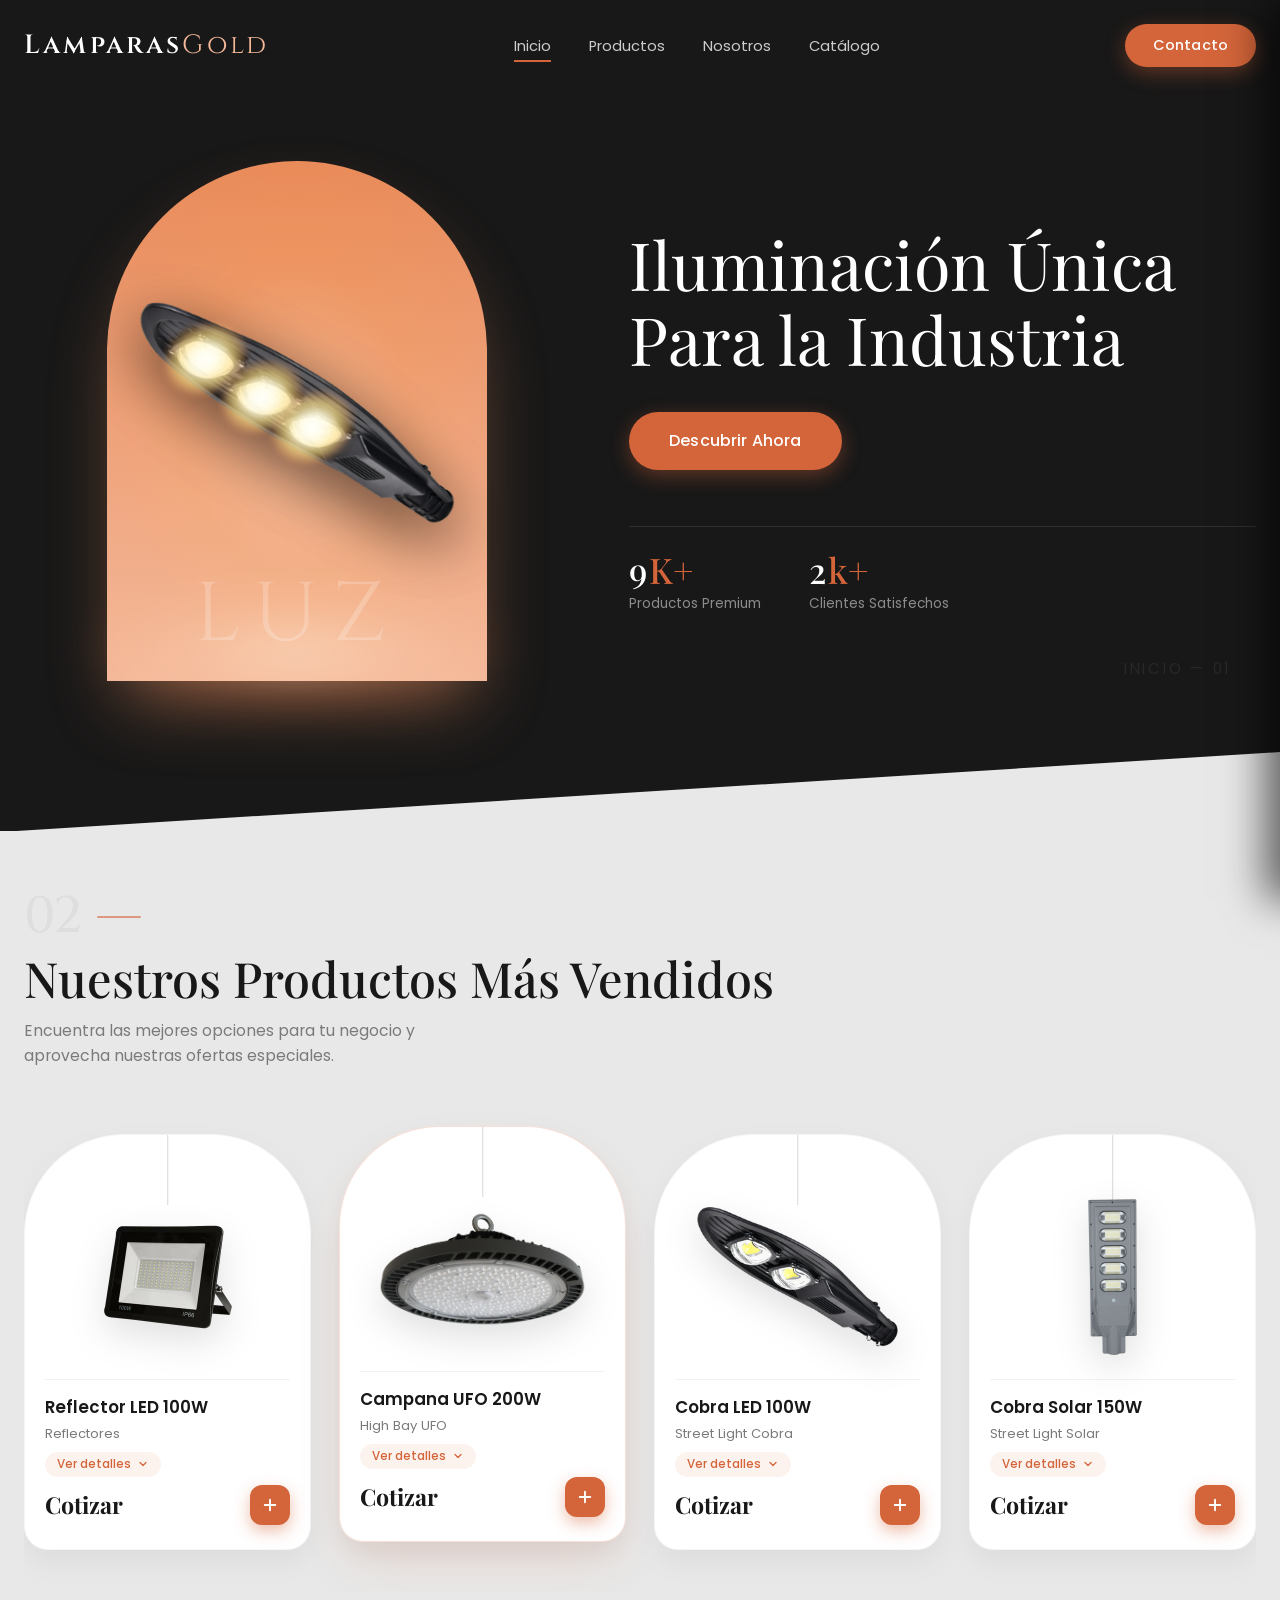
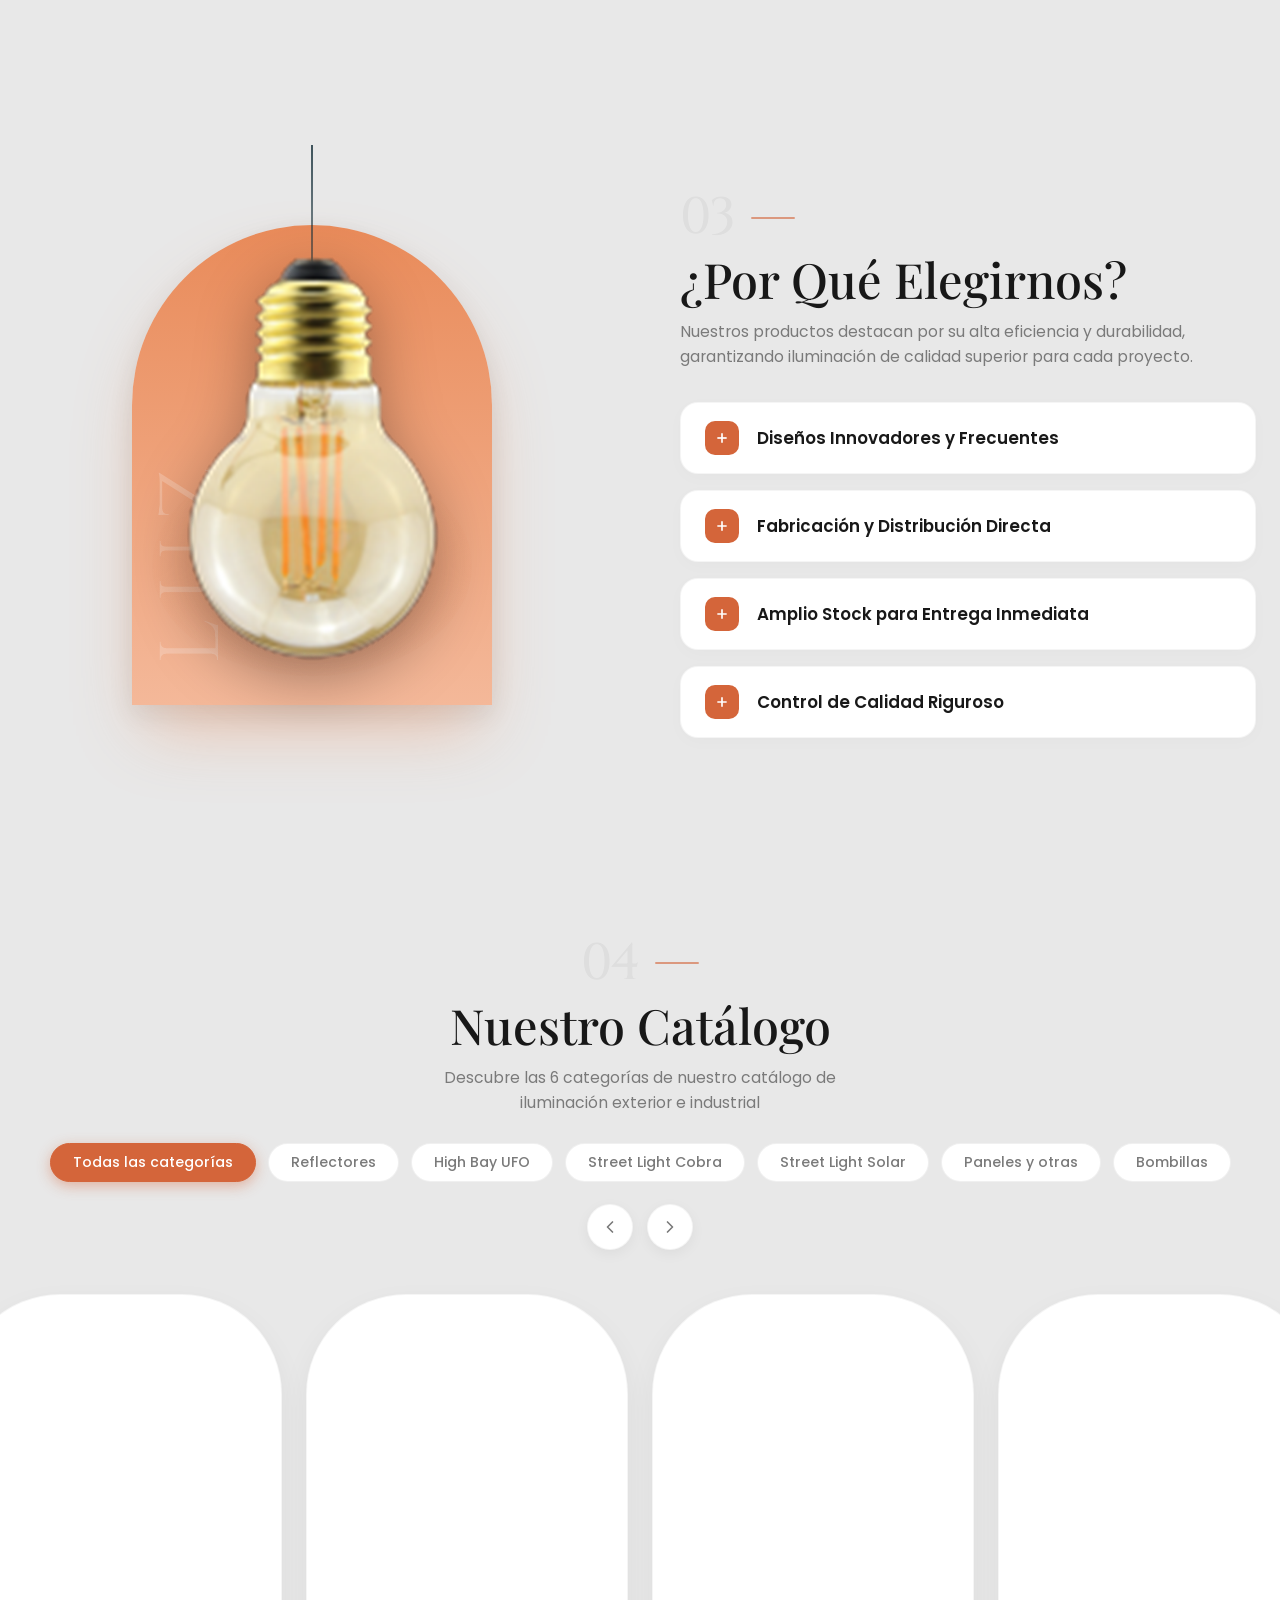
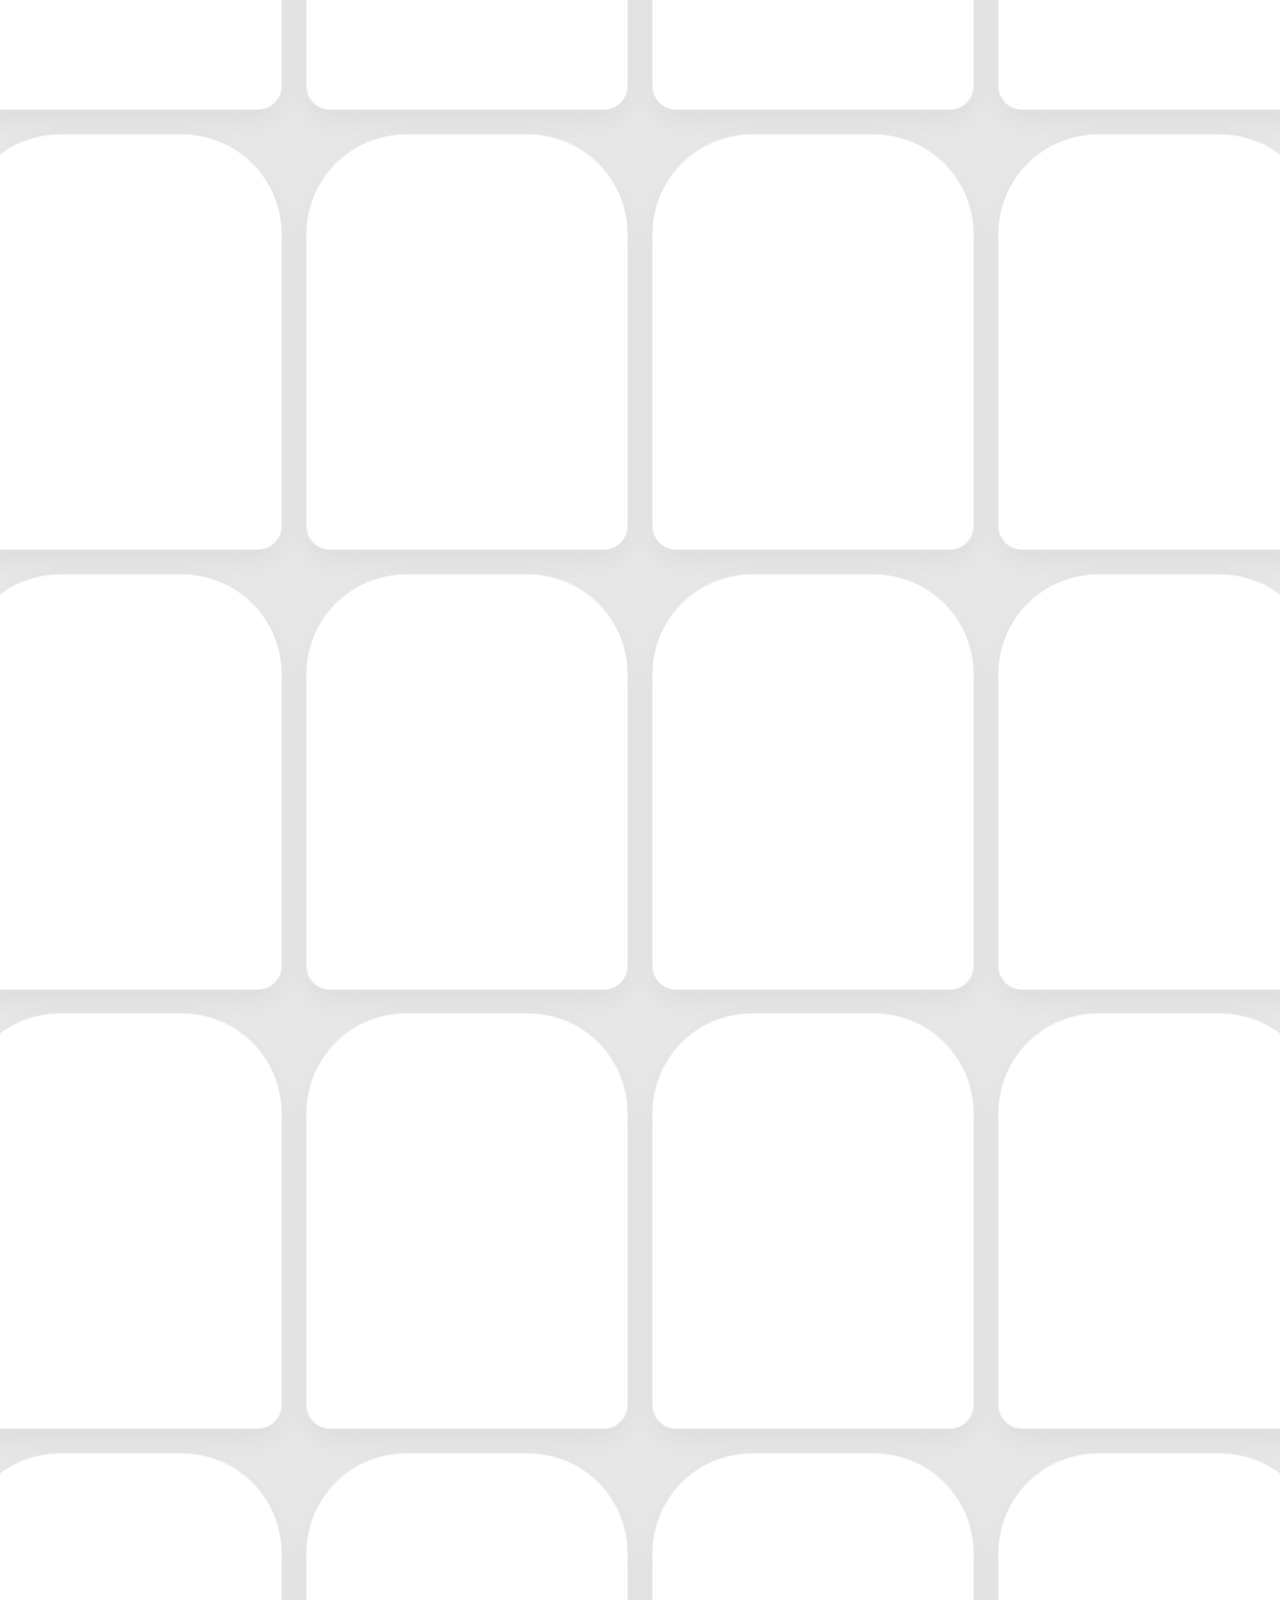
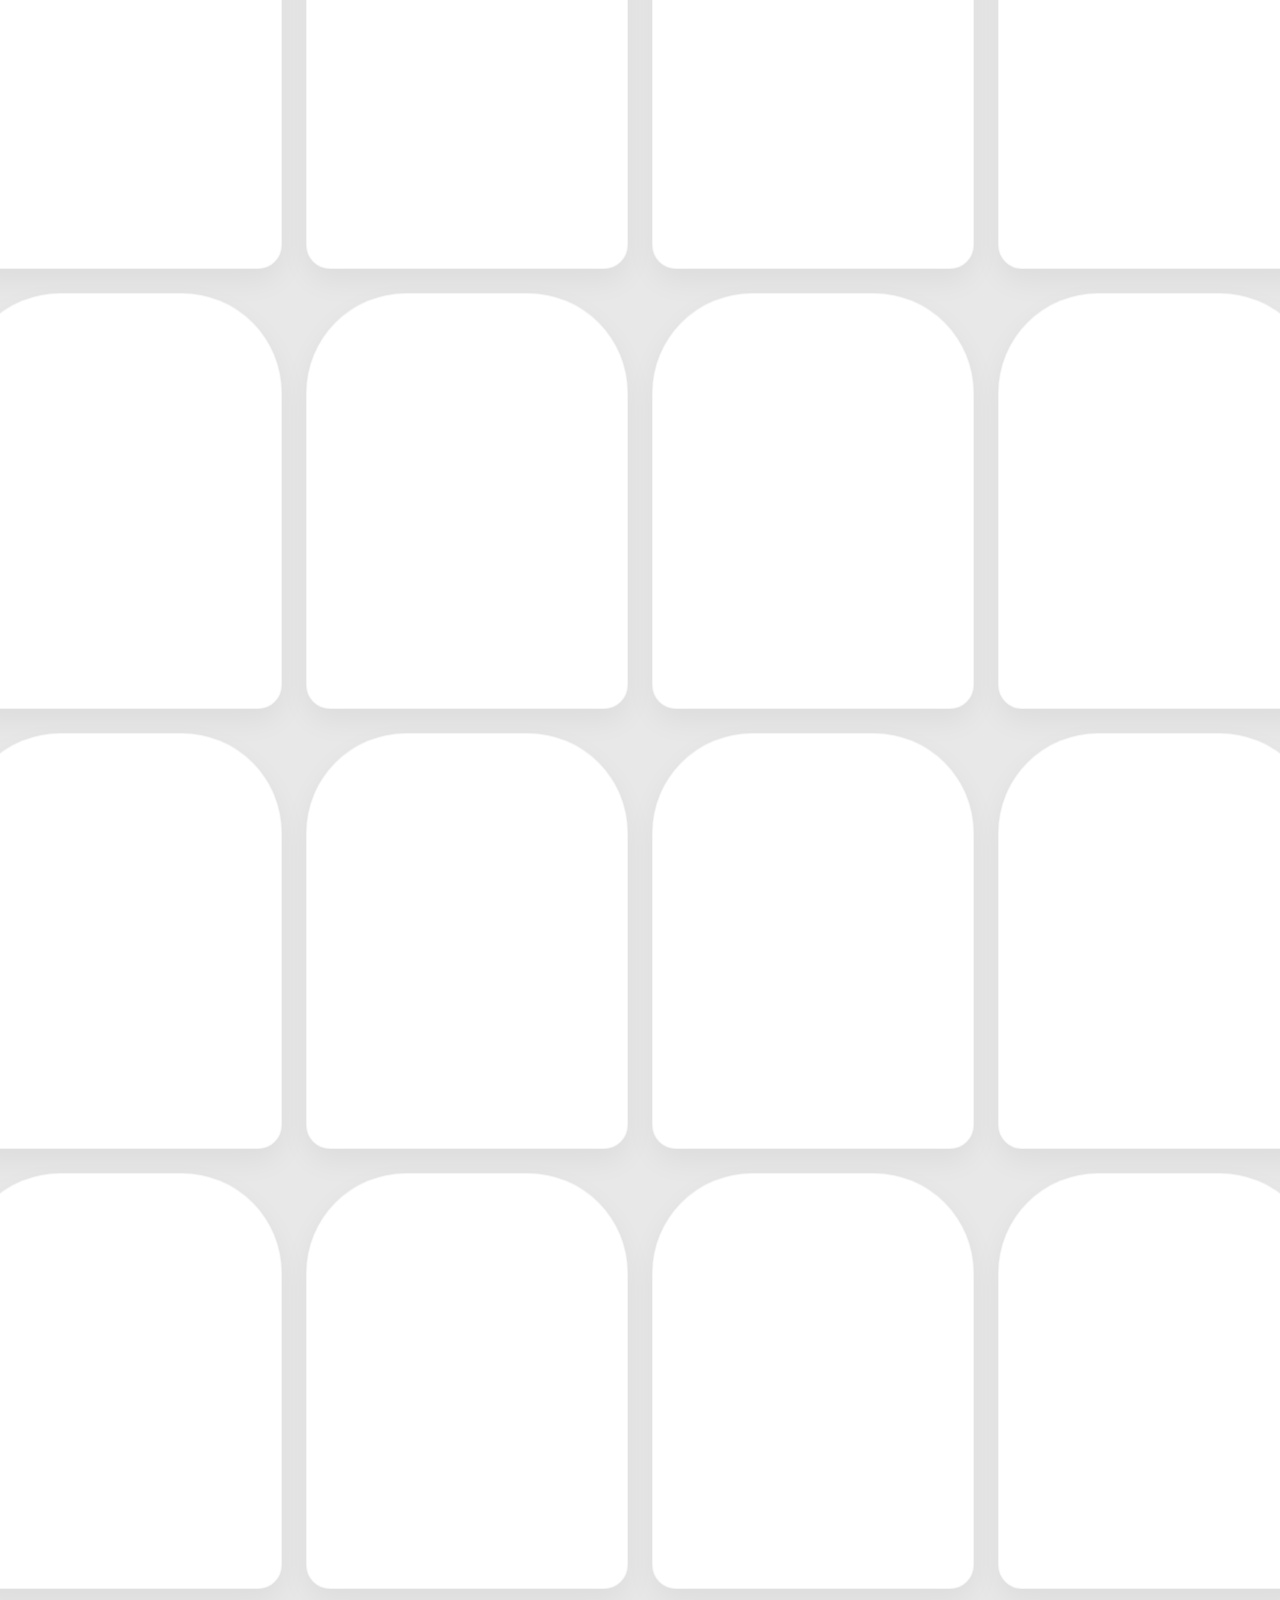
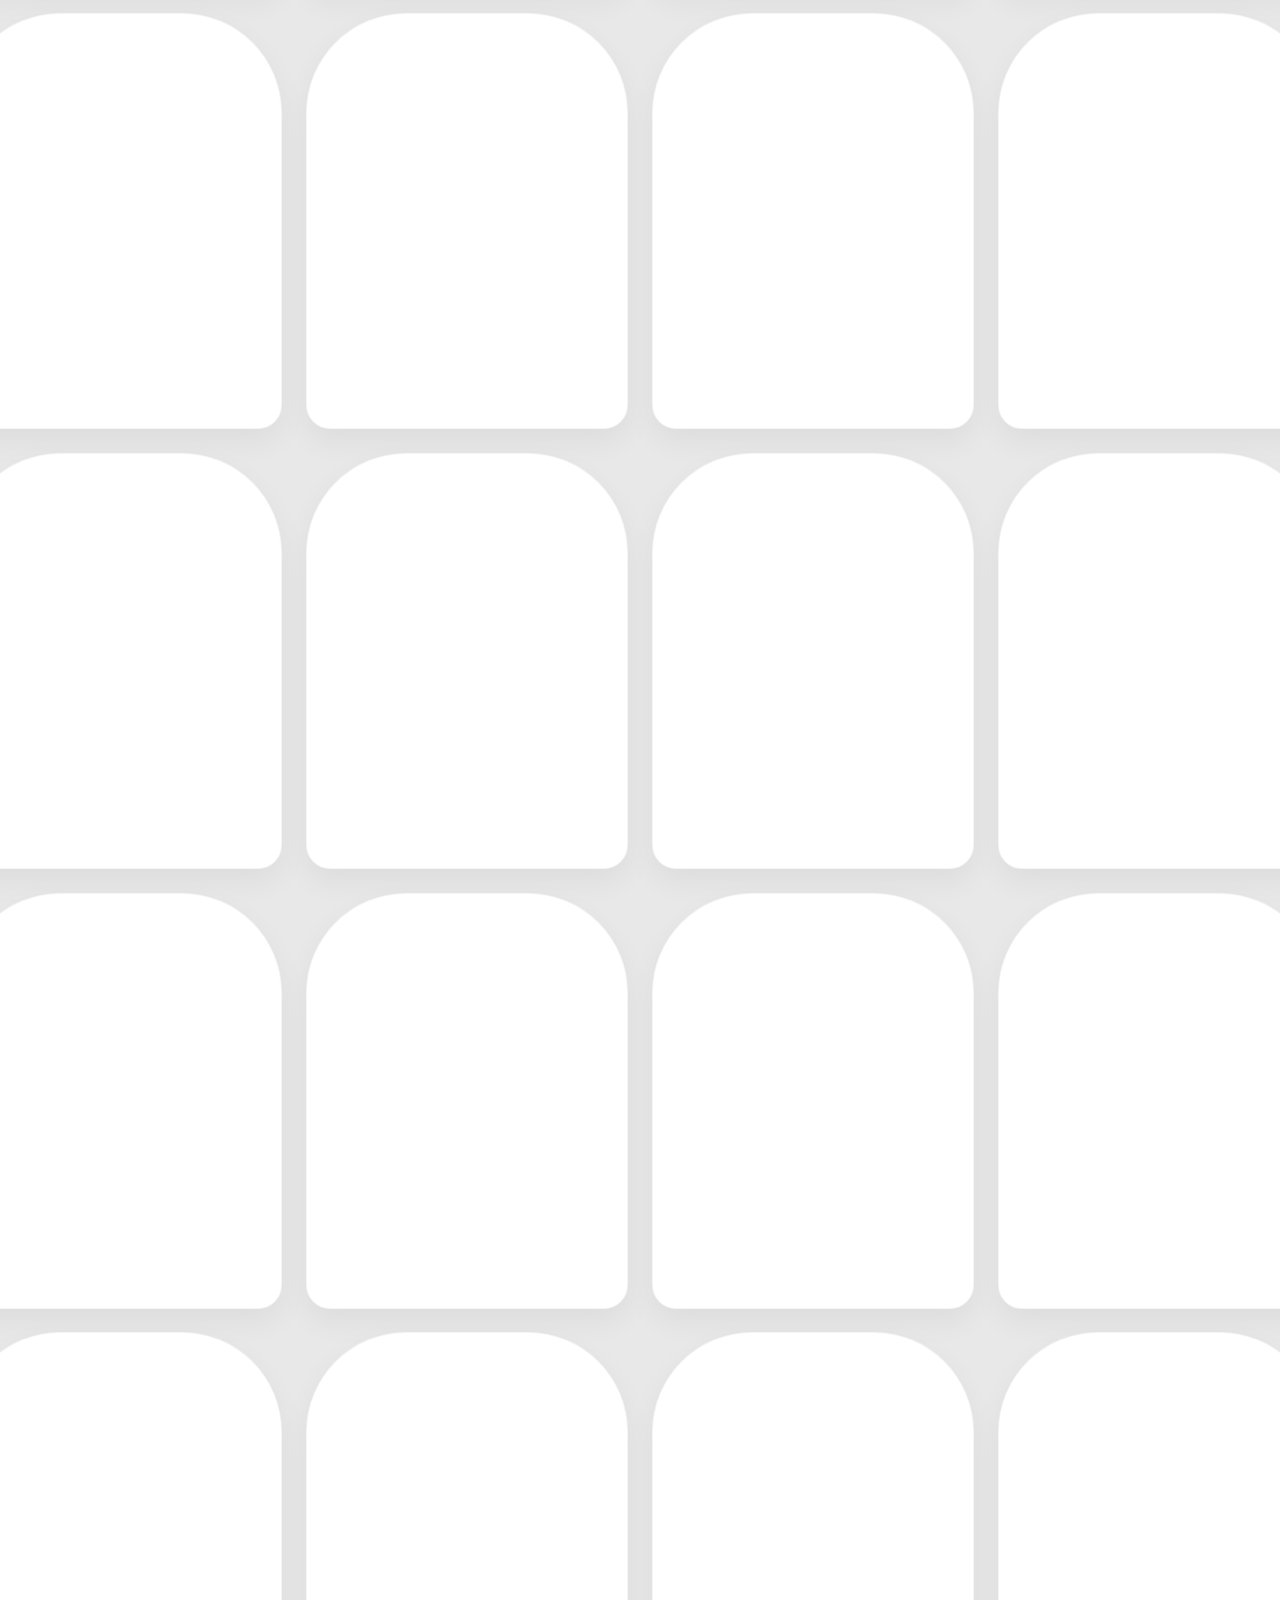
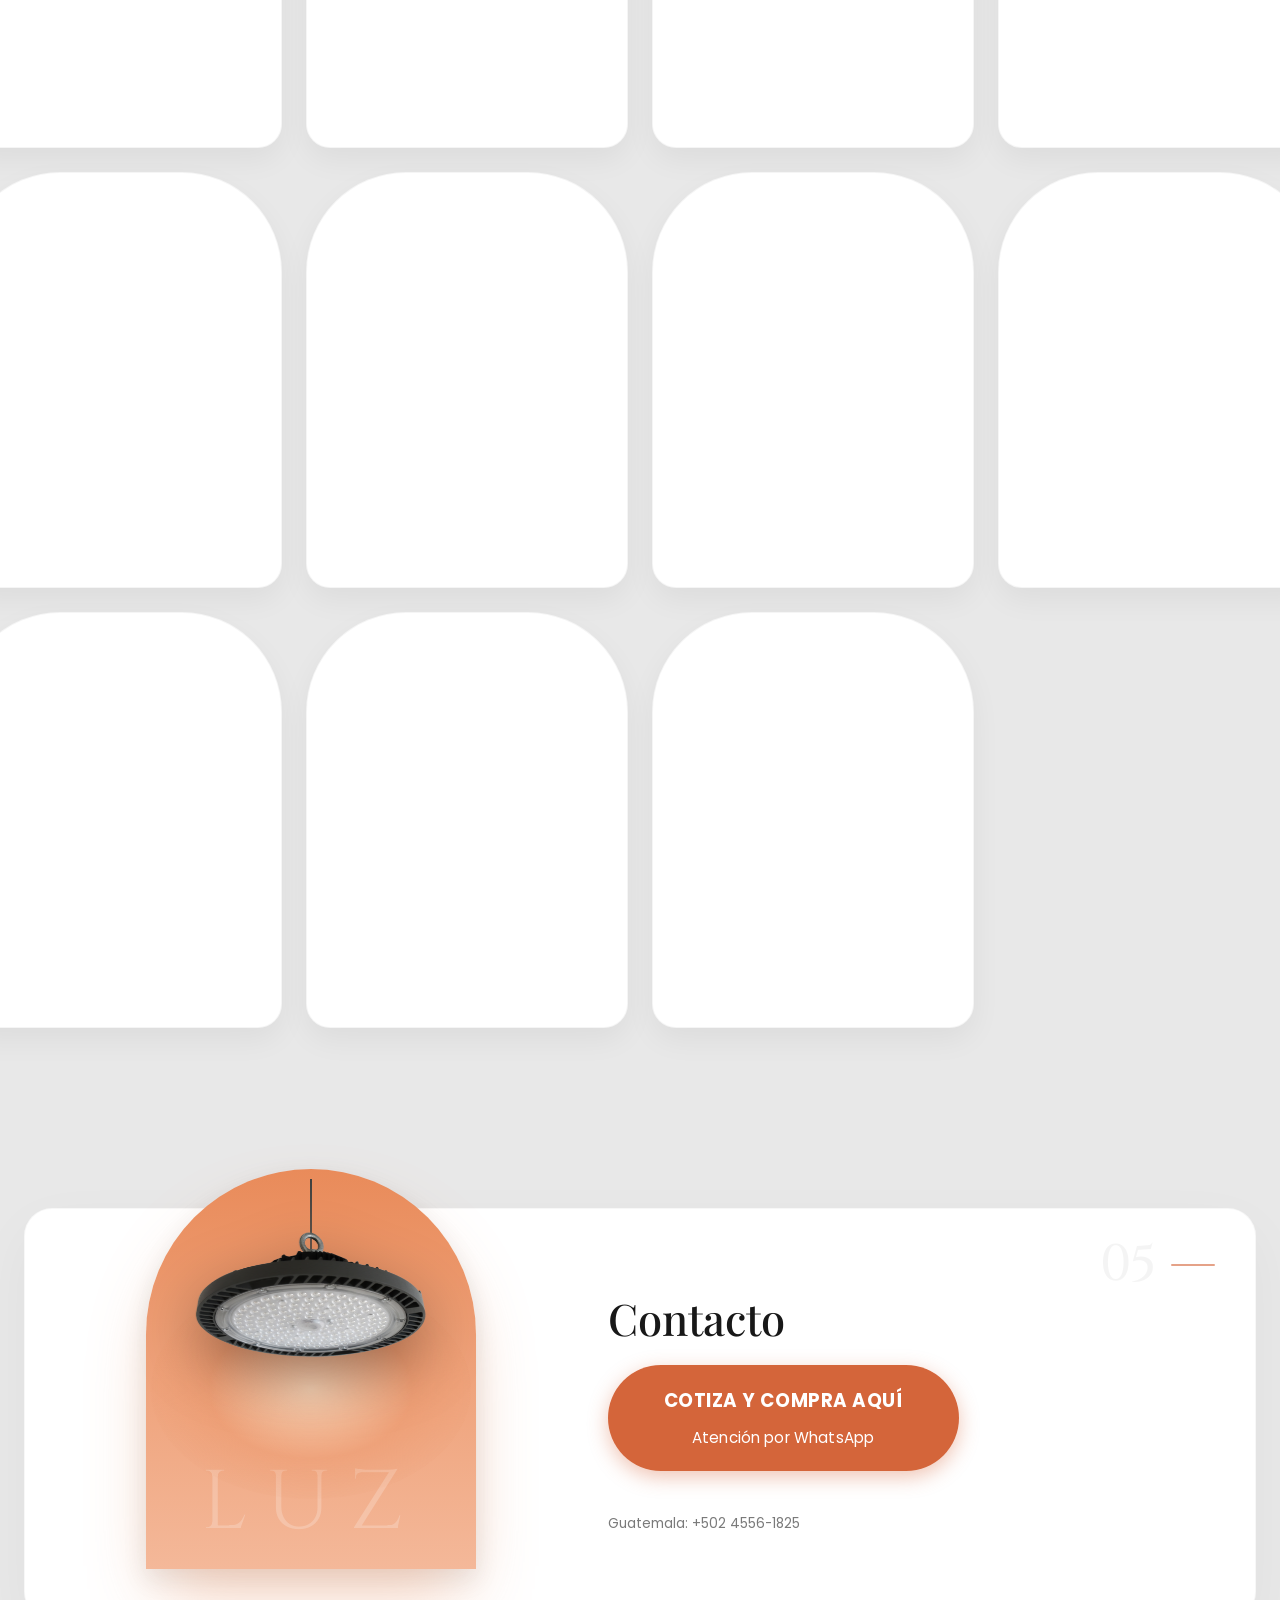
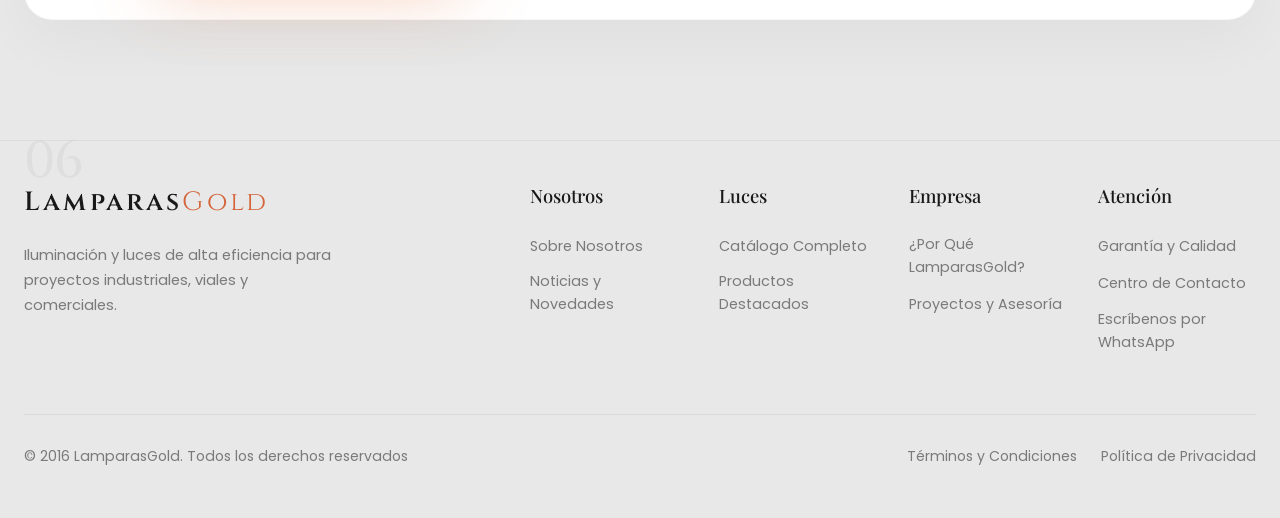
<file: index.html>
<!DOCTYPE html>
<html lang="es">

<head>
  <meta charset="UTF-8">
  <meta name="viewport" content="width=device-width, initial-scale=1.0">
  <title>LamparasGold — Iluminación y Luces de Vanguardia</title>
  <meta name="description"
    content="LamparasGold: Catálogo exclusivo de reflectores LED, campanas High Bay UFO, luces Street Light Cobra y Solar, paneles y bombillas de alta calidad.">

  <!-- Google Fonts: Playfair Display, Poppins & Cinzel con font-display: swap -->
  <link rel="preconnect" href="https://fonts.googleapis.com">
  <link rel="preconnect" href="https://fonts.gstatic.com" crossorigin>
  <link
    href="https://fonts.googleapis.com/css2?family=Cinzel:wght@300;400;500;600&family=Playfair+Display:ital,wght@0,400;0,500;0,600;0,700;1,400&family=Poppins:wght@300;400;500;600;700&display=swap"
    rel="stylesheet">

  <link rel="icon" type="image/png" href="img/logito.jpeg">
  <link rel="stylesheet" href="styles.css">
</head>

<body>

  <!-- Menú drawer móvil (fuera del header para evitar z-index / overflow issues) -->
  <ul class="nav__links" id="navLinks" aria-label="Menú principal">
    <li><a href="#home" class="nav__link active">Inicio</a></li>
    <li><a href="#popular" class="nav__link">Productos</a></li>
    <li><a href="#why-us" class="nav__link">Nosotros</a></li>
    <li><a href="#our-products" class="nav__link">Catálogo</a></li>
    <li class="nav__mobile-cta"><a
        href="https://wa.me/50245561825?text=Hola%2C%20quiero%20informaci%C3%B3n%20sobre%20sus%20luces"
        target="_blank" rel="noopener noreferrer" class="btn btn--pill btn--primary">Cotiza y Compra Aquí</a></li>
  </ul>

  <!-- Overlay oscuro con blur para el menú drawer móvil -->
  <div class="nav-backdrop" id="navBackdrop" aria-hidden="true"></div>

  <!-- ===== 1. NAVBAR + HERO (Fondo #181818 con corte diagonal) ===== -->
  <header class="hero-wrapper" id="home">

    <!-- Navbar -->
    <nav class="navbar" id="navbar" aria-label="Navegación principal">
      <div class="container navbar__inner">
        <!-- Logo -->
        <a href="#home" class="logo" aria-label="LamparasGold Inicio">
          <span class="logo__su">Lamparas</span><span class="logo__light">Gold</span>
        </a>

        <!-- Links desktop (ocultos en móvil — el drawer usa el ul de arriba) -->
        <ul class="nav__links--desktop" aria-hidden="true">
          <li><a href="#home" class="nav__link active">Inicio</a></li>
          <li><a href="#popular" class="nav__link">Productos</a></li>
          <li><a href="#why-us" class="nav__link">Nosotros</a></li>
          <li><a href="#our-products" class="nav__link">Catálogo</a></li>
        </ul>

        <!-- Right CTA & Hamburger -->
        <div class="navbar__actions">
          <a href="https://wa.me/50245561825?text=Hola%2C%20quiero%20informaci%C3%B3n%20sobre%20sus%20luces"
            target="_blank" rel="noopener noreferrer" class="btn btn--pill btn--primary nav__desktop-cta">Contacto</a>
          <button class="menu-toggle" id="menuToggle" aria-label="Abrir menú" aria-expanded="false"
            aria-controls="navLinks">
            <span class="menu-toggle__line"></span>
            <span class="menu-toggle__line"></span>
            <span class="menu-toggle__line"></span>
          </button>
        </div>
      </div>
    </nav>

    <!-- Hero Section -->
    <div class="hero container">
      <div class="hero__grid">

        <!-- Hero Izquierda: Arco Durazno Grande + Lámpara Colgante con Capas Realistas -->
        <div class="hero__visual" id="heroVisual">
          <div class="arch-stage arch-stage--hero">
            <div class="arch arch--peach arch--hero">
              <!-- Watermark horizontal Cinzel -->
              <span class="arch__watermark arch__watermark--hero" aria-hidden="true">LUZ</span>
              <!-- Capa 4a: Resplandor cálido sobre el arco durazno -->
              <div class="hero-arch-glow" id="heroArchGlow" aria-hidden="true"></div>
            </div>

            <!-- Capa 4b: Resplandor proyectado debajo del arco -->
            <div class="hero-floor-glow" id="heroFloorGlow" aria-hidden="true"></div>

            <!-- Contenedor de la luminaria (capas de iluminación realista y encendido/apagado dinámico) -->
            <div class="hero-pendulum" id="heroPendulum">
              <div class="pendant-lamp pendant-lamp--hero" id="heroLamp" title="Haz clic para encender o apagar">
                <!-- Capa 1: Base apagada (imagen atenuada estática con filtro) -->
                <img src="assets/img/cobra_hero.png" alt="" aria-hidden="true"
                  class="pendant-lamp__img pendant-lamp__img--hero lamp-layer lamp-layer--base" width="340"
                  height="247">

                <!-- Capa 2: Encendida (superpuesta, opacidad animada) -->
                <img src="assets/img/cobra_hero_lit.png" alt="Luminaria LED Cobra LamparasGold"
                  class="pendant-lamp__img pendant-lamp__img--hero lamp-layer lamp-layer--lit" id="heroLampLit"
                  width="340" height="247">

                <!-- Capa 3: Halos de luz de los 3 módulos LED -->
                <div class="lamp-bulbs" id="lampBulbs" aria-hidden="true"></div>
              </div>
            </div>
          </div>
        </div>

        <!-- Hero Derecha: Tagline, H1, CTA & Estadísticas -->
        <div class="hero__content">
          <!--div class="badge-tag">
            <span class="badge-tag__dot"></span>
            <span class="badge-tag__text">Iluminación Premiada 2026</span>
          </div-->

          <h1 class="hero__title">
            <span class="hero__title-line">Iluminación Única</span>
            <span class="hero__title-line">Para la Industria</span>
          </h1>

          <div class="hero__actions">
            <a href="#popular" class="btn btn--pill btn--primary btn--hero">Descubrir Ahora</a>
            <!--<button class="btn-play" id="btnPlayVideo" type="button" aria-label="Reproducir video de presentación">
              <span class="btn-play__circle">
                <svg viewBox="0 0 24 24" class="btn-play__icon" aria-hidden="true">
                  <polygon points="9.5 7.5 16.5 12 9.5 16.5" fill="currentColor" />
                </svg>
              </span>
              span class="btn-play__label">Ver Video</span
            </button>-->
          </div>

          <!-- Estadísticas -->
          <div class="stats-row" id="statsRow">
            <div class="stat-item">
              <div class="stat-item__value"><span class="counter" data-target="9">0</span><span
                  class="stat-item__accent">K+</span></div>
              <p class="stat-item__label">Productos Premium</p>
            </div>
            <div class="stat-item">
              <div class="stat-item__value"><span class="counter" data-target="2">0</span><span
                  class="stat-item__accent">k+</span></div>
              <p class="stat-item__label">Clientes Satisfechos</p>
            </div>
            <!--div class="stat-item">
              <div class="stat-item__value"><span class="counter" data-target="28">0</span><span
                  class="stat-item__accent">+</span></div>
              <p class="stat-item__label">Premios y Reconocimientos</p>
            </div-->
          </div>
        </div>

      </div>

      <!-- Fantasma "Inicio — 01" en la esquina inferior derecha del corte diagonal -->
      <div class="hero__ghost-label" aria-hidden="true">
        <span>Inicio — 01</span>
      </div>
    </div>

    <!-- Corte diagonal hacia fondo de la página -->
    <div class="hero-diagonal-cut" aria-hidden="true"></div>
  </header>

  <main>

    <!-- ===== 2. POPULAR PRODUCT (02) ===== -->
    <section class="section section--popular" id="popular" aria-labelledby="titlePopular">
      <div class="container">

        <!-- Header con número fantasma 02 -->
        <div class="section-header" data-reveal>
          <div class="section-header__text">
            <div class="ghost-number" aria-hidden="true">
              <span class="ghost-number__num">02</span>
              <span class="ghost-number__line"></span>
            </div>
            <h2 class="section-title" id="titlePopular">Nuestros Productos Más Vendidos</h2>
            <p class="section-subtitle">Encuentra las mejores opciones para tu negocio y aprovecha nuestras ofertas especiales.</p>
          </div>
        </div>

        <!-- Fila de 4 tarjetas en arco con carrusel -->
        <div class="popular-carousel-viewport" id="popularViewport" aria-live="off">
          <div class="popular-carousel-track" id="popularTrack">

            <!-- Card 1 -->
            <article tabindex="0" role="region" aria-label="Reflector LED 100W" class="arch-card" data-tilt>
              <div class="arch-card__top">
                <div class="arch-card__wire" aria-hidden="true"></div>
                <div class="arch-card__img-box">
                  <img
                    src="assets/img/catalogo/01_Reflectores/60055F-DL_Reflector_100W_(tambien_usada_en_200W_y_250W).png"
                    alt="Reflector LED 100W LamparasGold" class="arch-card__img" loading="lazy" decoding="async" width="220"
                    height="260">
                </div>
              </div>
              <div class="arch-card__body">
                <h3 class="arch-card__title">Reflector LED 100W</h3>
                <span class="arch-card__category">Reflectores</span>
                <button type="button" class="arch-card__toggle-hint" aria-expanded="false" aria-label="Ver detalles de Reflector LED 100W">
                  <span class="arch-card__toggle-text">Ver detalles</span>
                  <svg class="arch-card__toggle-icon" viewBox="0 0 24 24" fill="none" stroke="currentColor" stroke-width="2.5" stroke-linecap="round" stroke-linejoin="round" aria-hidden="true">
                    <polyline points="6 9 12 15 18 9"></polyline>
                  </svg>
                </button>
                <div class="arch-card__desc" aria-hidden="true">
                  <p class="arch-card__desc-text">Iluminación LED de alto flujo luminoso y certificación IP66. Carcasa robusta de aluminio anticorrosivo, recomendada para canchas recreativas, talleres y bodegas.</p>
                </div>
                <div class="arch-card__bottom">
                  <span class="arch-card__price">Cotizar</span>
                  <a href="https://wa.me/50245561825?text=Hola%2C%20quiero%20informaci%C3%B3n%20sobre%20Reflectores"
                    target="_blank" rel="noopener noreferrer" class="btn-plus"
                    aria-label="Cotizar Reflector LED 100W por WhatsApp">
                    <svg viewBox="0 0 24 24" fill="none" stroke="currentColor" stroke-width="2.5" stroke-linecap="round"
                      stroke-linejoin="round" aria-hidden="true">
                      <line x1="12" y1="5" x2="12" y2="19"></line>
                      <line x1="5" y1="12" x2="19" y2="12"></line>
                    </svg>
                  </a>
                </div>
              </div>
            </article>

            <!-- Card 2 (Activa/Resaltada por defecto: Campana UFO 200W) -->
            <article tabindex="0" role="region" aria-label="Campana UFO 200W" class="arch-card is-active" data-tilt>
              <div class="arch-card__top">
                <div class="arch-card__wire" aria-hidden="true"></div>
                <div class="arch-card__img-box">
                  <img src="assets/img/catalogo/02_High_Bay_UFO/60056B_UFO_200W.png"
                    alt="Campana Industrial High Bay UFO 200W LamparasGold" class="arch-card__img" loading="lazy" decoding="async"
                    width="220" height="260">
                </div>
              </div>
              <div class="arch-card__body">
                <h3 class="arch-card__title">Campana UFO 200W</h3>
                <span class="arch-card__category">High Bay UFO</span>
                <button type="button" class="arch-card__toggle-hint" aria-expanded="false" aria-label="Ver detalles de Campana UFO 200W">
                  <span class="arch-card__toggle-text">Ver detalles</span>
                  <svg class="arch-card__toggle-icon" viewBox="0 0 24 24" fill="none" stroke="currentColor" stroke-width="2.5" stroke-linecap="round" stroke-linejoin="round" aria-hidden="true">
                    <polyline points="6 9 12 15 18 9"></polyline>
                  </svg>
                </button>
                <div class="arch-card__desc" aria-hidden="true">
                  <p class="arch-card__desc-text">Campana industrial de 200W de alto rendimiento y encendido instantáneo sin parpadeo. Protección hermética contra polvo y vapores para naves de gran altura.</p>
                </div>
                <div class="arch-card__bottom">
                  <span class="arch-card__price">Cotizar</span>
                  <a href="https://wa.me/50245561825?text=Hola%2C%20quiero%20informaci%C3%B3n%20sobre%20High%20Bay%20UFO"
                    target="_blank" rel="noopener noreferrer" class="btn-plus"
                    aria-label="Cotizar Campana UFO 200W por WhatsApp">
                    <svg viewBox="0 0 24 24" fill="none" stroke="currentColor" stroke-width="2.5" stroke-linecap="round"
                      stroke-linejoin="round" aria-hidden="true">
                      <line x1="12" y1="5" x2="12" y2="19"></line>
                      <line x1="5" y1="12" x2="19" y2="12"></line>
                    </svg>
                  </a>
                </div>
              </div>
            </article>

            <!-- Card 3 -->
            <article tabindex="0" role="region" aria-label="Cobra LED 100W" class="arch-card" data-tilt>
              <div class="arch-card__top">
                <div class="arch-card__wire" aria-hidden="true"></div>
                <div class="arch-card__img-box">
                  <img src="assets/img/catalogo/03_Street_Light_Cobra/60066B-2_Cobra_100W.png"
                    alt="Luminaria Street Light Cobra 100W LamparasGold" class="arch-card__img" loading="lazy" decoding="async"
                    width="220" height="260">
                </div>
              </div>
              <div class="arch-card__body">
                <h3 class="arch-card__title">Cobra LED 100W</h3>
                <span class="arch-card__category">Street Light Cobra</span>
                <button type="button" class="arch-card__toggle-hint" aria-expanded="false" aria-label="Ver detalles de Cobra LED 100W">
                  <span class="arch-card__toggle-text">Ver detalles</span>
                  <svg class="arch-card__toggle-icon" viewBox="0 0 24 24" fill="none" stroke="currentColor" stroke-width="2.5" stroke-linecap="round" stroke-linejoin="round" aria-hidden="true">
                    <polyline points="6 9 12 15 18 9"></polyline>
                  </svg>
                </button>
                <div class="arch-card__desc" aria-hidden="true">
                  <p class="arch-card__desc-text">Luminaria de alumbrado público con cuerpo de aluminio fundido a presión y protección IP65/IK08. Ideal para vías principales y calles residenciales de tráfico medio.</p>
                </div>
                <div class="arch-card__bottom">
                  <span class="arch-card__price">Cotizar</span>
                  <a href="https://wa.me/50245561825?text=Hola%2C%20quiero%20informaci%C3%B3n%20sobre%20Street%20Light%20Cobra"
                    target="_blank" rel="noopener noreferrer" class="btn-plus"
                    aria-label="Cotizar Cobra LED 100W por WhatsApp">
                    <svg viewBox="0 0 24 24" fill="none" stroke="currentColor" stroke-width="2.5" stroke-linecap="round"
                      stroke-linejoin="round" aria-hidden="true">
                      <line x1="12" y1="5" x2="12" y2="19"></line>
                      <line x1="5" y1="12" x2="19" y2="12"></line>
                    </svg>
                  </a>
                </div>
              </div>
            </article>

            <!-- Card 4 -->
            <article tabindex="0" role="region" aria-label="Cobra Solar 150W" class="arch-card" data-tilt>
              <div class="arch-card__top">
                <div class="arch-card__wire" aria-hidden="true"></div>
                <div class="arch-card__img-box">
                  <img src="assets/img/catalogo/04_Street_Light_Solar/60086L_Cobra_Solar_150W.png"
                    alt="Luminaria Street Light Solar 150W LamparasGold" class="arch-card__img" loading="lazy" decoding="async"
                    width="220" height="260">
                </div>
              </div>
              <div class="arch-card__body">
                <h3 class="arch-card__title">Cobra Solar 150W</h3>
                <span class="arch-card__category">Street Light Solar</span>
                <button type="button" class="arch-card__toggle-hint" aria-expanded="false" aria-label="Ver detalles de Cobra Solar 150W">
                  <span class="arch-card__toggle-text">Ver detalles</span>
                  <svg class="arch-card__toggle-icon" viewBox="0 0 24 24" fill="none" stroke="currentColor" stroke-width="2.5" stroke-linecap="round" stroke-linejoin="round" aria-hidden="true">
                    <polyline points="6 9 12 15 18 9"></polyline>
                  </svg>
                </button>
                <div class="arch-card__desc" aria-hidden="true">
                  <p class="arch-card__desc-text">Sistema de iluminación solar de alta capacidad con control remoto multifunción. Operación programable para condominios, granjas y vías sin red eléctrica.</p>
                </div>
                <div class="arch-card__bottom">
                  <span class="arch-card__price">Cotizar</span>
                  <a href="https://wa.me/50245561825?text=Hola%2C%20quiero%20informaci%C3%B3n%20sobre%20Street%20Light%20Solar"
                    target="_blank" rel="noopener noreferrer" class="btn-plus"
                    aria-label="Cotizar Cobra Solar 150W por WhatsApp">
                    <svg viewBox="0 0 24 24" fill="none" stroke="currentColor" stroke-width="2.5" stroke-linecap="round"
                      stroke-linejoin="round" aria-hidden="true">
                      <line x1="12" y1="5" x2="12" y2="19"></line>
                      <line x1="5" y1="12" x2="19" y2="12"></line>
                    </svg>
                  </a>
                </div>
              </div>
            </article>

          </div>
        </div>

      </div>
    </section>


    <!-- ===== 3. WHY CHOOSE US (03) ===== -->
    <section class="section section--why-us" id="why-us" aria-labelledby="titleWhyUs">
      <div class="container">
        <div class="feature-block-grid">

          <!-- Izquierda: Arco durazno grande con lámpara domo y LUZ vertical a la izquierda -->
          <div class="feature-block-visual" data-reveal>
            <div class="arch-stage arch-stage--feature">
              <div class="arch arch--peach arch--feature">
                <!-- Marca de agua vertical izquierda -->
                <span class="arch__watermark arch__watermark--vertical-left" aria-hidden="true">LUZ</span>
              </div>
              <div class="pendant-wire" aria-hidden="true"></div>
              <div class="pendant-lamp pendant-lamp--feature" data-pendulum>
                <div class="pendant-lamp__glow" aria-hidden="true"></div>
                <img src="assets/img/G16C_G16_5W_hanging.png"
                  alt="Luminaria Industrial High Bay UFO LamparasGold" class="pendant-lamp__img" loading="lazy"
                  width="380" height="480">
              </div>
            </div>
          </div>

          <!-- Derecha: Título, Párrafo y Acordeón interactivo -->
          <div class="feature-block-info" data-reveal>
            <div class="ghost-number" aria-hidden="true">
              <span class="ghost-number__num">03</span>
              <span class="ghost-number__line"></span>
            </div>

            <h2 class="section-title" id="titleWhyUs">¿Por Qué Elegirnos?</h2>
            <p class="section-subtitle section-subtitle--block">
              Nuestros productos destacan por su alta eficiencia y durabilidad, garantizando iluminación de calidad superior para cada proyecto.
            </p>
            <div class="accordion" id="whyAccordion" role="tablist" aria-label="Razones para elegirnos">
              <div class="accordion__item">
                <button class="accordion__header" type="button" aria-expanded="false" aria-controls="accContent1"
                  id="accHeader1">
                  <span class="accordion__icon" aria-hidden="true">
                    <svg viewBox="0 0 24 24" fill="none" stroke="currentColor" stroke-width="2.5">
                      <line x1="12" y1="5" x2="12" y2="19"></line>
                      <line x1="5" y1="12" x2="19" y2="12"></line>
                    </svg>
                  </span>
                  <span class="accordion__title">Diseños Innovadores y Frecuentes</span>
                </button>
                <div class="accordion__collapse" id="accContent1" role="tabpanel" aria-labelledby="accHeader1" hidden>
                  <div class="accordion__body">
                    <p>Incorporamos continuamente modelos con tecnología óptica de vanguardia y material de aluminio.</p>
                  </div>
                </div>
              </div>

              
              <div class="accordion__item ">
                <button class="accordion__header" type="button" aria-expanded="true" aria-controls="accContent2"
                  id="accHeader2">
                  <span class="accordion__icon" aria-hidden="true">
                    <svg viewBox="0 0 24 24" fill="none" stroke="currentColor" stroke-width="2.5">
                      <line x1="12" y1="5" x2="12" y2="19"></line>
                      <line x1="5" y1="12" x2="19" y2="12"></line>
                    </svg>
                  </span>
                  <span class="accordion__title">Fabricación y Distribución Directa</span>
                </button>
                <div class="accordion__collapse" id="accContent2" role="tabpanel" aria-labelledby="accHeader2">
                  <div class="accordion__body">
                    <p>Contamos con la cadena completa de manufactura de iluminación y ofrecemos los precios más competitivos del mercado.</p>
                  </div>
                </div>
              </div>

              
              <div class="accordion__item">
                <button class="accordion__header" type="button" aria-expanded="false" aria-controls="accContent3"
                  id="accHeader3">
                  <span class="accordion__icon" aria-hidden="true">
                    <svg viewBox="0 0 24 24" fill="none" stroke="currentColor" stroke-width="2.5">
                      <line x1="12" y1="5" x2="12" y2="19"></line>
                      <line x1="5" y1="12" x2="19" y2="12"></line>
                    </svg>
                  </span>
                  <span class="accordion__title">Amplio Stock para Entrega Inmediata</span>
                </button>
                <div class="accordion__collapse" id="accContent3" role="tabpanel" aria-labelledby="accHeader3" hidden>
                  <div class="accordion__body">
                    <p>Disponemos de un amplio inventario y respuesta rápida tanto para proyectos residenciales como para desarrollos comerciales e industriales.</p>
                  </div>
                </div>
              </div>

              
              <div class="accordion__item">
                <button class="accordion__header" type="button" aria-expanded="false" aria-controls="accContent4"
                  id="accHeader4">
                  <span class="accordion__icon" aria-hidden="true">
                    <svg viewBox="0 0 24 24" fill="none" stroke="currentColor" stroke-width="2.5">
                      <line x1="12" y1="5" x2="12" y2="19"></line>
                      <line x1="5" y1="12" x2="19" y2="12"></line>
                    </svg>
                  </span>
                  <span class="accordion__title">Control de Calidad Riguroso</span>
                </button>
                <div class="accordion__collapse" id="accContent4" role="tabpanel" aria-labelledby="accHeader4" hidden>
                  <div class="accordion__body">
                    <p>Cada luminaria supera exhaustivas pruebas fotométricas, normativas de seguridad eléctrica y auditorías de resistencia.</p>
                  </div>
                </div>
              </div>

            </div>
          </div>
        </div>
      </div>
    </section> 


    <!-- ===== 4. OUR PRODUCT (04) ===== -->
    <section class="section section--our-products" id="our-products" aria-labelledby="titleOurProduct">
      <div class="container">

        <!-- Header centrado con número fantasma 04 -->
        <div class="section-header section-header--center" data-reveal>
          <div class="ghost-number ghost-number--center" aria-hidden="true">
            <span class="ghost-number__num">04</span>
            <span class="ghost-number__line"></span>
          </div>
          <h2 class="section-title section-title--center" id="titleOurProduct">Nuestro Catálogo</h2>
          <p class="section-subtitle section-subtitle--center">
            Descubre las 6 categorías de nuestro catálogo de iluminación exterior e industrial
          </p>

          <!-- Filtros de categoría y búsqueda rápida integrada -->
          <div class="products-control-bar">
            <div class="category-pills" id="categoryPills" role="tablist" aria-label="Filtrar por categoría">
              <button class="pill-filter is-active" type="button" data-filter="all">Todas las categorías</button>
              <button class="pill-filter" type="button" data-filter="01">Reflectores</button>
              <button class="pill-filter" type="button" data-filter="02">High Bay UFO</button>
              <button class="pill-filter" type="button" data-filter="03">Street Light Cobra</button>
              <button class="pill-filter" type="button" data-filter="04">Street Light Solar</button>
              <button class="pill-filter" type="button" data-filter="05">Paneles y otras</button>
              <button class="pill-filter" type="button" data-filter="06">Bombillas</button>
            </div>

            <!-- Botones circulares centrados debajo -->
            <div class="carousel-nav carousel-nav--center" role="toolbar" aria-label="Controles de catálogo">
              <button class="nav-circle-btn" id="ourProdPrev" aria-label="Página anterior">
                <svg viewBox="0 0 24 24" fill="none" stroke="currentColor" stroke-width="2" stroke-linecap="round"
                  stroke-linejoin="round" aria-hidden="true">
                  <polyline points="15 18 9 12 15 6"></polyline>
                </svg>
              </button>
              <button class="nav-circle-btn" id="ourProdNext" aria-label="Página siguiente">
                <svg viewBox="0 0 24 24" fill="none" stroke="currentColor" stroke-width="2" stroke-linecap="round"
                  stroke-linejoin="round" aria-hidden="true">
                  <polyline points="9 18 15 12 9 6"></polyline>
                </svg>
              </button>
            </div>
          </div>
        </div>

        <!-- Cuadrícula de todos los productos individuales con tarjetas de arco -->
        <div class="our-products-grid" id="ourProductsGrid">

          <!-- ===== CATEGORÍA 01: REFLECTORES (8 productos) ===== -->

          <!-- Reflector 20W -->
          <article tabindex="0" role="region" aria-label="Reflector LED 20W" class="arch-card" data-category="01" data-tilt>
            <div class="arch-card__top">
              <div class="arch-card__wire" aria-hidden="true"></div>
              <div class="arch-card__img-box">
                <img src="assets/img/catalogo/01_Reflectores/60055B-DL_Reflector_20W.png"
                  alt="Reflector LED 20W LamparasGold" class="arch-card__img" loading="lazy" width="220" height="260">
              </div>
            </div>
            <div class="arch-card__body">
              <h3 class="arch-card__title">Reflector LED 20W</h3>
              <span class="arch-card__category">Reflectores</span>
                <button type="button" class="arch-card__toggle-hint" aria-expanded="false" aria-label="Ver detalles de Reflector LED 20W">
                  <span class="arch-card__toggle-text">Ver detalles</span>
                  <svg class="arch-card__toggle-icon" viewBox="0 0 24 24" fill="none" stroke="currentColor" stroke-width="2.5" stroke-linecap="round" stroke-linejoin="round" aria-hidden="true">
                    <polyline points="6 9 12 15 18 9"></polyline>
                  </svg>
                </button>
                <div class="arch-card__desc" aria-hidden="true">
                  <p class="arch-card__desc-text">Proyector compacto LED de alta eficiencia (IP66). Chasis de aluminio fundido resistente a intemperie, ideal para accesos, balcones y jardines residenciales.</p>
                </div>
              <div class="arch-card__bottom">
                <span class="arch-card__price">Cotizar</span>
                <a href="https://wa.me/50245561825?text=Hola%2C%20quiero%20informaci%C3%B3n%20sobre%20Reflector%20LED%2020W"
                  target="_blank" rel="noopener noreferrer" class="btn-plus" aria-label="Cotizar Reflector LED 20W por WhatsApp">
                  <svg viewBox="0 0 24 24" fill="none" stroke="currentColor" stroke-width="2.5" stroke-linecap="round" stroke-linejoin="round" aria-hidden="true">
                    <line x1="12" y1="5" x2="12" y2="19"></line><line x1="5" y1="12" x2="19" y2="12"></line>
                  </svg>
                </a>
              </div>
            </div>
          </article>

          <!-- Reflector 30W -->
          <article tabindex="0" role="region" aria-label="Reflector LED 30W" class="arch-card" data-category="01" data-tilt>
            <div class="arch-card__top">
              <div class="arch-card__wire" aria-hidden="true"></div>
              <div class="arch-card__img-box">
                <img src="assets/img/catalogo/01_Reflectores/60055C-DL_Reflector_30W.png"
                  alt="Reflector LED 30W LamparasGold" class="arch-card__img" loading="lazy" width="220" height="260">
              </div>
            </div>
            <div class="arch-card__body">
              <h3 class="arch-card__title">Reflector LED 30W</h3>
              <span class="arch-card__category">Reflectores</span>
                <button type="button" class="arch-card__toggle-hint" aria-expanded="false" aria-label="Ver detalles de Reflector LED 30W">
                  <span class="arch-card__toggle-text">Ver detalles</span>
                  <svg class="arch-card__toggle-icon" viewBox="0 0 24 24" fill="none" stroke="currentColor" stroke-width="2.5" stroke-linecap="round" stroke-linejoin="round" aria-hidden="true">
                    <polyline points="6 9 12 15 18 9"></polyline>
                  </svg>
                </button>
                <div class="arch-card__desc" aria-hidden="true">
                  <p class="arch-card__desc-text">Luminaria exterior de 30W con disipador térmico optimizado y protección IP66. Haz de luz amplio y brillante para terrazas, patios y entradas de garaje.</p>
                </div>
              <div class="arch-card__bottom">
                <span class="arch-card__price">Cotizar</span>
                <a href="https://wa.me/50245561825?text=Hola%2C%20quiero%20informaci%C3%B3n%20sobre%20Reflector%20LED%2030W"
                  target="_blank" rel="noopener noreferrer" class="btn-plus" aria-label="Cotizar Reflector LED 30W por WhatsApp">
                  <svg viewBox="0 0 24 24" fill="none" stroke="currentColor" stroke-width="2.5" stroke-linecap="round" stroke-linejoin="round" aria-hidden="true">
                    <line x1="12" y1="5" x2="12" y2="19"></line><line x1="5" y1="12" x2="19" y2="12"></line>
                  </svg>
                </a>
              </div>
            </div>
          </article>

          <!-- Reflector 50W -->
          <article tabindex="0" role="region" aria-label="Reflector LED 50W" class="arch-card" data-category="01" data-tilt>
            <div class="arch-card__top">
              <div class="arch-card__wire" aria-hidden="true"></div>
              <div class="arch-card__img-box">
                <img src="assets/img/catalogo/01_Reflectores/60055D-DL_Reflector_50W.png"
                  alt="Reflector LED 50W LamparasGold" class="arch-card__img" loading="lazy" width="220" height="260">
              </div>
            </div>
            <div class="arch-card__body">
              <h3 class="arch-card__title">Reflector LED 50W</h3>
              <span class="arch-card__category">Reflectores</span>
                <button type="button" class="arch-card__toggle-hint" aria-expanded="false" aria-label="Ver detalles de Reflector LED 50W">
                  <span class="arch-card__toggle-text">Ver detalles</span>
                  <svg class="arch-card__toggle-icon" viewBox="0 0 24 24" fill="none" stroke="currentColor" stroke-width="2.5" stroke-linecap="round" stroke-linejoin="round" aria-hidden="true">
                    <polyline points="6 9 12 15 18 9"></polyline>
                  </svg>
                </button>
                <div class="arch-card__desc" aria-hidden="true">
                  <p class="arch-card__desc-text">Reflector potente de 50W para exteriores con protección climática IP66. Gran cobertura lumínica homogénea, perfecto para fachadas y estacionamientos.</p>
                </div>
              <div class="arch-card__bottom">
                <span class="arch-card__price">Cotizar</span>
                <a href="https://wa.me/50245561825?text=Hola%2C%20quiero%20informaci%C3%B3n%20sobre%20Reflector%20LED%2050W"
                  target="_blank" rel="noopener noreferrer" class="btn-plus" aria-label="Cotizar Reflector LED 50W por WhatsApp">
                  <svg viewBox="0 0 24 24" fill="none" stroke="currentColor" stroke-width="2.5" stroke-linecap="round" stroke-linejoin="round" aria-hidden="true">
                    <line x1="12" y1="5" x2="12" y2="19"></line><line x1="5" y1="12" x2="19" y2="12"></line>
                  </svg>
                </a>
              </div>
            </div>
          </article>

          <!-- Reflector 100W / 200W / 250W -->
          <article tabindex="0" role="region" aria-label="Reflector LED 100W" class="arch-card" data-category="01" data-tilt>
            <div class="arch-card__top">
              <div class="arch-card__wire" aria-hidden="true"></div>
              <div class="arch-card__img-box">
                <img src="assets/img/catalogo/01_Reflectores/60055F-DL_Reflector_100W_(tambien_usada_en_200W_y_250W).png"
                  alt="Reflector LED 100W / 200W / 250W LamparasGold" class="arch-card__img" loading="lazy" width="220" height="260">
              </div>
            </div>
            <div class="arch-card__body">
              <h3 class="arch-card__title">Reflector LED 100W</h3>
              <span class="arch-card__category">Reflectores</span>
                <button type="button" class="arch-card__toggle-hint" aria-expanded="false" aria-label="Ver detalles de Reflector LED 100W">
                  <span class="arch-card__toggle-text">Ver detalles</span>
                  <svg class="arch-card__toggle-icon" viewBox="0 0 24 24" fill="none" stroke="currentColor" stroke-width="2.5" stroke-linecap="round" stroke-linejoin="round" aria-hidden="true">
                    <polyline points="6 9 12 15 18 9"></polyline>
                  </svg>
                </button>
                <div class="arch-card__desc" aria-hidden="true">
                  <p class="arch-card__desc-text">Iluminación LED de alto flujo luminoso y certificación IP66. Carcasa robusta de aluminio anticorrosivo, recomendada para canchas recreativas, talleres y bodegas.</p>
                </div>
              <div class="arch-card__bottom">
                <span class="arch-card__price">Cotizar</span>
                <a href="https://wa.me/50245561825?text=Hola%2C%20quiero%20informaci%C3%B3n%20sobre%20Reflector%20LED%20100W"
                  target="_blank" rel="noopener noreferrer" class="btn-plus" aria-label="Cotizar Reflector LED 100W por WhatsApp">
                  <svg viewBox="0 0 24 24" fill="none" stroke="currentColor" stroke-width="2.5" stroke-linecap="round" stroke-linejoin="round" aria-hidden="true">
                    <line x1="12" y1="5" x2="12" y2="19"></line><line x1="5" y1="12" x2="19" y2="12"></line>
                  </svg>
                </a>
              </div>
            </div>
          </article>

          <!-- Reflector 150W -->
          <article tabindex="0" role="region" aria-label="Reflector LED 150W" class="arch-card" data-category="01" data-tilt>
            <div class="arch-card__top">
              <div class="arch-card__wire" aria-hidden="true"></div>
              <div class="arch-card__img-box">
                <img src="assets/img/catalogo/01_Reflectores/60055G-DL_Reflector_150W.png"
                  alt="Reflector LED 150W LamparasGold" class="arch-card__img" loading="lazy" width="220" height="260">
              </div>
            </div>
            <div class="arch-card__body">
              <h3 class="arch-card__title">Reflector LED 150W</h3>
              <span class="arch-card__category">Reflectores</span>
                <button type="button" class="arch-card__toggle-hint" aria-expanded="false" aria-label="Ver detalles de Reflector LED 150W">
                  <span class="arch-card__toggle-text">Ver detalles</span>
                  <svg class="arch-card__toggle-icon" viewBox="0 0 24 24" fill="none" stroke="currentColor" stroke-width="2.5" stroke-linecap="round" stroke-linejoin="round" aria-hidden="true">
                    <polyline points="6 9 12 15 18 9"></polyline>
                  </svg>
                </button>
                <div class="arch-card__desc" aria-hidden="true">
                  <p class="arch-card__desc-text">Reflector profesional de 150W para grandes áreas exteriores. Vidrio templado de impacto y sellado hermético IP66 para perímetros de seguridad y complejos deportivos.</p>
                </div>
              <div class="arch-card__bottom">
                <span class="arch-card__price">Cotizar</span>
                <a href="https://wa.me/50245561825?text=Hola%2C%20quiero%20informaci%C3%B3n%20sobre%20Reflector%20LED%20150W"
                  target="_blank" rel="noopener noreferrer" class="btn-plus" aria-label="Cotizar Reflector LED 150W por WhatsApp">
                  <svg viewBox="0 0 24 24" fill="none" stroke="currentColor" stroke-width="2.5" stroke-linecap="round" stroke-linejoin="round" aria-hidden="true">
                    <line x1="12" y1="5" x2="12" y2="19"></line><line x1="5" y1="12" x2="19" y2="12"></line>
                  </svg>
                </a>
              </div>
            </div>
          </article>

          <!-- Reflector 300W -->
          <article tabindex="0" role="region" aria-label="Reflector LED 300W" class="arch-card" data-category="01" data-tilt>
            <div class="arch-card__top">
              <div class="arch-card__wire" aria-hidden="true"></div>
              <div class="arch-card__img-box">
                <img src="assets/img/catalogo/01_Reflectores/60055J-DL_Reflector_300W.png"
                  alt="Reflector LED 300W LamparasGold" class="arch-card__img" loading="lazy" width="220" height="260">
              </div>
            </div>
            <div class="arch-card__body">
              <h3 class="arch-card__title">Reflector LED 300W</h3>
              <span class="arch-card__category">Reflectores</span>
                <button type="button" class="arch-card__toggle-hint" aria-expanded="false" aria-label="Ver detalles de Reflector LED 300W">
                  <span class="arch-card__toggle-text">Ver detalles</span>
                  <svg class="arch-card__toggle-icon" viewBox="0 0 24 24" fill="none" stroke="currentColor" stroke-width="2.5" stroke-linecap="round" stroke-linejoin="round" aria-hidden="true">
                    <polyline points="6 9 12 15 18 9"></polyline>
                  </svg>
                </button>
                <div class="arch-card__desc" aria-hidden="true">
                  <p class="arch-card__desc-text">Proyector de potencia pesada con disipación multialeta y óptica concentrada. Diseñado para explanadas industriales, estadios comunitarios y monumentos.</p>
                </div>
              <div class="arch-card__bottom">
                <span class="arch-card__price">Cotizar</span>
                <a href="https://wa.me/50245561825?text=Hola%2C%20quiero%20informaci%C3%B3n%20sobre%20Reflector%20LED%20300W"
                  target="_blank" rel="noopener noreferrer" class="btn-plus" aria-label="Cotizar Reflector LED 300W por WhatsApp">
                  <svg viewBox="0 0 24 24" fill="none" stroke="currentColor" stroke-width="2.5" stroke-linecap="round" stroke-linejoin="round" aria-hidden="true">
                    <line x1="12" y1="5" x2="12" y2="19"></line><line x1="5" y1="12" x2="19" y2="12"></line>
                  </svg>
                </a>
              </div>
            </div>
          </article>

          <!-- Reflector 400W -->
          <article tabindex="0" role="region" aria-label="Reflector LED 400W" class="arch-card" data-category="01" data-tilt>
            <div class="arch-card__top">
              <div class="arch-card__wire" aria-hidden="true"></div>
              <div class="arch-card__img-box">
                <img src="assets/img/catalogo/01_Reflectores/60055I-DL_Reflector_400W.png"
                  alt="Reflector LED 400W LamparasGold" class="arch-card__img" loading="lazy" width="220" height="260">
              </div>
            </div>
            <div class="arch-card__body">
              <h3 class="arch-card__title">Reflector LED 400W</h3>
              <span class="arch-card__category">Reflectores</span>
                <button type="button" class="arch-card__toggle-hint" aria-expanded="false" aria-label="Ver detalles de Reflector LED 400W">
                  <span class="arch-card__toggle-text">Ver detalles</span>
                  <svg class="arch-card__toggle-icon" viewBox="0 0 24 24" fill="none" stroke="currentColor" stroke-width="2.5" stroke-linecap="round" stroke-linejoin="round" aria-hidden="true">
                    <polyline points="6 9 12 15 18 9"></polyline>
                  </svg>
                </button>
                <div class="arch-card__desc" aria-hidden="true">
                  <p class="arch-card__desc-text">Reflector de alta intensidad lumínica para recintos deportivos e instalaciones industriales. Alta resistencia a picos de voltaje y clima severo.</p>
                </div>
              <div class="arch-card__bottom">
                <span class="arch-card__price">Cotizar</span>
                <a href="https://wa.me/50245561825?text=Hola%2C%20quiero%20informaci%C3%B3n%20sobre%20Reflector%20LED%20400W"
                  target="_blank" rel="noopener noreferrer" class="btn-plus" aria-label="Cotizar Reflector LED 400W por WhatsApp">
                  <svg viewBox="0 0 24 24" fill="none" stroke="currentColor" stroke-width="2.5" stroke-linecap="round" stroke-linejoin="round" aria-hidden="true">
                    <line x1="12" y1="5" x2="12" y2="19"></line><line x1="5" y1="12" x2="19" y2="12"></line>
                  </svg>
                </a>
              </div>
            </div>
          </article>

          <!-- Reflector 500W -->
          <article tabindex="0" role="region" aria-label="Reflector LED 500W" class="arch-card" data-category="01" data-tilt>
            <div class="arch-card__top">
              <div class="arch-card__wire" aria-hidden="true"></div>
              <div class="arch-card__img-box">
                <img src="assets/img/catalogo/01_Reflectores/60055I-DL_Reflector_500W.png"
                  alt="Reflector LED 500W LamparasGold" class="arch-card__img" loading="lazy" width="220" height="260">
              </div>
            </div>
            <div class="arch-card__body">
              <h3 class="arch-card__title">Reflector LED 500W</h3>
              <span class="arch-card__category">Reflectores</span>
                <button type="button" class="arch-card__toggle-hint" aria-expanded="false" aria-label="Ver detalles de Reflector LED 500W">
                  <span class="arch-card__toggle-text">Ver detalles</span>
                  <svg class="arch-card__toggle-icon" viewBox="0 0 24 24" fill="none" stroke="currentColor" stroke-width="2.5" stroke-linecap="round" stroke-linejoin="round" aria-hidden="true">
                    <polyline points="6 9 12 15 18 9"></polyline>
                  </svg>
                </button>
                <div class="arch-card__desc" aria-hidden="true">
                  <p class="arch-card__desc-text">Máxima potencia lumínica para campos deportivos profesionales, canteras y terminales logísticas. Distribución uniforme del haz y trabajo continuo.</p>
                </div>
              <div class="arch-card__bottom">
                <span class="arch-card__price">Cotizar</span>
                <a href="https://wa.me/50245561825?text=Hola%2C%20quiero%20informaci%C3%B3n%20sobre%20Reflector%20LED%20500W"
                  target="_blank" rel="noopener noreferrer" class="btn-plus" aria-label="Cotizar Reflector LED 500W por WhatsApp">
                  <svg viewBox="0 0 24 24" fill="none" stroke="currentColor" stroke-width="2.5" stroke-linecap="round" stroke-linejoin="round" aria-hidden="true">
                    <line x1="12" y1="5" x2="12" y2="19"></line><line x1="5" y1="12" x2="19" y2="12"></line>
                  </svg>
                </a>
              </div>
            </div>
          </article>

          <!-- ===== CATEGORÍA 02: HIGH BAY UFO (3 productos) ===== -->

          <!-- UFO 100W -->
          <article tabindex="0" role="region" aria-label="Campana UFO 100W" class="arch-card" data-category="02" data-tilt>
            <div class="arch-card__top">
              <div class="arch-card__wire" aria-hidden="true"></div>
              <div class="arch-card__img-box">
                <img src="assets/img/catalogo/02_High_Bay_UFO/60056A_UFO_100W.png"
                  alt="Campana High Bay UFO 100W LamparasGold" class="arch-card__img" loading="lazy" width="220" height="260">
              </div>
            </div>
            <div class="arch-card__body">
              <h3 class="arch-card__title">Campana UFO 100W</h3>
              <span class="arch-card__category">High Bay UFO</span>
                <button type="button" class="arch-card__toggle-hint" aria-expanded="false" aria-label="Ver detalles de Campana UFO 100W">
                  <span class="arch-card__toggle-text">Ver detalles</span>
                  <svg class="arch-card__toggle-icon" viewBox="0 0 24 24" fill="none" stroke="currentColor" stroke-width="2.5" stroke-linecap="round" stroke-linejoin="round" aria-hidden="true">
                    <polyline points="6 9 12 15 18 9"></polyline>
                  </svg>
                </button>
                <div class="arch-card__desc" aria-hidden="true">
                  <p class="arch-card__desc-text">Luminaria suspendida tipo campana UFO con chasis disipador de aluminio forjado. Diseñada para almacenes, talleres y alturas de 4 a 6 metros.</p>
                </div>
              <div class="arch-card__bottom">
                <span class="arch-card__price">Cotizar</span>
                <a href="https://wa.me/50245561825?text=Hola%2C%20quiero%20informaci%C3%B3n%20sobre%20Campana%20UFO%20100W"
                  target="_blank" rel="noopener noreferrer" class="btn-plus" aria-label="Cotizar Campana UFO 100W por WhatsApp">
                  <svg viewBox="0 0 24 24" fill="none" stroke="currentColor" stroke-width="2.5" stroke-linecap="round" stroke-linejoin="round" aria-hidden="true">
                    <line x1="12" y1="5" x2="12" y2="19"></line><line x1="5" y1="12" x2="19" y2="12"></line>
                  </svg>
                </a>
              </div>
            </div>
          </article>

          <!-- UFO 200W -->
          <article tabindex="0" role="region" aria-label="Campana UFO 200W" class="arch-card" data-category="02" data-tilt>
            <div class="arch-card__top">
              <div class="arch-card__wire" aria-hidden="true"></div>
              <div class="arch-card__img-box">
                <img src="assets/img/catalogo/02_High_Bay_UFO/60056B_UFO_200W.png"
                  alt="Campana High Bay UFO 200W LamparasGold" class="arch-card__img" loading="lazy" width="220" height="260">
              </div>
            </div>
            <div class="arch-card__body">
              <h3 class="arch-card__title">Campana UFO 200W</h3>
              <span class="arch-card__category">High Bay UFO</span>
                <button type="button" class="arch-card__toggle-hint" aria-expanded="false" aria-label="Ver detalles de Campana UFO 200W">
                  <span class="arch-card__toggle-text">Ver detalles</span>
                  <svg class="arch-card__toggle-icon" viewBox="0 0 24 24" fill="none" stroke="currentColor" stroke-width="2.5" stroke-linecap="round" stroke-linejoin="round" aria-hidden="true">
                    <polyline points="6 9 12 15 18 9"></polyline>
                  </svg>
                </button>
                <div class="arch-card__desc" aria-hidden="true">
                  <p class="arch-card__desc-text">Campana industrial de 200W de alto rendimiento y encendido instantáneo sin parpadeo. Protección hermética contra polvo y vapores para naves de gran altura.</p>
                </div>
              <div class="arch-card__bottom">
                <span class="arch-card__price">Cotizar</span>
                <a href="https://wa.me/50245561825?text=Hola%2C%20quiero%20informaci%C3%B3n%20sobre%20Campana%20UFO%20200W"
                  target="_blank" rel="noopener noreferrer" class="btn-plus" aria-label="Cotizar Campana UFO 200W por WhatsApp">
                  <svg viewBox="0 0 24 24" fill="none" stroke="currentColor" stroke-width="2.5" stroke-linecap="round" stroke-linejoin="round" aria-hidden="true">
                    <line x1="12" y1="5" x2="12" y2="19"></line><line x1="5" y1="12" x2="19" y2="12"></line>
                  </svg>
                </a>
              </div>
            </div>
          </article>

          <!-- UFO 150W / 250W -->
          <article tabindex="0" role="region" aria-label="Campana UFO 150W / 250W" class="arch-card" data-category="02" data-tilt>
            <div class="arch-card__top">
              <div class="arch-card__wire" aria-hidden="true"></div>
              <div class="arch-card__img-box">
                <img src="assets/img/catalogo/02_High_Bay_UFO/60056D_y_60056E_UFO_150W_y_250W.png"
                  alt="Campana High Bay UFO 150W y 250W LamparasGold" class="arch-card__img" loading="lazy" width="220" height="260">
              </div>
            </div>
            <div class="arch-card__body">
              <h3 class="arch-card__title">Campana UFO 150W / 250W</h3>
              <span class="arch-card__category">High Bay UFO</span>
                <button type="button" class="arch-card__toggle-hint" aria-expanded="false" aria-label="Ver detalles de Campana UFO 150W / 250W">
                  <span class="arch-card__toggle-text">Ver detalles</span>
                  <svg class="arch-card__toggle-icon" viewBox="0 0 24 24" fill="none" stroke="currentColor" stroke-width="2.5" stroke-linecap="round" stroke-linejoin="round" aria-hidden="true">
                    <polyline points="6 9 12 15 18 9"></polyline>
                  </svg>
                </button>
                <div class="arch-card__desc" aria-hidden="true">
                  <p class="arch-card__desc-text">Campana de grado industrial con balastro de alta eficiencia y driver protegido. Iluminación continua para centros de distribución y fábricas pesadas.</p>
                </div>
              <div class="arch-card__bottom">
                <span class="arch-card__price">Cotizar</span>
                <a href="https://wa.me/50245561825?text=Hola%2C%20quiero%20informaci%C3%B3n%20sobre%20Campana%20UFO%20150W%20250W"
                  target="_blank" rel="noopener noreferrer" class="btn-plus" aria-label="Cotizar Campana UFO 150W 250W por WhatsApp">
                  <svg viewBox="0 0 24 24" fill="none" stroke="currentColor" stroke-width="2.5" stroke-linecap="round" stroke-linejoin="round" aria-hidden="true">
                    <line x1="12" y1="5" x2="12" y2="19"></line><line x1="5" y1="12" x2="19" y2="12"></line>
                  </svg>
                </a>
              </div>
            </div>
          </article>

          <!-- ===== CATEGORÍA 03: STREET LIGHT COBRA (4 productos) ===== -->

          <!-- Cobra 50W -->
          <article tabindex="0" role="region" aria-label="Cobra LED 50W" class="arch-card" data-category="03" data-tilt>
            <div class="arch-card__top">
              <div class="arch-card__wire" aria-hidden="true"></div>
              <div class="arch-card__img-box">
                <img src="assets/img/catalogo/03_Street_Light_Cobra/60066A_Cobra_50W.png"
                  alt="Street Light Cobra 50W LamparasGold" class="arch-card__img" loading="lazy" width="220" height="260">
              </div>
            </div>
            <div class="arch-card__body">
              <h3 class="arch-card__title">Cobra LED 50W</h3>
              <span class="arch-card__category">Street Light Cobra</span>
                <button type="button" class="arch-card__toggle-hint" aria-expanded="false" aria-label="Ver detalles de Cobra LED 50W">
                  <span class="arch-card__toggle-text">Ver detalles</span>
                  <svg class="arch-card__toggle-icon" viewBox="0 0 24 24" fill="none" stroke="currentColor" stroke-width="2.5" stroke-linecap="round" stroke-linejoin="round" aria-hidden="true">
                    <polyline points="6 9 12 15 18 9"></polyline>
                  </svg>
                </button>
                <div class="arch-card__desc" aria-hidden="true">
                  <p class="arch-card__desc-text">Luminaria vial aerodinámica de 50W con óptica de distribución asimétrica Tipo II. Diseñada para calles secundarias, colonias y senderos peatonales seguros.</p>
                </div>
              <div class="arch-card__bottom">
                <span class="arch-card__price">Cotizar</span>
                <a href="https://wa.me/50245561825?text=Hola%2C%20quiero%20informaci%C3%B3n%20sobre%20Cobra%20LED%2050W"
                  target="_blank" rel="noopener noreferrer" class="btn-plus" aria-label="Cotizar Cobra LED 50W por WhatsApp">
                  <svg viewBox="0 0 24 24" fill="none" stroke="currentColor" stroke-width="2.5" stroke-linecap="round" stroke-linejoin="round" aria-hidden="true">
                    <line x1="12" y1="5" x2="12" y2="19"></line><line x1="5" y1="12" x2="19" y2="12"></line>
                  </svg>
                </a>
              </div>
            </div>
          </article>

          <!-- Cobra 100W -->
          <article tabindex="0" role="region" aria-label="Cobra LED 100W" class="arch-card" data-category="03" data-tilt>
            <div class="arch-card__top">
              <div class="arch-card__wire" aria-hidden="true"></div>
              <div class="arch-card__img-box">
                <img src="assets/img/catalogo/03_Street_Light_Cobra/60066B-2_Cobra_100W.png"
                  alt="Street Light Cobra 100W LamparasGold" class="arch-card__img" loading="lazy" width="220" height="260">
              </div>
            </div>
            <div class="arch-card__body">
              <h3 class="arch-card__title">Cobra LED 100W</h3>
              <span class="arch-card__category">Street Light Cobra</span>
                <button type="button" class="arch-card__toggle-hint" aria-expanded="false" aria-label="Ver detalles de Cobra LED 100W">
                  <span class="arch-card__toggle-text">Ver detalles</span>
                  <svg class="arch-card__toggle-icon" viewBox="0 0 24 24" fill="none" stroke="currentColor" stroke-width="2.5" stroke-linecap="round" stroke-linejoin="round" aria-hidden="true">
                    <polyline points="6 9 12 15 18 9"></polyline>
                  </svg>
                </button>
                <div class="arch-card__desc" aria-hidden="true">
                  <p class="arch-card__desc-text">Luminaria de alumbrado público con cuerpo de aluminio fundido a presión y protección IP65/IK08. Ideal para vías principales y calles residenciales de tráfico medio.</p>
                </div>
              <div class="arch-card__bottom">
                <span class="arch-card__price">Cotizar</span>
                <a href="https://wa.me/50245561825?text=Hola%2C%20quiero%20informaci%C3%B3n%20sobre%20Cobra%20LED%20100W"
                  target="_blank" rel="noopener noreferrer" class="btn-plus" aria-label="Cotizar Cobra LED 100W por WhatsApp">
                  <svg viewBox="0 0 24 24" fill="none" stroke="currentColor" stroke-width="2.5" stroke-linecap="round" stroke-linejoin="round" aria-hidden="true">
                    <line x1="12" y1="5" x2="12" y2="19"></line><line x1="5" y1="12" x2="19" y2="12"></line>
                  </svg>
                </a>
              </div>
            </div>
          </article>

          <!-- Cobra 150W -->
          <article tabindex="0" role="region" aria-label="Cobra LED 150W" class="arch-card" data-category="03" data-tilt>
            <div class="arch-card__top">
              <div class="arch-card__wire" aria-hidden="true"></div>
              <div class="arch-card__img-box">
                <img src="assets/img/catalogo/03_Street_Light_Cobra/60066C-2_Cobra_150W.png"
                  alt="Street Light Cobra 150W LamparasGold" class="arch-card__img" loading="lazy" width="220" height="260">
              </div>
            </div>
            <div class="arch-card__body">
              <h3 class="arch-card__title">Cobra LED 150W</h3>
              <span class="arch-card__category">Street Light Cobra</span>
                <button type="button" class="arch-card__toggle-hint" aria-expanded="false" aria-label="Ver detalles de Cobra LED 150W">
                  <span class="arch-card__toggle-text">Ver detalles</span>
                  <svg class="arch-card__toggle-icon" viewBox="0 0 24 24" fill="none" stroke="currentColor" stroke-width="2.5" stroke-linecap="round" stroke-linejoin="round" aria-hidden="true">
                    <polyline points="6 9 12 15 18 9"></polyline>
                  </svg>
                </button>
                <div class="arch-card__desc" aria-hidden="true">
                  <p class="arch-card__desc-text">Luminaria vial de alto flujo lumínico con lente de vidrio de grado óptico. Recomendada para bulevares, avenidas urbanas y distribuidores viales.</p>
                </div>
              <div class="arch-card__bottom">
                <span class="arch-card__price">Cotizar</span>
                <a href="https://wa.me/50245561825?text=Hola%2C%20quiero%20informaci%C3%B3n%20sobre%20Cobra%20LED%20150W"
                  target="_blank" rel="noopener noreferrer" class="btn-plus" aria-label="Cotizar Cobra LED 150W por WhatsApp">
                  <svg viewBox="0 0 24 24" fill="none" stroke="currentColor" stroke-width="2.5" stroke-linecap="round" stroke-linejoin="round" aria-hidden="true">
                    <line x1="12" y1="5" x2="12" y2="19"></line><line x1="5" y1="12" x2="19" y2="12"></line>
                  </svg>
                </a>
              </div>
            </div>
          </article>

          <!-- Cobra 200W -->
          <article tabindex="0" role="region" aria-label="Cobra LED 200W" class="arch-card" data-category="03" data-tilt>
            <div class="arch-card__top">
              <div class="arch-card__wire" aria-hidden="true"></div>
              <div class="arch-card__img-box">
                <img src="assets/img/catalogo/03_Street_Light_Cobra/60066D-2_Cobra_200W.png"
                  alt="Street Light Cobra 200W LamparasGold" class="arch-card__img" loading="lazy" width="220" height="260">
              </div>
            </div>
            <div class="arch-card__body">
              <h3 class="arch-card__title">Cobra LED 200W</h3>
              <span class="arch-card__category">Street Light Cobra</span>
                <button type="button" class="arch-card__toggle-hint" aria-expanded="false" aria-label="Ver detalles de Cobra LED 200W">
                  <span class="arch-card__toggle-text">Ver detalles</span>
                  <svg class="arch-card__toggle-icon" viewBox="0 0 24 24" fill="none" stroke="currentColor" stroke-width="2.5" stroke-linecap="round" stroke-linejoin="round" aria-hidden="true">
                    <polyline points="6 9 12 15 18 9"></polyline>
                  </svg>
                </button>
                <div class="arch-card__desc" aria-hidden="true">
                  <p class="arch-card__desc-text">Máxima eficiencia vial con excelente uniformidad lumínica y bajo deslumbramiento. Diseñada para autopistas de alta velocidad, calzadas y puentes.</p>
                </div>
              <div class="arch-card__bottom">
                <span class="arch-card__price">Cotizar</span>
                <a href="https://wa.me/50245561825?text=Hola%2C%20quiero%20informaci%C3%B3n%20sobre%20Cobra%20LED%20200W"
                  target="_blank" rel="noopener noreferrer" class="btn-plus" aria-label="Cotizar Cobra LED 200W por WhatsApp">
                  <svg viewBox="0 0 24 24" fill="none" stroke="currentColor" stroke-width="2.5" stroke-linecap="round" stroke-linejoin="round" aria-hidden="true">
                    <line x1="12" y1="5" x2="12" y2="19"></line><line x1="5" y1="12" x2="19" y2="12"></line>
                  </svg>
                </a>
              </div>
            </div>
          </article>

          <!-- ===== CATEGORÍA 04: STREET LIGHT SOLAR (3 productos) ===== -->

          <!-- Cobra Solar 90W -->
          <article tabindex="0" role="region" aria-label="Cobra Solar 90W" class="arch-card" data-category="04" data-tilt>
            <div class="arch-card__top">
              <div class="arch-card__wire" aria-hidden="true"></div>
              <div class="arch-card__img-box">
                <img src="assets/img/catalogo/04_Street_Light_Solar/60086E_Cobra_Solar_90W.png"
                  alt="Street Light Solar 90W LamparasGold" class="arch-card__img" loading="lazy" width="220" height="260">
              </div>
            </div>
            <div class="arch-card__body">
              <h3 class="arch-card__title">Cobra Solar 90W</h3>
              <span class="arch-card__category">Street Light Solar</span>
                <button type="button" class="arch-card__toggle-hint" aria-expanded="false" aria-label="Ver detalles de Cobra Solar 90W">
                  <span class="arch-card__toggle-text">Ver detalles</span>
                  <svg class="arch-card__toggle-icon" viewBox="0 0 24 24" fill="none" stroke="currentColor" stroke-width="2.5" stroke-linecap="round" stroke-linejoin="round" aria-hidden="true">
                    <polyline points="6 9 12 15 18 9"></polyline>
                  </svg>
                </button>
                <div class="arch-card__desc" aria-hidden="true">
                  <p class="arch-card__desc-text">Luminaria vial solar integrada con panel policristalino y sensor de movimiento PIR. Autonomía nocturna garantizada sin cableado ni costo de electricidad.</p>
                </div>
              <div class="arch-card__bottom">
                <span class="arch-card__price">Cotizar</span>
                <a href="https://wa.me/50245561825?text=Hola%2C%20quiero%20informaci%C3%B3n%20sobre%20Cobra%20Solar%2090W"
                  target="_blank" rel="noopener noreferrer" class="btn-plus" aria-label="Cotizar Cobra Solar 90W por WhatsApp">
                  <svg viewBox="0 0 24 24" fill="none" stroke="currentColor" stroke-width="2.5" stroke-linecap="round" stroke-linejoin="round" aria-hidden="true">
                    <line x1="12" y1="5" x2="12" y2="19"></line><line x1="5" y1="12" x2="19" y2="12"></line>
                  </svg>
                </a>
              </div>
            </div>
          </article>

          <!-- Cobra Solar 120W -->
          <article tabindex="0" role="region" aria-label="Cobra Solar 120W" class="arch-card" data-category="04" data-tilt>
            <div class="arch-card__top">
              <div class="arch-card__wire" aria-hidden="true"></div>
              <div class="arch-card__img-box">
                <img src="assets/img/catalogo/04_Street_Light_Solar/60086G_Cobra_Solar_120W.png"
                  alt="Street Light Solar 120W LamparasGold" class="arch-card__img" loading="lazy" width="220" height="260">
              </div>
            </div>
            <div class="arch-card__body">
              <h3 class="arch-card__title">Cobra Solar 120W</h3>
              <span class="arch-card__category">Street Light Solar</span>
                <button type="button" class="arch-card__toggle-hint" aria-expanded="false" aria-label="Ver detalles de Cobra Solar 120W">
                  <span class="arch-card__toggle-text">Ver detalles</span>
                  <svg class="arch-card__toggle-icon" viewBox="0 0 24 24" fill="none" stroke="currentColor" stroke-width="2.5" stroke-linecap="round" stroke-linejoin="round" aria-hidden="true">
                    <polyline points="6 9 12 15 18 9"></polyline>
                  </svg>
                </button>
                <div class="arch-card__desc" aria-hidden="true">
                  <p class="arch-card__desc-text">Alumbrado solar autónomo con batería de litio LiFePO4 de larga vida y control inteligente. Ilumina automáticamente al caer la noche en parques y caminos.</p>
                </div>
              <div class="arch-card__bottom">
                <span class="arch-card__price">Cotizar</span>
                <a href="https://wa.me/50245561825?text=Hola%2C%20quiero%20informaci%C3%B3n%20sobre%20Cobra%20Solar%20120W"
                  target="_blank" rel="noopener noreferrer" class="btn-plus" aria-label="Cotizar Cobra Solar 120W por WhatsApp">
                  <svg viewBox="0 0 24 24" fill="none" stroke="currentColor" stroke-width="2.5" stroke-linecap="round" stroke-linejoin="round" aria-hidden="true">
                    <line x1="12" y1="5" x2="12" y2="19"></line><line x1="5" y1="12" x2="19" y2="12"></line>
                  </svg>
                </a>
              </div>
            </div>
          </article>

          <!-- Cobra Solar 150W -->
          <article tabindex="0" role="region" aria-label="Cobra Solar 150W" class="arch-card" data-category="04" data-tilt>
            <div class="arch-card__top">
              <div class="arch-card__wire" aria-hidden="true"></div>
              <div class="arch-card__img-box">
                <img src="assets/img/catalogo/04_Street_Light_Solar/60086L_Cobra_Solar_150W.png"
                  alt="Street Light Solar 150W LamparasGold" class="arch-card__img" loading="lazy" width="220" height="260">
              </div>
            </div>
            <div class="arch-card__body">
              <h3 class="arch-card__title">Cobra Solar 150W</h3>
              <span class="arch-card__category">Street Light Solar</span>
                <button type="button" class="arch-card__toggle-hint" aria-expanded="false" aria-label="Ver detalles de Cobra Solar 150W">
                  <span class="arch-card__toggle-text">Ver detalles</span>
                  <svg class="arch-card__toggle-icon" viewBox="0 0 24 24" fill="none" stroke="currentColor" stroke-width="2.5" stroke-linecap="round" stroke-linejoin="round" aria-hidden="true">
                    <polyline points="6 9 12 15 18 9"></polyline>
                  </svg>
                </button>
                <div class="arch-card__desc" aria-hidden="true">
                  <p class="arch-card__desc-text">Sistema de iluminación solar de alta capacidad con control remoto multifunción. Operación programable para condominios, granjas y vías sin red eléctrica.</p>
                </div>
              <div class="arch-card__bottom">
                <span class="arch-card__price">Cotizar</span>
                <a href="https://wa.me/50245561825?text=Hola%2C%20quiero%20informaci%C3%B3n%20sobre%20Cobra%20Solar%20150W"
                  target="_blank" rel="noopener noreferrer" class="btn-plus" aria-label="Cotizar Cobra Solar 150W por WhatsApp">
                  <svg viewBox="0 0 24 24" fill="none" stroke="currentColor" stroke-width="2.5" stroke-linecap="round" stroke-linejoin="round" aria-hidden="true">
                    <line x1="12" y1="5" x2="12" y2="19"></line><line x1="5" y1="12" x2="19" y2="12"></line>
                  </svg>
                </a>
              </div>
            </div>
          </article>

          <!-- ===== CATEGORÍA 05: PANELES Y OTRAS LUMINARIAS (10 productos) ===== -->

          <!-- Panel 1x2 -->
          <article tabindex="0" role="region" aria-label="Panel LED 1×2" class="arch-card" data-category="05" data-tilt>
            <div class="arch-card__top">
              <div class="arch-card__wire" aria-hidden="true"></div>
              <div class="arch-card__img-box">
                <img src="assets/img/catalogo/05_Paneles_y_otras_luminarias/68592_Panel_1x2.png"
                  alt="Panel LED 1x2 LamparasGold" class="arch-card__img" loading="lazy" width="220" height="260">
              </div>
            </div>
            <div class="arch-card__body">
              <h3 class="arch-card__title">Panel LED 1×2</h3>
              <span class="arch-card__category">Paneles y otras luces</span>
                <button type="button" class="arch-card__toggle-hint" aria-expanded="false" aria-label="Ver detalles de Panel LED 1×2">
                  <span class="arch-card__toggle-text">Ver detalles</span>
                  <svg class="arch-card__toggle-icon" viewBox="0 0 24 24" fill="none" stroke="currentColor" stroke-width="2.5" stroke-linecap="round" stroke-linejoin="round" aria-hidden="true">
                    <polyline points="6 9 12 15 18 9"></polyline>
                  </svg>
                </button>
                <div class="arch-card__desc" aria-hidden="true">
                  <p class="arch-card__desc-text">Panel LED ultra plano de 1×2 pies con difusor opalino antirreflejo (UGR<19). Luz blanca uniforme y suave para consultorios, aulas y oficinas corporativas.</p>
                </div>
              <div class="arch-card__bottom">
                <span class="arch-card__price">Cotizar</span>
                <a href="https://wa.me/50245561825?text=Hola%2C%20quiero%20informaci%C3%B3n%20sobre%20Panel%20LED%201x2"
                  target="_blank" rel="noopener noreferrer" class="btn-plus" aria-label="Cotizar Panel LED 1x2 por WhatsApp">
                  <svg viewBox="0 0 24 24" fill="none" stroke="currentColor" stroke-width="2.5" stroke-linecap="round" stroke-linejoin="round" aria-hidden="true">
                    <line x1="12" y1="5" x2="12" y2="19"></line><line x1="5" y1="12" x2="19" y2="12"></line>
                  </svg>
                </a>
              </div>
            </div>
          </article>

          <!-- Panel 2x4 -->
          <article tabindex="0" role="region" aria-label="Panel LED 2×4" class="arch-card" data-category="05" data-tilt>
            <div class="arch-card__top">
              <div class="arch-card__wire" aria-hidden="true"></div>
              <div class="arch-card__img-box">
                <img src="assets/img/catalogo/05_Paneles_y_otras_luminarias/68592_Panel_2x4.png"
                  alt="Panel LED 2x4 LamparasGold" class="arch-card__img" loading="lazy" width="220" height="260">
              </div>
            </div>
            <div class="arch-card__body">
              <h3 class="arch-card__title">Panel LED 2×4</h3>
              <span class="arch-card__category">Paneles y otras luces</span>
                <button type="button" class="arch-card__toggle-hint" aria-expanded="false" aria-label="Ver detalles de Panel LED 2×4">
                  <span class="arch-card__toggle-text">Ver detalles</span>
                  <svg class="arch-card__toggle-icon" viewBox="0 0 24 24" fill="none" stroke="currentColor" stroke-width="2.5" stroke-linecap="round" stroke-linejoin="round" aria-hidden="true">
                    <polyline points="6 9 12 15 18 9"></polyline>
                  </svg>
                </button>
                <div class="arch-card__desc" aria-hidden="true">
                  <p class="arch-card__desc-text">Panel LED embutido/sobrepuesto de 2×4 pies de alto rendimiento lumínico. Ahorro de más del 60% frente a fluorescentes tradicionales en comercios y edificios.</p>
                </div>
              <div class="arch-card__bottom">
                <span class="arch-card__price">Cotizar</span>
                <a href="https://wa.me/50245561825?text=Hola%2C%20quiero%20informaci%C3%B3n%20sobre%20Panel%20LED%202x4"
                  target="_blank" rel="noopener noreferrer" class="btn-plus" aria-label="Cotizar Panel LED 2x4 por WhatsApp">
                  <svg viewBox="0 0 24 24" fill="none" stroke="currentColor" stroke-width="2.5" stroke-linecap="round" stroke-linejoin="round" aria-hidden="true">
                    <line x1="12" y1="5" x2="12" y2="19"></line><line x1="5" y1="12" x2="19" y2="12"></line>
                  </svg>
                </a>
              </div>
            </div>
          </article>

          <!-- Panel 2x2 -->
          <article tabindex="0" role="region" aria-label="Panel LED 2×2" class="arch-card" data-category="05" data-tilt>
            <div class="arch-card__top">
              <div class="arch-card__wire" aria-hidden="true"></div>
              <div class="arch-card__img-box">
                <img src="assets/img/catalogo/05_Paneles_y_otras_luminarias/69162_Panel_2x2.png"
                  alt="Panel LED 2x2 LamparasGold" class="arch-card__img" loading="lazy" width="220" height="260">
              </div>
            </div>
            <div class="arch-card__body">
              <h3 class="arch-card__title">Panel LED 2×2</h3>
              <span class="arch-card__category">Paneles y otras luces</span>
                <button type="button" class="arch-card__toggle-hint" aria-expanded="false" aria-label="Ver detalles de Panel LED 2×2">
                  <span class="arch-card__toggle-text">Ver detalles</span>
                  <svg class="arch-card__toggle-icon" viewBox="0 0 24 24" fill="none" stroke="currentColor" stroke-width="2.5" stroke-linecap="round" stroke-linejoin="round" aria-hidden="true">
                    <polyline points="6 9 12 15 18 9"></polyline>
                  </svg>
                </button>
                <div class="arch-card__desc" aria-hidden="true">
                  <p class="arch-card__desc-text">Panel cuadrado de 2×2 pies para cielo falso modular estándar. Iluminación profesional homogénea sin sombras ni calor residual para centros de trabajo.</p>
                </div>
              <div class="arch-card__bottom">
                <span class="arch-card__price">Cotizar</span>
                <a href="https://wa.me/50245561825?text=Hola%2C%20quiero%20informaci%C3%B3n%20sobre%20Panel%20LED%202x2"
                  target="_blank" rel="noopener noreferrer" class="btn-plus" aria-label="Cotizar Panel LED 2x2 por WhatsApp">
                  <svg viewBox="0 0 24 24" fill="none" stroke="currentColor" stroke-width="2.5" stroke-linecap="round" stroke-linejoin="round" aria-hidden="true">
                    <line x1="12" y1="5" x2="12" y2="19"></line><line x1="5" y1="12" x2="19" y2="12"></line>
                  </svg>
                </a>
              </div>
            </div>
          </article>

          <!-- Lámpara Estadio 500W -->
          <article tabindex="0" role="region" aria-label="Lámpara Estadio 500W" class="arch-card" data-category="05" data-tilt>
            <div class="arch-card__top">
              <div class="arch-card__wire" aria-hidden="true"></div>
              <div class="arch-card__img-box">
                <img src="assets/img/catalogo/05_Paneles_y_otras_luminarias/68592_Lampara_estadio_500W.png"
                  alt="Lámpara Estadio 500W LamparasGold" class="arch-card__img" loading="lazy" width="220" height="260">
              </div>
            </div>
            <div class="arch-card__body">
              <h3 class="arch-card__title">Lámpara Estadio 500W</h3>
              <span class="arch-card__category">Paneles y otras luces</span>
                <button type="button" class="arch-card__toggle-hint" aria-expanded="false" aria-label="Ver detalles de Lámpara Estadio 500W">
                  <span class="arch-card__toggle-text">Ver detalles</span>
                  <svg class="arch-card__toggle-icon" viewBox="0 0 24 24" fill="none" stroke="currentColor" stroke-width="2.5" stroke-linecap="round" stroke-linejoin="round" aria-hidden="true">
                    <polyline points="6 9 12 15 18 9"></polyline>
                  </svg>
                </button>
                <div class="arch-card__desc" aria-hidden="true">
                  <p class="arch-card__desc-text">Proyector especializado para estadios con módulos orientables y lentes de precisión. Iluminación de largo alcance sin parpadeo apta para video HD.</p>
                </div>
              <div class="arch-card__bottom">
                <span class="arch-card__price">Cotizar</span>
                <a href="https://wa.me/50245561825?text=Hola%2C%20quiero%20informaci%C3%B3n%20sobre%20L%C3%A1mpara%20Estadio%20500W"
                  target="_blank" rel="noopener noreferrer" class="btn-plus" aria-label="Cotizar Lámpara Estadio 500W por WhatsApp">
                  <svg viewBox="0 0 24 24" fill="none" stroke="currentColor" stroke-width="2.5" stroke-linecap="round" stroke-linejoin="round" aria-hidden="true">
                    <line x1="12" y1="5" x2="12" y2="19"></line><line x1="5" y1="12" x2="19" y2="12"></line>
                  </svg>
                </a>
              </div>
            </div>
          </article>

          <!-- Lámpara Estadio 300W -->
          <article tabindex="0" role="region" aria-label="Lámpara Estadio 300W" class="arch-card" data-category="05" data-tilt>
            <div class="arch-card__top">
              <div class="arch-card__wire" aria-hidden="true"></div>
              <div class="arch-card__img-box">
                <img src="assets/img/catalogo/05_Paneles_y_otras_luminarias/69162_Lampara_estadio_300W.png"
                  alt="Lámpara Estadio 300W LamparasGold" class="arch-card__img" loading="lazy" width="220" height="260">
              </div>
            </div>
            <div class="arch-card__body">
              <h3 class="arch-card__title">Lámpara Estadio 300W</h3>
              <span class="arch-card__category">Paneles y otras luces</span>
                <button type="button" class="arch-card__toggle-hint" aria-expanded="false" aria-label="Ver detalles de Lámpara Estadio 300W">
                  <span class="arch-card__toggle-text">Ver detalles</span>
                  <svg class="arch-card__toggle-icon" viewBox="0 0 24 24" fill="none" stroke="currentColor" stroke-width="2.5" stroke-linecap="round" stroke-linejoin="round" aria-hidden="true">
                    <polyline points="6 9 12 15 18 9"></polyline>
                  </svg>
                </button>
                <div class="arch-card__desc" aria-hidden="true">
                  <p class="arch-card__desc-text">Proyector deportivo de 300W de largo alcance para canchas de fútbol, tenis y polideportivos. Chasis anticorrosivo con soporte angular graduable.</p>
                </div>
              <div class="arch-card__bottom">
                <span class="arch-card__price">Cotizar</span>
                <a href="https://wa.me/50245561825?text=Hola%2C%20quiero%20informaci%C3%B3n%20sobre%20L%C3%A1mpara%20Estadio%20300W"
                  target="_blank" rel="noopener noreferrer" class="btn-plus" aria-label="Cotizar Lámpara Estadio 300W por WhatsApp">
                  <svg viewBox="0 0 24 24" fill="none" stroke="currentColor" stroke-width="2.5" stroke-linecap="round" stroke-linejoin="round" aria-hidden="true">
                    <line x1="12" y1="5" x2="12" y2="19"></line><line x1="5" y1="12" x2="19" y2="12"></line>
                  </svg>
                </a>
              </div>
            </div>
          </article>

          <!-- Base para Tubo LED -->
          <article tabindex="0" role="region" aria-label="Base para Tubo LED" class="arch-card" data-category="05" data-tilt>
            <div class="arch-card__top">
              <div class="arch-card__wire" aria-hidden="true"></div>
              <div class="arch-card__img-box">
                <img src="assets/img/catalogo/05_Paneles_y_otras_luminarias/BAPH1200D_Base_para_tubo_LED.png"
                  alt="Base para Tubo LED LamparasGold" class="arch-card__img" loading="lazy" width="220" height="260">
              </div>
            </div>
            <div class="arch-card__body">
              <h3 class="arch-card__title">Base para Tubo LED</h3>
              <span class="arch-card__category">Paneles y otras luces</span>
                <button type="button" class="arch-card__toggle-hint" aria-expanded="false" aria-label="Ver detalles de Base para Tubo LED">
                  <span class="arch-card__toggle-text">Ver detalles</span>
                  <svg class="arch-card__toggle-icon" viewBox="0 0 24 24" fill="none" stroke="currentColor" stroke-width="2.5" stroke-linecap="round" stroke-linejoin="round" aria-hidden="true">
                    <polyline points="6 9 12 15 18 9"></polyline>
                  </svg>
                </button>
                <div class="arch-card__desc" aria-hidden="true">
                  <p class="arch-card__desc-text">Gabinete estructurado para fijación y conexión de tubos LED T8. Fabricado con materiales aislantes y contactos de cobre para montaje rápido y seguro.</p>
                </div>
              <div class="arch-card__bottom">
                <span class="arch-card__price">Cotizar</span>
                <a href="https://wa.me/50245561825?text=Hola%2C%20quiero%20informaci%C3%B3n%20sobre%20Base%20para%20Tubo%20LED"
                  target="_blank" rel="noopener noreferrer" class="btn-plus" aria-label="Cotizar Base para Tubo LED por WhatsApp">
                  <svg viewBox="0 0 24 24" fill="none" stroke="currentColor" stroke-width="2.5" stroke-linecap="round" stroke-linejoin="round" aria-hidden="true">
                    <line x1="12" y1="5" x2="12" y2="19"></line><line x1="5" y1="12" x2="19" y2="12"></line>
                  </svg>
                </a>
              </div>
            </div>
          </article>

          <!-- Lámpara LED Lineal -->
          <article tabindex="0" role="region" aria-label="Lámpara LED Lineal 100W" class="arch-card" data-category="05" data-tilt>
            <div class="arch-card__top">
              <div class="arch-card__wire" aria-hidden="true"></div>
              <div class="arch-card__img-box">
                <img src="assets/img/catalogo/05_Paneles_y_otras_luminarias/GEL-LINEAL-100_Lampara_LED_lineal.png"
                  alt="Lámpara LED Lineal 100W LamparasGold" class="arch-card__img" loading="lazy" width="220" height="260">
              </div>
            </div>
            <div class="arch-card__body">
              <h3 class="arch-card__title">Lámpara LED Lineal 100W</h3>
              <span class="arch-card__category">Paneles y otras luces</span>
                <button type="button" class="arch-card__toggle-hint" aria-expanded="false" aria-label="Ver detalles de Lámpara LED Lineal 100W">
                  <span class="arch-card__toggle-text">Ver detalles</span>
                  <svg class="arch-card__toggle-icon" viewBox="0 0 24 24" fill="none" stroke="currentColor" stroke-width="2.5" stroke-linecap="round" stroke-linejoin="round" aria-hidden="true">
                    <polyline points="6 9 12 15 18 9"></polyline>
                  </svg>
                </button>
                <div class="arch-card__desc" aria-hidden="true">
                  <p class="arch-card__desc-text">Luminaria lineal suspendida de 100W de alta intensidad lumínica. Conexión continua modular ideal para pasillos de almacenes, talleres y tiendas.</p>
                </div>
              <div class="arch-card__bottom">
                <span class="arch-card__price">Cotizar</span>
                <a href="https://wa.me/50245561825?text=Hola%2C%20quiero%20informaci%C3%B3n%20sobre%20L%C3%A1mpara%20LED%20Lineal%20100W"
                  target="_blank" rel="noopener noreferrer" class="btn-plus" aria-label="Cotizar Lámpara LED Lineal por WhatsApp">
                  <svg viewBox="0 0 24 24" fill="none" stroke="currentColor" stroke-width="2.5" stroke-linecap="round" stroke-linejoin="round" aria-hidden="true">
                    <line x1="12" y1="5" x2="12" y2="19"></line><line x1="5" y1="12" x2="19" y2="12"></line>
                  </svg>
                </a>
              </div>
            </div>
          </article>

          <!-- Lámpara Gasolinera 500W -->
          <article tabindex="0" role="region" aria-label="Lámpara Gasolinera 500W" class="arch-card" data-category="05" data-tilt>
            <div class="arch-card__top">
              <div class="arch-card__wire" aria-hidden="true"></div>
              <div class="arch-card__img-box">
                <img src="assets/img/catalogo/05_Paneles_y_otras_luminarias/GH-HB-500W_Lampara_gasolinera.png"
                  alt="Lámpara Gasolinera 500W LamparasGold" class="arch-card__img" loading="lazy" width="220" height="260">
              </div>
            </div>
            <div class="arch-card__body">
              <h3 class="arch-card__title">Lámpara Gasolinera 500W</h3>
              <span class="arch-card__category">Paneles y otras luces</span>
                <button type="button" class="arch-card__toggle-hint" aria-expanded="false" aria-label="Ver detalles de Lámpara Gasolinera 500W">
                  <span class="arch-card__toggle-text">Ver detalles</span>
                  <svg class="arch-card__toggle-icon" viewBox="0 0 24 24" fill="none" stroke="currentColor" stroke-width="2.5" stroke-linecap="round" stroke-linejoin="round" aria-hidden="true">
                    <polyline points="6 9 12 15 18 9"></polyline>
                  </svg>
                </button>
                <div class="arch-card__desc" aria-hidden="true">
                  <p class="arch-card__desc-text">Luminaria embutida para marquesinas y techos de gasolineras (IP65). Certificación hermética resistente a vapores de hidrocarburos e intemperie.</p>
                </div>
              <div class="arch-card__bottom">
                <span class="arch-card__price">Cotizar</span>
                <a href="https://wa.me/50245561825?text=Hola%2C%20quiero%20informaci%C3%B3n%20sobre%20L%C3%A1mpara%20Gasolinera%20500W"
                  target="_blank" rel="noopener noreferrer" class="btn-plus" aria-label="Cotizar Lámpara Gasolinera por WhatsApp">
                  <svg viewBox="0 0 24 24" fill="none" stroke="currentColor" stroke-width="2.5" stroke-linecap="round" stroke-linejoin="round" aria-hidden="true">
                    <line x1="12" y1="5" x2="12" y2="19"></line><line x1="5" y1="12" x2="19" y2="12"></line>
                  </svg>
                </a>
              </div>
            </div>
          </article>

          <!-- Wall Pack 40W -->
          <article tabindex="0" role="region" aria-label="Wall Pack 40W" class="arch-card" data-category="05" data-tilt>
            <div class="arch-card__top">
              <div class="arch-card__wire" aria-hidden="true"></div>
              <div class="arch-card__img-box">
                <img src="assets/img/catalogo/05_Paneles_y_otras_luminarias/HE-LWPL40W-B_Wall_Pack.png"
                  alt="Wall Pack 40W LamparasGold" class="arch-card__img" loading="lazy" width="220" height="260">
              </div>
            </div>
            <div class="arch-card__body">
              <h3 class="arch-card__title">Wall Pack 40W</h3>
              <span class="arch-card__category">Paneles y otras luces</span>
                <button type="button" class="arch-card__toggle-hint" aria-expanded="false" aria-label="Ver detalles de Wall Pack 40W">
                  <span class="arch-card__toggle-text">Ver detalles</span>
                  <svg class="arch-card__toggle-icon" viewBox="0 0 24 24" fill="none" stroke="currentColor" stroke-width="2.5" stroke-linecap="round" stroke-linejoin="round" aria-hidden="true">
                    <polyline points="6 9 12 15 18 9"></polyline>
                  </svg>
                </button>
                <div class="arch-card__desc" aria-hidden="true">
                  <p class="arch-card__desc-text">Luminaria de pared exterior Wall Pack para perímetro de edificios y muelles de carga. Óptica refractora antideslumbrante y chasis de aluminio resistente a impactos.</p>
                </div>
              <div class="arch-card__bottom">
                <span class="arch-card__price">Cotizar</span>
                <a href="https://wa.me/50245561825?text=Hola%2C%20quiero%20informaci%C3%B3n%20sobre%20Wall%20Pack%2040W"
                  target="_blank" rel="noopener noreferrer" class="btn-plus" aria-label="Cotizar Wall Pack 40W por WhatsApp">
                  <svg viewBox="0 0 24 24" fill="none" stroke="currentColor" stroke-width="2.5" stroke-linecap="round" stroke-linejoin="round" aria-hidden="true">
                    <line x1="12" y1="5" x2="12" y2="19"></line><line x1="5" y1="12" x2="19" y2="12"></line>
                  </svg>
                </a>
              </div>
            </div>
          </article>

          <!-- Lámpara de Emergencia -->
          <article tabindex="0" role="region" aria-label="Lámpara de Emergencia" class="arch-card" data-category="05" data-tilt>
            <div class="arch-card__top">
              <div class="arch-card__wire" aria-hidden="true"></div>
              <div class="arch-card__img-box">
                <img src="assets/img/catalogo/05_Paneles_y_otras_luminarias/L2140_Lampara_de_emergencia.png"
                  alt="Lámpara de Emergencia LamparasGold" class="arch-card__img" loading="lazy" width="220" height="260">
              </div>
            </div>
            <div class="arch-card__body">
              <h3 class="arch-card__title">Lámpara de Emergencia</h3>
              <span class="arch-card__category">Paneles y otras luces</span>
                <button type="button" class="arch-card__toggle-hint" aria-expanded="false" aria-label="Ver detalles de Lámpara de Emergencia">
                  <span class="arch-card__toggle-text">Ver detalles</span>
                  <svg class="arch-card__toggle-icon" viewBox="0 0 24 24" fill="none" stroke="currentColor" stroke-width="2.5" stroke-linecap="round" stroke-linejoin="round" aria-hidden="true">
                    <polyline points="6 9 12 15 18 9"></polyline>
                  </svg>
                </button>
                <div class="arch-card__desc" aria-hidden="true">
                  <p class="arch-card__desc-text">Luminaria de emergencia autónoma con batería recargable de respaldo y encendido automático ante cortes eléctricos. Cabezales direccionables.</p>
                </div>
              <div class="arch-card__bottom">
                <span class="arch-card__price">Cotizar</span>
                <a href="https://wa.me/50245561825?text=Hola%2C%20quiero%20informaci%C3%B3n%20sobre%20L%C3%A1mpara%20de%20Emergencia"
                  target="_blank" rel="noopener noreferrer" class="btn-plus" aria-label="Cotizar Lámpara de Emergencia por WhatsApp">
                  <svg viewBox="0 0 24 24" fill="none" stroke="currentColor" stroke-width="2.5" stroke-linecap="round" stroke-linejoin="round" aria-hidden="true">
                    <line x1="12" y1="5" x2="12" y2="19"></line><line x1="5" y1="12" x2="19" y2="12"></line>
                  </svg>
                </a>
              </div>
            </div>
          </article>

          <!-- Lámpara LED Contra Polvo y Humedad -->
          <article tabindex="0" role="region" aria-label="LED Antipolvo / Humedad" class="arch-card" data-category="05" data-tilt>
            <div class="arch-card__top">
              <div class="arch-card__wire" aria-hidden="true"></div>
              <div class="arch-card__img-box">
                <img src="assets/img/catalogo/05_Paneles_y_otras_luminarias/LL0036_Lampara_LED_contra_polvo_humedad.png"
                  alt="Lámpara LED Contra Polvo y Humedad LamparasGold" class="arch-card__img" loading="lazy" width="220" height="260">
              </div>
            </div>
            <div class="arch-card__body">
              <h3 class="arch-card__title">LED Antipolvo / Humedad</h3>
              <span class="arch-card__category">Paneles y otras luces</span>
                <button type="button" class="arch-card__toggle-hint" aria-expanded="false" aria-label="Ver detalles de LED Antipolvo / Humedad">
                  <span class="arch-card__toggle-text">Ver detalles</span>
                  <svg class="arch-card__toggle-icon" viewBox="0 0 24 24" fill="none" stroke="currentColor" stroke-width="2.5" stroke-linecap="round" stroke-linejoin="round" aria-hidden="true">
                    <polyline points="6 9 12 15 18 9"></polyline>
                  </svg>
                </button>
                <div class="arch-card__desc" aria-hidden="true">
                  <p class="arch-card__desc-text">Luminaria hermética estanca (IP65) contra vapor, polvo y salpicaduras. Diseñada para cuartos fríos, lavaderos de autos e instalaciones industriales.</p>
                </div>
              <div class="arch-card__bottom">
                <span class="arch-card__price">Cotizar</span>
                <a href="https://wa.me/50245561825?text=Hola%2C%20quiero%20informaci%C3%B3n%20sobre%20L%C3%A1mpara%20LED%20Antipolvo%20Humedad"
                  target="_blank" rel="noopener noreferrer" class="btn-plus" aria-label="Cotizar Lámpara Antipolvo Humedad por WhatsApp">
                  <svg viewBox="0 0 24 24" fill="none" stroke="currentColor" stroke-width="2.5" stroke-linecap="round" stroke-linejoin="round" aria-hidden="true">
                    <line x1="12" y1="5" x2="12" y2="19"></line><line x1="5" y1="12" x2="19" y2="12"></line>
                  </svg>
                </a>
              </div>
            </div>
          </article>

          <!-- ===== CATEGORÍA 06: BOMBILLAS (25 productos) ===== -->

          <!-- MR16 7W Luz Blanca -->
          <article tabindex="0" role="region" aria-label="MR16 7W Luz Blanca" class="arch-card" data-category="06" data-tilt>
            <div class="arch-card__top">
              <div class="arch-card__wire" aria-hidden="true"></div>
              <div class="arch-card__img-box">
                <img src="assets/img/catalogo/06_Bombillas/38187_MR16_7W_luz_blanca.png"
                  alt="Bombilla MR16 7W Luz Blanca LamparasGold" class="arch-card__img" loading="lazy" width="220" height="260">
              </div>
            </div>
            <div class="arch-card__body">
              <h3 class="arch-card__title">MR16 7W Luz Blanca</h3>
              <span class="arch-card__category">Bombillas</span>
                <button type="button" class="arch-card__toggle-hint" aria-expanded="false" aria-label="Ver detalles de MR16 7W Luz Blanca">
                  <span class="arch-card__toggle-text">Ver detalles</span>
                  <svg class="arch-card__toggle-icon" viewBox="0 0 24 24" fill="none" stroke="currentColor" stroke-width="2.5" stroke-linecap="round" stroke-linejoin="round" aria-hidden="true">
                    <polyline points="6 9 12 15 18 9"></polyline>
                  </svg>
                </button>
                <div class="arch-card__desc" aria-hidden="true">
                  <p class="arch-card__desc-text">Foco dicroico LED MR16 de 7W con haz concentrado de 38°. Iluminación de acento brillante para vitrinas comerciales y cielos falsos.</p>
                </div>
              <div class="arch-card__bottom">
                <span class="arch-card__price">Cotizar</span>
                <a href="https://wa.me/50245561825?text=Hola%2C%20quiero%20informaci%C3%B3n%20sobre%20MR16%207W%20Luz%20Blanca"
                  target="_blank" rel="noopener noreferrer" class="btn-plus" aria-label="Cotizar MR16 7W por WhatsApp">
                  <svg viewBox="0 0 24 24" fill="none" stroke="currentColor" stroke-width="2.5" stroke-linecap="round" stroke-linejoin="round" aria-hidden="true">
                    <line x1="12" y1="5" x2="12" y2="19"></line><line x1="5" y1="12" x2="19" y2="12"></line>
                  </svg>
                </a>
              </div>
            </div>
          </article>

          <!-- PAR30 E27 11W / PAR38 15W -->
          <article tabindex="0" role="region" aria-label="PAR30 E27 11W" class="arch-card" data-category="06" data-tilt>
            <div class="arch-card__top">
              <div class="arch-card__wire" aria-hidden="true"></div>
              <div class="arch-card__img-box">
                <img src="assets/img/catalogo/06_Bombillas/38386_PAR30_E27_11W_(tambien_PAR38_15W_38744).png"
                  alt="PAR30 E27 11W LamparasGold" class="arch-card__img" loading="lazy" width="220" height="260">
              </div>
            </div>
            <div class="arch-card__body">
              <h3 class="arch-card__title">PAR30 E27 11W</h3>
              <span class="arch-card__category">Bombillas</span>
                <button type="button" class="arch-card__toggle-hint" aria-expanded="false" aria-label="Ver detalles de PAR30 E27 11W">
                  <span class="arch-card__toggle-text">Ver detalles</span>
                  <svg class="arch-card__toggle-icon" viewBox="0 0 24 24" fill="none" stroke="currentColor" stroke-width="2.5" stroke-linecap="round" stroke-linejoin="round" aria-hidden="true">
                    <polyline points="6 9 12 15 18 9"></polyline>
                  </svg>
                </button>
                <div class="arch-card__desc" aria-hidden="true">
                  <p class="arch-card__desc-text">Lámpara spot PAR30 con rosca estándar E27 y reflector interno de precisión. Perfecta para tiendas comerciales, galerías y rieles decorativos.</p>
                </div>
              <div class="arch-card__bottom">
                <span class="arch-card__price">Cotizar</span>
                <a href="https://wa.me/50245561825?text=Hola%2C%20quiero%20informaci%C3%B3n%20sobre%20PAR30%20E27%2011W"
                  target="_blank" rel="noopener noreferrer" class="btn-plus" aria-label="Cotizar PAR30 E27 11W por WhatsApp">
                  <svg viewBox="0 0 24 24" fill="none" stroke="currentColor" stroke-width="2.5" stroke-linecap="round" stroke-linejoin="round" aria-hidden="true">
                    <line x1="12" y1="5" x2="12" y2="19"></line><line x1="5" y1="12" x2="19" y2="12"></line>
                  </svg>
                </a>
              </div>
            </div>
          </article>

          <!-- Tubo LED 18W / 9W -->
          <article tabindex="0" role="region" aria-label="Tubo LED 18W / 9W" class="arch-card" data-category="06" data-tilt>
            <div class="arch-card__top">
              <div class="arch-card__wire" aria-hidden="true"></div>
              <div class="arch-card__img-box">
                <img src="assets/img/catalogo/06_Bombillas/38392_y_38390_Tubo_LED_18W_9W.png"
                  alt="Tubo LED 18W y 9W LamparasGold" class="arch-card__img" loading="lazy" width="220" height="260">
              </div>
            </div>
            <div class="arch-card__body">
              <h3 class="arch-card__title">Tubo LED 18W / 9W</h3>
              <span class="arch-card__category">Bombillas</span>
                <button type="button" class="arch-card__toggle-hint" aria-expanded="false" aria-label="Ver detalles de Tubo LED 18W / 9W">
                  <span class="arch-card__toggle-text">Ver detalles</span>
                  <svg class="arch-card__toggle-icon" viewBox="0 0 24 24" fill="none" stroke="currentColor" stroke-width="2.5" stroke-linecap="round" stroke-linejoin="round" aria-hidden="true">
                    <polyline points="6 9 12 15 18 9"></polyline>
                  </svg>
                </button>
                <div class="arch-card__desc" aria-hidden="true">
                  <p class="arch-card__desc-text">Tubo LED T8 de cristal templado con driver integrado. Reemplazo directo para tubos fluorescentes convencionales, sin balastro ni zumbidos.</p>
                </div>
              <div class="arch-card__bottom">
                <span class="arch-card__price">Cotizar</span>
                <a href="https://wa.me/50245561825?text=Hola%2C%20quiero%20informaci%C3%B3n%20sobre%20Tubo%20LED%2018W%209W"
                  target="_blank" rel="noopener noreferrer" class="btn-plus" aria-label="Cotizar Tubo LED por WhatsApp">
                  <svg viewBox="0 0 24 24" fill="none" stroke="currentColor" stroke-width="2.5" stroke-linecap="round" stroke-linejoin="round" aria-hidden="true">
                    <line x1="12" y1="5" x2="12" y2="19"></line><line x1="5" y1="12" x2="19" y2="12"></line>
                  </svg>
                </a>
              </div>
            </div>
          </article>

          <!-- G9 3W Luz Cálida -->
          <article tabindex="0" role="region" aria-label="G9 3W Luz Cálida" class="arch-card" data-category="06" data-tilt>
            <div class="arch-card__top">
              <div class="arch-card__wire" aria-hidden="true"></div>
              <div class="arch-card__img-box">
                <img src="assets/img/catalogo/06_Bombillas/38401_G9_3W_luz_calida.png"
                  alt="G9 3W Luz Cálida LamparasGold" class="arch-card__img" loading="lazy" width="220" height="260">
              </div>
            </div>
            <div class="arch-card__body">
              <h3 class="arch-card__title">G9 3W Luz Cálida</h3>
              <span class="arch-card__category">Bombillas</span>
                <button type="button" class="arch-card__toggle-hint" aria-expanded="false" aria-label="Ver detalles de G9 3W Luz Cálida">
                  <span class="arch-card__toggle-text">Ver detalles</span>
                  <svg class="arch-card__toggle-icon" viewBox="0 0 24 24" fill="none" stroke="currentColor" stroke-width="2.5" stroke-linecap="round" stroke-linejoin="round" aria-hidden="true">
                    <polyline points="6 9 12 15 18 9"></polyline>
                  </svg>
                </button>
                <div class="arch-card__desc" aria-hidden="true">
                  <p class="arch-card__desc-text">Cápsula LED compacta bi-pin G9 para lámparas decorativas, candiles y apliques de pared. Agradable luz cálida de bajo consumo y mínima emisión de calor.</p>
                </div>
              <div class="arch-card__bottom">
                <span class="arch-card__price">Cotizar</span>
                <a href="https://wa.me/50245561825?text=Hola%2C%20quiero%20informaci%C3%B3n%20sobre%20G9%203W%20Luz%20C%C3%A1lida"
                  target="_blank" rel="noopener noreferrer" class="btn-plus" aria-label="Cotizar G9 3W Luz Cálida por WhatsApp">
                  <svg viewBox="0 0 24 24" fill="none" stroke="currentColor" stroke-width="2.5" stroke-linecap="round" stroke-linejoin="round" aria-hidden="true">
                    <line x1="12" y1="5" x2="12" y2="19"></line><line x1="5" y1="12" x2="19" y2="12"></line>
                  </svg>
                </a>
              </div>
            </div>
          </article>

          <!-- E12 4.5W Luz Cálida -->
          <article tabindex="0" role="region" aria-label="E12 4.5W Luz Cálida" class="arch-card" data-category="06" data-tilt>
            <div class="arch-card__top">
              <div class="arch-card__wire" aria-hidden="true"></div>
              <div class="arch-card__img-box">
                <img src="assets/img/catalogo/06_Bombillas/38688_E12_4.5_luz_calida.png"
                  alt="E12 4.5W Luz Cálida LamparasGold" class="arch-card__img" loading="lazy" width="220" height="260">
              </div>
            </div>
            <div class="arch-card__body">
              <h3 class="arch-card__title">E12 4.5W Luz Cálida</h3>
              <span class="arch-card__category">Bombillas</span>
                <button type="button" class="arch-card__toggle-hint" aria-expanded="false" aria-label="Ver detalles de E12 4.5W Luz Cálida">
                  <span class="arch-card__toggle-text">Ver detalles</span>
                  <svg class="arch-card__toggle-icon" viewBox="0 0 24 24" fill="none" stroke="currentColor" stroke-width="2.5" stroke-linecap="round" stroke-linejoin="round" aria-hidden="true">
                    <polyline points="6 9 12 15 18 9"></polyline>
                  </svg>
                </button>
                <div class="arch-card__desc" aria-hidden="true">
                  <p class="arch-card__desc-text">Bombilla tipo vela con rosca E12 de 4.5W. Emite una atmósfera cálida y acogedora ideal para arañas de cristal y lámparas de mesa clásicas.</p>
                </div>
              <div class="arch-card__bottom">
                <span class="arch-card__price">Cotizar</span>
                <a href="https://wa.me/50245561825?text=Hola%2C%20quiero%20informaci%C3%B3n%20sobre%20E12%204.5W%20Luz%20C%C3%A1lida"
                  target="_blank" rel="noopener noreferrer" class="btn-plus" aria-label="Cotizar E12 4.5W por WhatsApp">
                  <svg viewBox="0 0 24 24" fill="none" stroke="currentColor" stroke-width="2.5" stroke-linecap="round" stroke-linejoin="round" aria-hidden="true">
                    <line x1="12" y1="5" x2="12" y2="19"></line><line x1="5" y1="12" x2="19" y2="12"></line>
                  </svg>
                </a>
              </div>
            </div>
          </article>

          <!-- MR16 5W Luz Blanca (38690) -->
          <article tabindex="0" role="region" aria-label="MR16 5W Luz Blanca" class="arch-card" data-category="06" data-tilt>
            <div class="arch-card__top">
              <div class="arch-card__wire" aria-hidden="true"></div>
              <div class="arch-card__img-box">
                <img src="assets/img/catalogo/06_Bombillas/38690_MR16_5W_luz_blanca.png"
                  alt="MR16 5W Luz Blanca LamparasGold" class="arch-card__img" loading="lazy" width="220" height="260">
              </div>
            </div>
            <div class="arch-card__body">
              <h3 class="arch-card__title">MR16 5W Luz Blanca</h3>
              <span class="arch-card__category">Bombillas</span>
                <button type="button" class="arch-card__toggle-hint" aria-expanded="false" aria-label="Ver detalles de MR16 5W Luz Blanca">
                  <span class="arch-card__toggle-text">Ver detalles</span>
                  <svg class="arch-card__toggle-icon" viewBox="0 0 24 24" fill="none" stroke="currentColor" stroke-width="2.5" stroke-linecap="round" stroke-linejoin="round" aria-hidden="true">
                    <polyline points="6 9 12 15 18 9"></polyline>
                  </svg>
                </button>
                <div class="arch-card__desc" aria-hidden="true">
                  <p class="arch-card__desc-text">Foco dicroico LED de 5W y tono blanco nítido. Óptima reproducción de colores con larga vida útil para ojos de buey residenciales y de oficinas.</p>
                </div>
              <div class="arch-card__bottom">
                <span class="arch-card__price">Cotizar</span>
                <a href="https://wa.me/50245561825?text=Hola%2C%20quiero%20informaci%C3%B3n%20sobre%20MR16%205W%20Luz%20Blanca"
                  target="_blank" rel="noopener noreferrer" class="btn-plus" aria-label="Cotizar MR16 5W Luz Blanca por WhatsApp">
                  <svg viewBox="0 0 24 24" fill="none" stroke="currentColor" stroke-width="2.5" stroke-linecap="round" stroke-linejoin="round" aria-hidden="true">
                    <line x1="12" y1="5" x2="12" y2="19"></line><line x1="5" y1="12" x2="19" y2="12"></line>
                  </svg>
                </a>
              </div>
            </div>
          </article>

          <!-- MR16 5W Luz Blanca (38691) -->
          <article tabindex="0" role="region" aria-label="MR16 5W GU5.3" class="arch-card" data-category="06" data-tilt>
            <div class="arch-card__top">
              <div class="arch-card__wire" aria-hidden="true"></div>
              <div class="arch-card__img-box">
                <img src="assets/img/catalogo/06_Bombillas/38691_MR16_5W_luz_blanca.png"
                  alt="MR16 5W Luz Blanca GU5.3 LamparasGold" class="arch-card__img" loading="lazy" width="220" height="260">
              </div>
            </div>
            <div class="arch-card__body">
              <h3 class="arch-card__title">MR16 5W GU5.3</h3>
              <span class="arch-card__category">Bombillas</span>
                <button type="button" class="arch-card__toggle-hint" aria-expanded="false" aria-label="Ver detalles de MR16 5W GU5.3">
                  <span class="arch-card__toggle-text">Ver detalles</span>
                  <svg class="arch-card__toggle-icon" viewBox="0 0 24 24" fill="none" stroke="currentColor" stroke-width="2.5" stroke-linecap="round" stroke-linejoin="round" aria-hidden="true">
                    <polyline points="6 9 12 15 18 9"></polyline>
                  </svg>
                </button>
                <div class="arch-card__desc" aria-hidden="true">
                  <p class="arch-card__desc-text">Foco dicroico GU5.3 de 5W de bajo voltaje. Eficiencia lumínica confiable con disipador térmico cerámico para vitrinas y exhibidores.</p>
                </div>
              <div class="arch-card__bottom">
                <span class="arch-card__price">Cotizar</span>
                <a href="https://wa.me/50245561825?text=Hola%2C%20quiero%20informaci%C3%B3n%20sobre%20MR16%205W%20GU5.3"
                  target="_blank" rel="noopener noreferrer" class="btn-plus" aria-label="Cotizar MR16 5W GU5.3 por WhatsApp">
                  <svg viewBox="0 0 24 24" fill="none" stroke="currentColor" stroke-width="2.5" stroke-linecap="round" stroke-linejoin="round" aria-hidden="true">
                    <line x1="12" y1="5" x2="12" y2="19"></line><line x1="5" y1="12" x2="19" y2="12"></line>
                  </svg>
                </a>
              </div>
            </div>
          </article>

          <!-- MR16 6W Luz Blanca -->
          <article tabindex="0" role="region" aria-label="MR16 6W Luz Blanca" class="arch-card" data-category="06" data-tilt>
            <div class="arch-card__top">
              <div class="arch-card__wire" aria-hidden="true"></div>
              <div class="arch-card__img-box">
                <img src="assets/img/catalogo/06_Bombillas/38769_MR16_6W_luz_blanca.png"
                  alt="MR16 6W Luz Blanca LamparasGold" class="arch-card__img" loading="lazy" width="220" height="260">
              </div>
            </div>
            <div class="arch-card__body">
              <h3 class="arch-card__title">MR16 6W Luz Blanca</h3>
              <span class="arch-card__category">Bombillas</span>
                <button type="button" class="arch-card__toggle-hint" aria-expanded="false" aria-label="Ver detalles de MR16 6W Luz Blanca">
                  <span class="arch-card__toggle-text">Ver detalles</span>
                  <svg class="arch-card__toggle-icon" viewBox="0 0 24 24" fill="none" stroke="currentColor" stroke-width="2.5" stroke-linecap="round" stroke-linejoin="round" aria-hidden="true">
                    <polyline points="6 9 12 15 18 9"></polyline>
                  </svg>
                </button>
                <div class="arch-card__desc" aria-hidden="true">
                  <p class="arch-card__desc-text">Foco dicroico de 6W de intensidad reforzada. Haz de luz limpio y uniforme sin radiación UV para acentuar detalles decorativos y cuadros.</p>
                </div>
              <div class="arch-card__bottom">
                <span class="arch-card__price">Cotizar</span>
                <a href="https://wa.me/50245561825?text=Hola%2C%20quiero%20informaci%C3%B3n%20sobre%20MR16%206W%20Luz%20Blanca"
                  target="_blank" rel="noopener noreferrer" class="btn-plus" aria-label="Cotizar MR16 6W por WhatsApp">
                  <svg viewBox="0 0 24 24" fill="none" stroke="currentColor" stroke-width="2.5" stroke-linecap="round" stroke-linejoin="round" aria-hidden="true">
                    <line x1="12" y1="5" x2="12" y2="19"></line><line x1="5" y1="12" x2="19" y2="12"></line>
                  </svg>
                </a>
              </div>
            </div>
          </article>

          <!-- T120 / T100 40W -->
          <article tabindex="0" role="region" aria-label="T120 / T100 40W" class="arch-card" data-category="06" data-tilt>
            <div class="arch-card__top">
              <div class="arch-card__wire" aria-hidden="true"></div>
              <div class="arch-card__img-box">
                <img src="assets/img/catalogo/06_Bombillas/38889_y_38888_T120_T100_40W_luz_blanca.png"
                  alt="T120 T100 40W Luz Blanca LamparasGold" class="arch-card__img" loading="lazy" width="220" height="260">
              </div>
            </div>
            <div class="arch-card__body">
              <h3 class="arch-card__title">T120 / T100 40W</h3>
              <span class="arch-card__category">Bombillas</span>
                <button type="button" class="arch-card__toggle-hint" aria-expanded="false" aria-label="Ver detalles de T120 / T100 40W">
                  <span class="arch-card__toggle-text">Ver detalles</span>
                  <svg class="arch-card__toggle-icon" viewBox="0 0 24 24" fill="none" stroke="currentColor" stroke-width="2.5" stroke-linecap="round" stroke-linejoin="round" aria-hidden="true">
                    <polyline points="6 9 12 15 18 9"></polyline>
                  </svg>
                </button>
                <div class="arch-card__desc" aria-hidden="true">
                  <p class="arch-card__desc-text">Bombilla de alta potencia tipo campana/martillo T120/T100 de 40W. Gran dispersión lumínica para salones comerciales, garajes y depósitos.</p>
                </div>
              <div class="arch-card__bottom">
                <span class="arch-card__price">Cotizar</span>
                <a href="https://wa.me/50245561825?text=Hola%2C%20quiero%20informaci%C3%B3n%20sobre%20T120%20T100%2040W"
                  target="_blank" rel="noopener noreferrer" class="btn-plus" aria-label="Cotizar T120 T100 40W por WhatsApp">
                  <svg viewBox="0 0 24 24" fill="none" stroke="currentColor" stroke-width="2.5" stroke-linecap="round" stroke-linejoin="round" aria-hidden="true">
                    <line x1="12" y1="5" x2="12" y2="19"></line><line x1="5" y1="12" x2="19" y2="12"></line>
                  </svg>
                </a>
              </div>
            </div>
          </article>

          <!-- A60 7W Luz Blanca -->
          <article tabindex="0" role="region" aria-label="A60 7W Luz Blanca" class="arch-card" data-category="06" data-tilt>
            <div class="arch-card__top">
              <div class="arch-card__wire" aria-hidden="true"></div>
              <div class="arch-card__img-box">
                <img src="assets/img/catalogo/06_Bombillas/38968_A60_7W_luz_blanca.png"
                  alt="A60 7W Luz Blanca LamparasGold" class="arch-card__img" loading="lazy" width="220" height="260">
              </div>
            </div>
            <div class="arch-card__body">
              <h3 class="arch-card__title">A60 7W Luz Blanca</h3>
              <span class="arch-card__category">Bombillas</span>
                <button type="button" class="arch-card__toggle-hint" aria-expanded="false" aria-label="Ver detalles de A60 7W Luz Blanca">
                  <span class="arch-card__toggle-text">Ver detalles</span>
                  <svg class="arch-card__toggle-icon" viewBox="0 0 24 24" fill="none" stroke="currentColor" stroke-width="2.5" stroke-linecap="round" stroke-linejoin="round" aria-hidden="true">
                    <polyline points="6 9 12 15 18 9"></polyline>
                  </svg>
                </button>
                <div class="arch-card__desc" aria-hidden="true">
                  <p class="arch-card__desc-text">Bombilla tradicional tipo pera A60 de 7W con rosca E27. Encendido inmediato y flujo luminoso constante para el uso diario en el hogar.</p>
                </div>
              <div class="arch-card__bottom">
                <span class="arch-card__price">Cotizar</span>
                <a href="https://wa.me/50245561825?text=Hola%2C%20quiero%20informaci%C3%B3n%20sobre%20A60%207W%20Luz%20Blanca"
                  target="_blank" rel="noopener noreferrer" class="btn-plus" aria-label="Cotizar A60 7W Luz Blanca por WhatsApp">
                  <svg viewBox="0 0 24 24" fill="none" stroke="currentColor" stroke-width="2.5" stroke-linecap="round" stroke-linejoin="round" aria-hidden="true">
                    <line x1="12" y1="5" x2="12" y2="19"></line><line x1="5" y1="12" x2="19" y2="12"></line>
                  </svg>
                </a>
              </div>
            </div>
          </article>

          <!-- A60 Filamento Ámbar 6W/7W -->
          <article tabindex="0" role="region" aria-label="A60 Filamento Ámbar 6W/7W" class="arch-card" data-category="06" data-tilt>
            <div class="arch-card__top">
              <div class="arch-card__wire" aria-hidden="true"></div>
              <div class="arch-card__img-box">
                <img src="assets/img/catalogo/06_Bombillas/A19LFA_A60_filamento_ambar_6W_7W.png"
                  alt="A60 Filamento Ámbar 6W 7W LamparasGold" class="arch-card__img" loading="lazy" width="220" height="260">
              </div>
            </div>
            <div class="arch-card__body">
              <h3 class="arch-card__title">A60 Filamento Ámbar 6W/7W</h3>
              <span class="arch-card__category">Bombillas</span>
                <button type="button" class="arch-card__toggle-hint" aria-expanded="false" aria-label="Ver detalles de A60 Filamento Ámbar 6W/7W">
                  <span class="arch-card__toggle-text">Ver detalles</span>
                  <svg class="arch-card__toggle-icon" viewBox="0 0 24 24" fill="none" stroke="currentColor" stroke-width="2.5" stroke-linecap="round" stroke-linejoin="round" aria-hidden="true">
                    <polyline points="6 9 12 15 18 9"></polyline>
                  </svg>
                </button>
                <div class="arch-card__desc" aria-hidden="true">
                  <p class="arch-card__desc-text">Bombilla decorativa Edison con vidrio ámbar y filamentos LED vistos. Genera una calidez vintage sofisticada para restaurantes, cafés y salas de estar.</p>
                </div>
              <div class="arch-card__bottom">
                <span class="arch-card__price">Cotizar</span>
                <a href="https://wa.me/50245561825?text=Hola%2C%20quiero%20informaci%C3%B3n%20sobre%20A60%20Filamento%20%C3%81mbar%206W%207W"
                  target="_blank" rel="noopener noreferrer" class="btn-plus" aria-label="Cotizar A60 Filamento Ámbar por WhatsApp">
                  <svg viewBox="0 0 24 24" fill="none" stroke="currentColor" stroke-width="2.5" stroke-linecap="round" stroke-linejoin="round" aria-hidden="true">
                    <line x1="12" y1="5" x2="12" y2="19"></line><line x1="5" y1="12" x2="19" y2="12"></line>
                  </svg>
                </a>
              </div>
            </div>
          </article>

          <!-- A60 Filamento Ámbar 7W -->
          <article tabindex="0" role="region" aria-label="A60 Filamento Ámbar 7W" class="arch-card" data-category="06" data-tilt>
            <div class="arch-card__top">
              <div class="arch-card__wire" aria-hidden="true"></div>
              <div class="arch-card__img-box">
                <img src="assets/img/catalogo/06_Bombillas/A19LFA_A60_filamento_ambar_7W.png"
                  alt="A60 Filamento Ámbar 7W LamparasGold" class="arch-card__img" loading="lazy" width="220" height="260">
              </div>
            </div>
            <div class="arch-card__body">
              <h3 class="arch-card__title">A60 Filamento Ámbar 7W</h3>
              <span class="arch-card__category">Bombillas</span>
                <button type="button" class="arch-card__toggle-hint" aria-expanded="false" aria-label="Ver detalles de A60 Filamento Ámbar 7W">
                  <span class="arch-card__toggle-text">Ver detalles</span>
                  <svg class="arch-card__toggle-icon" viewBox="0 0 24 24" fill="none" stroke="currentColor" stroke-width="2.5" stroke-linecap="round" stroke-linejoin="round" aria-hidden="true">
                    <polyline points="6 9 12 15 18 9"></polyline>
                  </svg>
                </button>
                <div class="arch-card__desc" aria-hidden="true">
                  <p class="arch-card__desc-text">Bombilla vintage A60 ámbar con filamentos LED cruzados decorativos. Acentúa la calidez y el estilo retro en lámparas abiertas o suspendidas.</p>
                </div>
              <div class="arch-card__bottom">
                <span class="arch-card__price">Cotizar</span>
                <a href="https://wa.me/50245561825?text=Hola%2C%20quiero%20informaci%C3%B3n%20sobre%20A60%20Filamento%20%C3%81mbar%207W"
                  target="_blank" rel="noopener noreferrer" class="btn-plus" aria-label="Cotizar A60 Filamento Ámbar 7W por WhatsApp">
                  <svg viewBox="0 0 24 24" fill="none" stroke="currentColor" stroke-width="2.5" stroke-linecap="round" stroke-linejoin="round" aria-hidden="true">
                    <line x1="12" y1="5" x2="12" y2="19"></line><line x1="5" y1="12" x2="19" y2="12"></line>
                  </svg>
                </a>
              </div>
            </div>
          </article>

          <!-- A60 Filamento Claro 6W/7W -->
          <article tabindex="0" role="region" aria-label="A60 Filamento Claro 6W/7W" class="arch-card" data-category="06" data-tilt>
            <div class="arch-card__top">
              <div class="arch-card__wire" aria-hidden="true"></div>
              <div class="arch-card__img-box">
                <img src="assets/img/catalogo/06_Bombillas/A19LFC_A60_filamento_claro_6W_7W.png"
                  alt="A60 Filamento Claro 6W 7W LamparasGold" class="arch-card__img" loading="lazy" width="220" height="260">
              </div>
            </div>
            <div class="arch-card__body">
              <h3 class="arch-card__title">A60 Filamento Claro 6W/7W</h3>
              <span class="arch-card__category">Bombillas</span>
                <button type="button" class="arch-card__toggle-hint" aria-expanded="false" aria-label="Ver detalles de A60 Filamento Claro 6W/7W">
                  <span class="arch-card__toggle-text">Ver detalles</span>
                  <svg class="arch-card__toggle-icon" viewBox="0 0 24 24" fill="none" stroke="currentColor" stroke-width="2.5" stroke-linecap="round" stroke-linejoin="round" aria-hidden="true">
                    <polyline points="6 9 12 15 18 9"></polyline>
                  </svg>
                </button>
                <div class="arch-card__desc" aria-hidden="true">
                  <p class="arch-card__desc-text">Bombilla de filamento transparente estilo retro con tecnología LED eficiente. Combina estética clásica con alta eficiencia lumínica.</p>
                </div>
              <div class="arch-card__bottom">
                <span class="arch-card__price">Cotizar</span>
                <a href="https://wa.me/50245561825?text=Hola%2C%20quiero%20informaci%C3%B3n%20sobre%20A60%20Filamento%20Claro%206W%207W"
                  target="_blank" rel="noopener noreferrer" class="btn-plus" aria-label="Cotizar A60 Filamento Claro por WhatsApp">
                  <svg viewBox="0 0 24 24" fill="none" stroke="currentColor" stroke-width="2.5" stroke-linecap="round" stroke-linejoin="round" aria-hidden="true">
                    <line x1="12" y1="5" x2="12" y2="19"></line><line x1="5" y1="12" x2="19" y2="12"></line>
                  </svg>
                </a>
              </div>
            </div>
          </article>

          <!-- A60 LED 9W/5W -->
          <article tabindex="0" role="region" aria-label="A60 LED 9W / 5W" class="arch-card" data-category="06" data-tilt>
            <div class="arch-card__top">
              <div class="arch-card__wire" aria-hidden="true"></div>
              <div class="arch-card__img-box">
                <img src="assets/img/catalogo/06_Bombillas/A60_LED_(38975_9W_calida_38944_9W_blanca_38715_5W_azul).png"
                  alt="A60 LED 9W Cálida / Blanca / Azul LamparasGold" class="arch-card__img" loading="lazy" width="220" height="260">
              </div>
            </div>
            <div class="arch-card__body">
              <h3 class="arch-card__title">A60 LED 9W / 5W</h3>
              <span class="arch-card__category">Bombillas</span>
                <button type="button" class="arch-card__toggle-hint" aria-expanded="false" aria-label="Ver detalles de A60 LED 9W / 5W">
                  <span class="arch-card__toggle-text">Ver detalles</span>
                  <svg class="arch-card__toggle-icon" viewBox="0 0 24 24" fill="none" stroke="currentColor" stroke-width="2.5" stroke-linecap="round" stroke-linejoin="round" aria-hidden="true">
                    <polyline points="6 9 12 15 18 9"></polyline>
                  </svg>
                </button>
                <div class="arch-card__desc" aria-hidden="true">
                  <p class="arch-card__desc-text">Bombilla LED estándar multipropósito de 9W/5W con casquillo E27. Gran ángulo de apertura y ahorro energético superior al 85% para todo tipo de ambiente.</p>
                </div>
              <div class="arch-card__bottom">
                <span class="arch-card__price">Cotizar</span>
                <a href="https://wa.me/50245561825?text=Hola%2C%20quiero%20informaci%C3%B3n%20sobre%20A60%20LED%209W%205W"
                  target="_blank" rel="noopener noreferrer" class="btn-plus" aria-label="Cotizar A60 LED 9W 5W por WhatsApp">
                  <svg viewBox="0 0 24 24" fill="none" stroke="currentColor" stroke-width="2.5" stroke-linecap="round" stroke-linejoin="round" aria-hidden="true">
                    <line x1="12" y1="5" x2="12" y2="19"></line><line x1="5" y1="12" x2="19" y2="12"></line>
                  </svg>
                </a>
              </div>
            </div>
          </article>

          <!-- T32 3W Ámbar -->
          <article tabindex="0" role="region" aria-label="T32 3W Ámbar" class="arch-card" data-category="06" data-tilt>
            <div class="arch-card__top">
              <div class="arch-card__wire" aria-hidden="true"></div>
              <div class="arch-card__img-box">
                <img src="assets/img/catalogo/06_Bombillas/FOCO32A3_T32_3W_ambar.png"
                  alt="T32 3W Ámbar LamparasGold" class="arch-card__img" loading="lazy" width="220" height="260">
              </div>
            </div>
            <div class="arch-card__body">
              <h3 class="arch-card__title">T32 3W Ámbar</h3>
              <span class="arch-card__category">Bombillas</span>
                <button type="button" class="arch-card__toggle-hint" aria-expanded="false" aria-label="Ver detalles de T32 3W Ámbar">
                  <span class="arch-card__toggle-text">Ver detalles</span>
                  <svg class="arch-card__toggle-icon" viewBox="0 0 24 24" fill="none" stroke="currentColor" stroke-width="2.5" stroke-linecap="round" stroke-linejoin="round" aria-hidden="true">
                    <polyline points="6 9 12 15 18 9"></polyline>
                  </svg>
                </button>
                <div class="arch-card__desc" aria-hidden="true">
                  <p class="arch-card__desc-text">Bombilla tubular vintage T32 con vidrio ámbar y filamento espiralado cálido. Especial para luces lineales, barras temáticas y colgantes decorativos.</p>
                </div>
              <div class="arch-card__bottom">
                <span class="arch-card__price">Cotizar</span>
                <a href="https://wa.me/50245561825?text=Hola%2C%20quiero%20informaci%C3%B3n%20sobre%20T32%203W%20%C3%81mbar"
                  target="_blank" rel="noopener noreferrer" class="btn-plus" aria-label="Cotizar T32 3W Ámbar por WhatsApp">
                  <svg viewBox="0 0 24 24" fill="none" stroke="currentColor" stroke-width="2.5" stroke-linecap="round" stroke-linejoin="round" aria-hidden="true">
                    <line x1="12" y1="5" x2="12" y2="19"></line><line x1="5" y1="12" x2="19" y2="12"></line>
                  </svg>
                </a>
              </div>
            </div>
          </article>

          <!-- G16 5W Ámbar -->
          <article tabindex="0" role="region" aria-label="G16 5W Ámbar" class="arch-card" data-category="06" data-tilt>
            <div class="arch-card__top">
              <div class="arch-card__wire" aria-hidden="true"></div>
              <div class="arch-card__img-box">
                <img src="assets/img/catalogo/06_Bombillas/G16A_G16_5W_ambar.png"
                  alt="G16 5W Ámbar LamparasGold" class="arch-card__img" loading="lazy" width="220" height="260">
              </div>
            </div>
            <div class="arch-card__body">
              <h3 class="arch-card__title">G16 5W Ámbar</h3>
              <span class="arch-card__category">Bombillas</span>
                <button type="button" class="arch-card__toggle-hint" aria-expanded="false" aria-label="Ver detalles de G16 5W Ámbar">
                  <span class="arch-card__toggle-text">Ver detalles</span>
                  <svg class="arch-card__toggle-icon" viewBox="0 0 24 24" fill="none" stroke="currentColor" stroke-width="2.5" stroke-linecap="round" stroke-linejoin="round" aria-hidden="true">
                    <polyline points="6 9 12 15 18 9"></polyline>
                  </svg>
                </button>
                <div class="arch-card__desc" aria-hidden="true">
                  <p class="arch-card__desc-text">Bombilla esférica globo pequeña G16 con acabado ámbar cálido. Ideal para lámparas de noche, guirnaldas decorativas y apliques de tocador.</p>
                </div>
              <div class="arch-card__bottom">
                <span class="arch-card__price">Cotizar</span>
                <a href="https://wa.me/50245561825?text=Hola%2C%20quiero%20informaci%C3%B3n%20sobre%20G16%205W%20%C3%81mbar"
                  target="_blank" rel="noopener noreferrer" class="btn-plus" aria-label="Cotizar G16 5W Ámbar por WhatsApp">
                  <svg viewBox="0 0 24 24" fill="none" stroke="currentColor" stroke-width="2.5" stroke-linecap="round" stroke-linejoin="round" aria-hidden="true">
                    <line x1="12" y1="5" x2="12" y2="19"></line><line x1="5" y1="12" x2="19" y2="12"></line>
                  </svg>
                </a>
              </div>
            </div>
          </article>

          <!-- G16 5W Claro -->
          <article tabindex="0" role="region" aria-label="G16 5W Claro" class="arch-card" data-category="06" data-tilt>
            <div class="arch-card__top">
              <div class="arch-card__wire" aria-hidden="true"></div>
              <div class="arch-card__img-box">
                <img src="assets/img/catalogo/06_Bombillas/G16C_G16_5W.png"
                  alt="G16 5W Claro LamparasGold" class="arch-card__img" loading="lazy" width="220" height="260">
              </div>
            </div>
            <div class="arch-card__body">
              <h3 class="arch-card__title">G16 5W Claro</h3>
              <span class="arch-card__category">Bombillas</span>
                <button type="button" class="arch-card__toggle-hint" aria-expanded="false" aria-label="Ver detalles de G16 5W Claro">
                  <span class="arch-card__toggle-text">Ver detalles</span>
                  <svg class="arch-card__toggle-icon" viewBox="0 0 24 24" fill="none" stroke="currentColor" stroke-width="2.5" stroke-linecap="round" stroke-linejoin="round" aria-hidden="true">
                    <polyline points="6 9 12 15 18 9"></polyline>
                  </svg>
                </button>
                <div class="arch-card__desc" aria-hidden="true">
                  <p class="arch-card__desc-text">Globo compacto G16 de cristal transparente con filamento LED visible. Destello cristalino brillante y decorativo para artefactos nórdicos y abiertos.</p>
                </div>
              <div class="arch-card__bottom">
                <span class="arch-card__price">Cotizar</span>
                <a href="https://wa.me/50245561825?text=Hola%2C%20quiero%20informaci%C3%B3n%20sobre%20G16%205W%20Claro"
                  target="_blank" rel="noopener noreferrer" class="btn-plus" aria-label="Cotizar G16 5W Claro por WhatsApp">
                  <svg viewBox="0 0 24 24" fill="none" stroke="currentColor" stroke-width="2.5" stroke-linecap="round" stroke-linejoin="round" aria-hidden="true">
                    <line x1="12" y1="5" x2="12" y2="19"></line><line x1="5" y1="12" x2="19" y2="12"></line>
                  </svg>
                </a>
              </div>
            </div>
          </article>

          <!-- G40 7W Ámbar -->
          <article tabindex="0" role="region" aria-label="G40 7W Ámbar" class="arch-card" data-category="06" data-tilt>
            <div class="arch-card__top">
              <div class="arch-card__wire" aria-hidden="true"></div>
              <div class="arch-card__img-box">
                <img src="assets/img/catalogo/06_Bombillas/G40LFSA_G40_7W_ambar.png"
                  alt="G40 7W Ámbar LamparasGold" class="arch-card__img" loading="lazy" width="220" height="260">
              </div>
            </div>
            <div class="arch-card__body">
              <h3 class="arch-card__title">G40 7W Ámbar</h3>
              <span class="arch-card__category">Bombillas</span>
                <button type="button" class="arch-card__toggle-hint" aria-expanded="false" aria-label="Ver detalles de G40 7W Ámbar">
                  <span class="arch-card__toggle-text">Ver detalles</span>
                  <svg class="arch-card__toggle-icon" viewBox="0 0 24 24" fill="none" stroke="currentColor" stroke-width="2.5" stroke-linecap="round" stroke-linejoin="round" aria-hidden="true">
                    <polyline points="6 9 12 15 18 9"></polyline>
                  </svg>
                </button>
                <div class="arch-card__desc" aria-hidden="true">
                  <p class="arch-card__desc-text">Bombilla globo gigante G40 con vidrio ámbar dorado. Pieza protagonista de diseño vintage para colgar individualmente sobre barras o comedores.</p>
                </div>
              <div class="arch-card__bottom">
                <span class="arch-card__price">Cotizar</span>
                <a href="https://wa.me/50245561825?text=Hola%2C%20quiero%20informaci%C3%B3n%20sobre%20G40%207W%20%C3%81mbar"
                  target="_blank" rel="noopener noreferrer" class="btn-plus" aria-label="Cotizar G40 7W Ámbar por WhatsApp">
                  <svg viewBox="0 0 24 24" fill="none" stroke="currentColor" stroke-width="2.5" stroke-linecap="round" stroke-linejoin="round" aria-hidden="true">
                    <line x1="12" y1="5" x2="12" y2="19"></line><line x1="5" y1="12" x2="19" y2="12"></line>
                  </svg>
                </a>
              </div>
            </div>
          </article>

          <!-- G40 7W Gris Espejo -->
          <article tabindex="0" role="region" aria-label="G40 7W Gris Espejo" class="arch-card" data-category="06" data-tilt>
            <div class="arch-card__top">
              <div class="arch-card__wire" aria-hidden="true"></div>
              <div class="arch-card__img-box">
                <img src="assets/img/catalogo/06_Bombillas/G40LFSS_G40_7W_gris_espejo.png"
                  alt="G40 7W Gris Espejo LamparasGold" class="arch-card__img" loading="lazy" width="220" height="260">
              </div>
            </div>
            <div class="arch-card__body">
              <h3 class="arch-card__title">G40 7W Gris Espejo</h3>
              <span class="arch-card__category">Bombillas</span>
                <button type="button" class="arch-card__toggle-hint" aria-expanded="false" aria-label="Ver detalles de G40 7W Gris Espejo">
                  <span class="arch-card__toggle-text">Ver detalles</span>
                  <svg class="arch-card__toggle-icon" viewBox="0 0 24 24" fill="none" stroke="currentColor" stroke-width="2.5" stroke-linecap="round" stroke-linejoin="round" aria-hidden="true">
                    <polyline points="6 9 12 15 18 9"></polyline>
                  </svg>
                </button>
                <div class="arch-card__desc" aria-hidden="true">
                  <p class="arch-card__desc-text">Globo grande G40 con acabado ahumado gris espejo moderno. Efecto visual sofisticado y exclusivo para espacios contemporáneos y de estilo industrial.</p>
                </div>
              <div class="arch-card__bottom">
                <span class="arch-card__price">Cotizar</span>
                <a href="https://wa.me/50245561825?text=Hola%2C%20quiero%20informaci%C3%B3n%20sobre%20G40%207W%20Gris%20Espejo"
                  target="_blank" rel="noopener noreferrer" class="btn-plus" aria-label="Cotizar G40 7W Gris Espejo por WhatsApp">
                  <svg viewBox="0 0 24 24" fill="none" stroke="currentColor" stroke-width="2.5" stroke-linecap="round" stroke-linejoin="round" aria-hidden="true">
                    <line x1="12" y1="5" x2="12" y2="19"></line><line x1="5" y1="12" x2="19" y2="12"></line>
                  </svg>
                </a>
              </div>
            </div>
          </article>

          <!-- T32 3W Claro -->
          <article tabindex="0" role="region" aria-label="T32 3W Claro" class="arch-card" data-category="06" data-tilt>
            <div class="arch-card__top">
              <div class="arch-card__wire" aria-hidden="true"></div>
              <div class="arch-card__img-box">
                <img src="assets/img/catalogo/06_Bombillas/OCO32T3_T32_3W_claro.png"
                  alt="T32 3W Claro LamparasGold" class="arch-card__img" loading="lazy" width="220" height="260">
              </div>
            </div>
            <div class="arch-card__body">
              <h3 class="arch-card__title">T32 3W Claro</h3>
              <span class="arch-card__category">Bombillas</span>
                <button type="button" class="arch-card__toggle-hint" aria-expanded="false" aria-label="Ver detalles de T32 3W Claro">
                  <span class="arch-card__toggle-text">Ver detalles</span>
                  <svg class="arch-card__toggle-icon" viewBox="0 0 24 24" fill="none" stroke="currentColor" stroke-width="2.5" stroke-linecap="round" stroke-linejoin="round" aria-hidden="true">
                    <polyline points="6 9 12 15 18 9"></polyline>
                  </svg>
                </button>
                <div class="arch-card__desc" aria-hidden="true">
                  <p class="arch-card__desc-text">Bombilla tubular delgada T32 de cristal claro y filamento vertical de alta definición. Perfecta para lámparas cilíndricas y apliques de espejo.</p>
                </div>
              <div class="arch-card__bottom">
                <span class="arch-card__price">Cotizar</span>
                <a href="https://wa.me/50245561825?text=Hola%2C%20quiero%20informaci%C3%B3n%20sobre%20T32%203W%20Claro"
                  target="_blank" rel="noopener noreferrer" class="btn-plus" aria-label="Cotizar T32 3W Claro por WhatsApp">
                  <svg viewBox="0 0 24 24" fill="none" stroke="currentColor" stroke-width="2.5" stroke-linecap="round" stroke-linejoin="round" aria-hidden="true">
                    <line x1="12" y1="5" x2="12" y2="19"></line><line x1="5" y1="12" x2="19" y2="12"></line>
                  </svg>
                </a>
              </div>
            </div>
          </article>

          <!-- PAR20 7W Luz Cálida -->
          <article tabindex="0" role="region" aria-label="PAR20 7W Luz Cálida" class="arch-card" data-category="06" data-tilt>
            <div class="arch-card__top">
              <div class="arch-card__wire" aria-hidden="true"></div>
              <div class="arch-card__img-box">
                <img src="assets/img/catalogo/06_Bombillas/PAR20_7W_luz_calida.png"
                  alt="PAR20 7W Luz Cálida LamparasGold" class="arch-card__img" loading="lazy" width="220" height="260">
              </div>
            </div>
            <div class="arch-card__body">
              <h3 class="arch-card__title">PAR20 7W Luz Cálida</h3>
              <span class="arch-card__category">Bombillas</span>
                <button type="button" class="arch-card__toggle-hint" aria-expanded="false" aria-label="Ver detalles de PAR20 7W Luz Cálida">
                  <span class="arch-card__toggle-text">Ver detalles</span>
                  <svg class="arch-card__toggle-icon" viewBox="0 0 24 24" fill="none" stroke="currentColor" stroke-width="2.5" stroke-linecap="round" stroke-linejoin="round" aria-hidden="true">
                    <polyline points="6 9 12 15 18 9"></polyline>
                  </svg>
                </button>
                <div class="arch-card__desc" aria-hidden="true">
                  <p class="arch-card__desc-text">Spot reflector PAR20 de 7W para iluminación puntual cálida y relajante. Excelente direccionamiento del haz para áreas de relajación y pasillos.</p>
                </div>
              <div class="arch-card__bottom">
                <span class="arch-card__price">Cotizar</span>
                <a href="https://wa.me/50245561825?text=Hola%2C%20quiero%20informaci%C3%B3n%20sobre%20PAR20%207W%20Luz%20C%C3%A1lida"
                  target="_blank" rel="noopener noreferrer" class="btn-plus" aria-label="Cotizar PAR20 7W por WhatsApp">
                  <svg viewBox="0 0 24 24" fill="none" stroke="currentColor" stroke-width="2.5" stroke-linecap="round" stroke-linejoin="round" aria-hidden="true">
                    <line x1="12" y1="5" x2="12" y2="19"></line><line x1="5" y1="12" x2="19" y2="12"></line>
                  </svg>
                </a>
              </div>
            </div>
          </article>

          <!-- PAR30 12W Luz Cálida -->
          <article tabindex="0" role="region" aria-label="PAR30 12W Luz Cálida" class="arch-card" data-category="06" data-tilt>
            <div class="arch-card__top">
              <div class="arch-card__wire" aria-hidden="true"></div>
              <div class="arch-card__img-box">
                <img src="assets/img/catalogo/06_Bombillas/PAR30_12W_luz_calida.png"
                  alt="PAR30 12W Luz Cálida LamparasGold" class="arch-card__img" loading="lazy" width="220" height="260">
              </div>
            </div>
            <div class="arch-card__body">
              <h3 class="arch-card__title">PAR30 12W Luz Cálida</h3>
              <span class="arch-card__category">Bombillas</span>
                <button type="button" class="arch-card__toggle-hint" aria-expanded="false" aria-label="Ver detalles de PAR30 12W Luz Cálida">
                  <span class="arch-card__toggle-text">Ver detalles</span>
                  <svg class="arch-card__toggle-icon" viewBox="0 0 24 24" fill="none" stroke="currentColor" stroke-width="2.5" stroke-linecap="round" stroke-linejoin="round" aria-hidden="true">
                    <polyline points="6 9 12 15 18 9"></polyline>
                  </svg>
                </button>
                <div class="arch-card__desc" aria-hidden="true">
                  <p class="arch-card__desc-text">Luminaria spot PAR30 de 12W con rosca E27 y reflector facetado. Luz cálida envolvente y potente para áreas de recepción, lobbies y restaurantes.</p>
                </div>
              <div class="arch-card__bottom">
                <span class="arch-card__price">Cotizar</span>
                <a href="https://wa.me/50245561825?text=Hola%2C%20quiero%20informaci%C3%B3n%20sobre%20PAR30%2012W%20Luz%20C%C3%A1lida"
                  target="_blank" rel="noopener noreferrer" class="btn-plus" aria-label="Cotizar PAR30 12W por WhatsApp">
                  <svg viewBox="0 0 24 24" fill="none" stroke="currentColor" stroke-width="2.5" stroke-linecap="round" stroke-linejoin="round" aria-hidden="true">
                    <line x1="12" y1="5" x2="12" y2="19"></line><line x1="5" y1="12" x2="19" y2="12"></line>
                  </svg>
                </a>
              </div>
            </div>
          </article>

          <!-- PAR38 16W Luz Cálida -->
          <article tabindex="0" role="region" aria-label="PAR38 16W Luz Cálida" class="arch-card" data-category="06" data-tilt>
            <div class="arch-card__top">
              <div class="arch-card__wire" aria-hidden="true"></div>
              <div class="arch-card__img-box">
                <img src="assets/img/catalogo/06_Bombillas/PAR38_16W_luz_calida.png"
                  alt="PAR38 16W Luz Cálida LamparasGold" class="arch-card__img" loading="lazy" width="220" height="260">
              </div>
            </div>
            <div class="arch-card__body">
              <h3 class="arch-card__title">PAR38 16W Luz Cálida</h3>
              <span class="arch-card__category">Bombillas</span>
                <button type="button" class="arch-card__toggle-hint" aria-expanded="false" aria-label="Ver detalles de PAR38 16W Luz Cálida">
                  <span class="arch-card__toggle-text">Ver detalles</span>
                  <svg class="arch-card__toggle-icon" viewBox="0 0 24 24" fill="none" stroke="currentColor" stroke-width="2.5" stroke-linecap="round" stroke-linejoin="round" aria-hidden="true">
                    <polyline points="6 9 12 15 18 9"></polyline>
                  </svg>
                </button>
                <div class="arch-card__desc" aria-hidden="true">
                  <p class="arch-card__desc-text">Foco reflector PAR38 de 16W de gran alcance y óptica estanca (IP65). Diseñado para resaltar vegetación en jardines, palmeras y fachadas.</p>
                </div>
              <div class="arch-card__bottom">
                <span class="arch-card__price">Cotizar</span>
                <a href="https://wa.me/50245561825?text=Hola%2C%20quiero%20informaci%C3%B3n%20sobre%20PAR38%2016W%20Luz%20C%C3%A1lida"
                  target="_blank" rel="noopener noreferrer" class="btn-plus" aria-label="Cotizar PAR38 16W por WhatsApp">
                  <svg viewBox="0 0 24 24" fill="none" stroke="currentColor" stroke-width="2.5" stroke-linecap="round" stroke-linejoin="round" aria-hidden="true">
                    <line x1="12" y1="5" x2="12" y2="19"></line><line x1="5" y1="12" x2="19" y2="12"></line>
                  </svg>
                </a>
              </div>
            </div>
          </article>

          <!-- PAR38 21W Luz Cálida -->
          <article tabindex="0" role="region" aria-label="PAR38 21W Luz Cálida" class="arch-card" data-category="06" data-tilt>
            <div class="arch-card__top">
              <div class="arch-card__wire" aria-hidden="true"></div>
              <div class="arch-card__img-box">
                <img src="assets/img/catalogo/06_Bombillas/PAR38_21W_luz_calida.png"
                  alt="PAR38 21W Luz Cálida LamparasGold" class="arch-card__img" loading="lazy" width="220" height="260">
              </div>
            </div>
            <div class="arch-card__body">
              <h3 class="arch-card__title">PAR38 21W Luz Cálida</h3>
              <span class="arch-card__category">Bombillas</span>
                <button type="button" class="arch-card__toggle-hint" aria-expanded="false" aria-label="Ver detalles de PAR38 21W Luz Cálida">
                  <span class="arch-card__toggle-text">Ver detalles</span>
                  <svg class="arch-card__toggle-icon" viewBox="0 0 24 24" fill="none" stroke="currentColor" stroke-width="2.5" stroke-linecap="round" stroke-linejoin="round" aria-hidden="true">
                    <polyline points="6 9 12 15 18 9"></polyline>
                  </svg>
                </button>
                <div class="arch-card__desc" aria-hidden="true">
                  <p class="arch-card__desc-text">Máxima potencia en reflector PAR38 (21W) para bañado de muros exteriores y paisajismo. Resistente al agua y polvo con haz cálido de alto impacto.</p>
                </div>
              <div class="arch-card__bottom">
                <span class="arch-card__price">Cotizar</span>
                <a href="https://wa.me/50245561825?text=Hola%2C%20quiero%20informaci%C3%B3n%20sobre%20PAR38%2021W%20Luz%20C%C3%A1lida"
                  target="_blank" rel="noopener noreferrer" class="btn-plus" aria-label="Cotizar PAR38 21W por WhatsApp">
                  <svg viewBox="0 0 24 24" fill="none" stroke="currentColor" stroke-width="2.5" stroke-linecap="round" stroke-linejoin="round" aria-hidden="true">
                    <line x1="12" y1="5" x2="12" y2="19"></line><line x1="5" y1="12" x2="19" y2="12"></line>
                  </svg>
                </a>
              </div>
            </div>
          </article>

          <!-- ST21 6W Ámbar -->
          <article tabindex="0" role="region" aria-label="ST21 6W Ámbar" class="arch-card" data-category="06" data-tilt>
            <div class="arch-card__top">
              <div class="arch-card__wire" aria-hidden="true"></div>
              <div class="arch-card__img-box">
                <img src="assets/img/catalogo/06_Bombillas/ST2LFA_ST21_6W_ambar.png"
                  alt="ST21 6W Ámbar LamparasGold" class="arch-card__img" loading="lazy" width="220" height="260">
              </div>
            </div>
            <div class="arch-card__body">
              <h3 class="arch-card__title">ST21 6W Ámbar</h3>
              <span class="arch-card__category">Bombillas</span>
                <button type="button" class="arch-card__toggle-hint" aria-expanded="false" aria-label="Ver detalles de ST21 6W Ámbar">
                  <span class="arch-card__toggle-text">Ver detalles</span>
                  <svg class="arch-card__toggle-icon" viewBox="0 0 24 24" fill="none" stroke="currentColor" stroke-width="2.5" stroke-linecap="round" stroke-linejoin="round" aria-hidden="true">
                    <polyline points="6 9 12 15 18 9"></polyline>
                  </svg>
                </button>
                <div class="arch-card__desc" aria-hidden="true">
                  <p class="arch-card__desc-text">Bombilla vintage en forma de pera ST21 (ST64) con cristal ámbar. El clásico estilo retro Edison para lámparas colgantes y ambientes rústicos.</p>
                </div>
              <div class="arch-card__bottom">
                <span class="arch-card__price">Cotizar</span>
                <a href="https://wa.me/50245561825?text=Hola%2C%20quiero%20informaci%C3%B3n%20sobre%20ST21%206W%20%C3%81mbar"
                  target="_blank" rel="noopener noreferrer" class="btn-plus" aria-label="Cotizar ST21 6W Ámbar por WhatsApp">
                  <svg viewBox="0 0 24 24" fill="none" stroke="currentColor" stroke-width="2.5" stroke-linecap="round" stroke-linejoin="round" aria-hidden="true">
                    <line x1="12" y1="5" x2="12" y2="19"></line><line x1="5" y1="12" x2="19" y2="12"></line>
                  </svg>
                </a>
              </div>
            </div>
          </article>

          <!-- ST21 6W Claro -->
          <article tabindex="0" role="region" aria-label="ST21 6W Claro" class="arch-card" data-category="06" data-tilt>
            <div class="arch-card__top">
              <div class="arch-card__wire" aria-hidden="true"></div>
              <div class="arch-card__img-box">
                <img src="assets/img/catalogo/06_Bombillas/ST2LFC_ST21_6W_claro.png"
                  alt="ST21 6W Claro LamparasGold" class="arch-card__img" loading="lazy" width="220" height="260">
              </div>
            </div>
            <div class="arch-card__body">
              <h3 class="arch-card__title">ST21 6W Claro</h3>
              <span class="arch-card__category">Bombillas</span>
                <button type="button" class="arch-card__toggle-hint" aria-expanded="false" aria-label="Ver detalles de ST21 6W Claro">
                  <span class="arch-card__toggle-text">Ver detalles</span>
                  <svg class="arch-card__toggle-icon" viewBox="0 0 24 24" fill="none" stroke="currentColor" stroke-width="2.5" stroke-linecap="round" stroke-linejoin="round" aria-hidden="true">
                    <polyline points="6 9 12 15 18 9"></polyline>
                  </svg>
                </button>
                <div class="arch-card__desc" aria-hidden="true">
                  <p class="arch-card__desc-text">Bombilla clásica ST21 (ST64) de cristal transparente y filamento LED visible. Resalta los contrastes de diseño interior con iluminación brillante.</p>
                </div>
              <div class="arch-card__bottom">
                <span class="arch-card__price">Cotizar</span>
                <a href="https://wa.me/50245561825?text=Hola%2C%20quiero%20informaci%C3%B3n%20sobre%20ST21%206W%20Claro"
                  target="_blank" rel="noopener noreferrer" class="btn-plus" aria-label="Cotizar ST21 6W Claro por WhatsApp">
                  <svg viewBox="0 0 24 24" fill="none" stroke="currentColor" stroke-width="2.5" stroke-linecap="round" stroke-linejoin="round" aria-hidden="true">
                    <line x1="12" y1="5" x2="12" y2="19"></line><line x1="5" y1="12" x2="19" y2="12"></line>
                  </svg>
                </a>
              </div>
            </div>
          </article>

        </div>
      </div>
    </section>


    <!-- ===== 5. CONTACTO (05) ===== -->
    <section class="section section--get-started" id="contact" aria-labelledby="titleContact">
      <div class="container">

        <div class="get-started-box" data-reveal>
          <div class="ghost-number" aria-hidden="true">
            <span class="ghost-number__num">05</span>
            <span class="ghost-number__line"></span>
          </div>

          <!-- Arco que sobresale por encima del contenedor -->
          <div class="get-started-box__visual">
            <div class="arch-stage arch-stage--get-started">
              <div class="arch arch--peach arch--get-started">
                <span class="arch__watermark arch__watermark--get-started" aria-hidden="true">LUZ</span>
              </div>
              <div class="pendant-wire" aria-hidden="true"></div>
              <div class="pendant-lamp pendant-lamp--get-started" data-pendulum>
                <div class="pendant-lamp__glow" aria-hidden="true"></div>
                <img src="assets/img/catalogo/02_High_Bay_UFO/60056B_UFO_200W.png"
                  alt="Luminaria Industrial LamparasGold" class="pendant-lamp__img" loading="lazy" width="340"
                  height="420">
              </div>
            </div>
          </div>

          <!-- Información y botón directo a WhatsApp -->
          <div class="get-started-box__content">
            <h2 class="section-title section-title--get-started" id="titleContact">Contacto</h2>
            <!--p class="section-subtitle section-subtitle--get-started">
              Comunícate directamente con nosotros para asesoría personalizada, existencias y cotizaciones de
              luces.
            </p-->

            <div class="contact-cta-wrapper">
              <a href="https://wa.me/50245561825?text=Hola%2C%20quiero%20informaci%C3%B3n%20sobre%20sus%20luces"
                target="_blank" rel="noopener noreferrer" class="btn btn--pill btn--primary btn--contact-wa">
                 COTIZA Y COMPRA AQUÍ
                 <span class="btn--contact-wa__sub">Atención por WhatsApp</span>
              </a>
            </div>

            <!-- Datos de contacto directo (mantiene datos del negocio original) -->
            <div class="get-started-quick-contact">
              <span>Guatemala: <a
                  href="https://wa.me/50245561825?text=Hola%2C%20quiero%20informaci%C3%B3n%20sobre%20sus%20luces"
                  target="_blank" rel="noopener noreferrer">+502 4556-1825</a></span>
              <!--span>·</span>
              <a href="mailto:gerencia@grupoiluminame.com">gerencia@grupoiluminame.com</a-->
            </div>
          </div>

        </div>

      </div>
    </section>

  </main>


  <!-- ===== 6. FOOTER (06) ===== -->
  <footer class="footer" aria-labelledby="footerLogo">
    <div class="container footer__inner">

      <!-- Ghost Number 06 -->
      <div class="ghost-number ghost-number--footer" aria-hidden="true">
        <span class="ghost-number__num">06</span>
      </div>

      <!-- Left Column: Logo & Mission -->
      <div class="footer__brand-col">
        <a href="#home" class="logo logo--footer" id="footerLogo" aria-label="LamparasGold Inicio">
          <span class="logo__su">Lamparas</span><span class="logo__light">Gold</span>
        </a>
        <p class="footer__desc">
          Iluminación y luces de alta eficiencia para proyectos industriales, viales y comerciales.
        </p>
      </div>

      <!-- 4 Navigation Columns -->
      <div class="footer__nav-cols">

        <div class="footer__col">
          <h4 class="footer__col-title">Nosotros</h4>
          <ul class="footer__col-list">
            <li><a href="#why-us">Sobre Nosotros</a></li>
            <li><a href="#popular">Noticias y Novedades</a></li>
          </ul>
        </div>

        <div class="footer__col">
          <h4 class="footer__col-title">Luces</h4>
          <ul class="footer__col-list">
            <li><a href="#our-products">Catálogo Completo</a></li>
            <li><a href="#popular">Productos Destacados</a></li>
          </ul>
        </div>

        <div class="footer__col">
          <h4 class="footer__col-title">Empresa</h4>
          <ul class="footer__col-list">
            <li><a href="#why-us">¿Por Qué LamparasGold?</a></li>
            <li><a href="#contact">Proyectos y Asesoría</a></li>
          </ul>
        </div>

        <div class="footer__col">
          <h4 class="footer__col-title">Atención</h4>
          <ul class="footer__col-list">
            <li><a href="#why-us">Garantía y Calidad</a></li>
            <li><a href="#contact">Centro de Contacto</a></li>
            <li><a href="https://wa.me/50245561825?text=Hola%2C%20quiero%20informaci%C3%B3n%20sobre%20sus%20luces"
                target="_blank" rel="noopener noreferrer">Escríbenos por WhatsApp</a></li>
          </ul>
        </div>

      </div>

    </div>

    <!-- Bottom Bar -->
    <div class="container footer__bottom-bar">
      <p class="footer__copyright">&copy; 2016 LamparasGold. Todos los derechos reservados</p>
      <div class="footer__legal-links">
        <a href="#terms">Términos y Condiciones</a>
        <a href="#privacy">Política de Privacidad</a>
      </div>
    </div>
  </footer>


  <!-- Video Modal Popup -->
  <div class="modal" id="videoModal" aria-hidden="true" role="dialog" aria-modal="true" aria-labelledby="modalTitle">
    <div class="modal__overlay" id="modalOverlay"></div>
    <div class="modal__content">
      <button class="modal__close" id="modalClose" aria-label="Cerrar modal">&times;</button>
      <h3 class="modal__title" id="modalTitle">Experiencia en Iluminación LamparasGold</h3>
      <div class="modal__video-wrapper">
        <iframe width="100%" height="315" src="https://www.youtube-nocookie.com/embed/dQw4w9WgXcQ?enablejsapi=1"
          title="Presentación en Video de Iluminación LamparasGold" frameborder="0"
          allow="accelerometer; autoplay; clipboard-write; encrypted-media; gyroscope; picture-in-picture"
          allowfullscreen></iframe>
      </div>
    </div>
  </div>

  <script src="script.js"></script>
</body>

</html>
</file>
<file: styles.css>
/* ==========================================================================
   LamparasGold · ARCHITECTURAL LIGHTING
   Diseño Front-End Senior · Editorial, Moderno y Fiel a la Referencia
   ========================================================================== */

/* --------------------------------------------------------------------------
   0. VARIABLES & SISTEMA DE DISEÑO (Estricta paleta y tipografías)
   -------------------------------------------------------------------------- */
:root {
  /* Primario (acento) */
  --c-primary: #D4653A;           /* Terracota */
  --c-primary-hover: #b95229;
  --c-primary-glow: rgba(212, 101, 58, 0.42);
  --c-primary-subtle: rgba(212, 101, 58, 0.08);

  /* Secundario (durazno cálido) */
  --c-peach-start: #E98B5A;
  --c-peach-end: #F4B899;
  --grad-arch: linear-gradient(180deg, #E98B5A 0%, #F4B899 100%);
  --grad-arch-glow: radial-gradient(circle at 50% 70%, rgba(255, 230, 210, 0.6) 0%, rgba(233, 139, 90, 0.2) 50%, transparent 80%);

  /* Oscuro principal y secundario */
  --c-dark: #181818;              /* Fondo Hero y Navbar */
  --c-dark-secondary: #142E38;    /* Azul petróleo para pantallas de lámparas */
  --c-dark-surface: #222222;

  /* Fondo base y superficies */
  --c-bg: #E8E8E8;                /* Fondo general editorial (blanco suave más oscuro para contraste) */
  --c-surface: #FFFFFF;           /* Tarjetas y superficies */
  --c-surface-glass: rgba(255, 255, 255, 0.95);
  --c-surface-soft: #F9F9F9;

  /* Textos */
  --c-text-main: #181818;
  --c-text-muted: #7A7A7A;        /* Gris pizarra: subtítulos y descripciones */
  --c-text-light: #F4F4F4;
  --c-text-ghost: rgba(0, 0, 0, 0.045);
  --c-text-ghost-dark: rgba(255, 255, 255, 0.07);

  /* Tipografías (Google Fonts con swap) */
  --font-serif: 'Playfair Display', Georgia, serif;
  --font-sans: 'Poppins', -apple-system, BlinkMacSystemFont, 'Segoe UI', sans-serif;
  --font-cinzel: 'Cinzel', serif;

  /* Geometrías & Radios */
  --radius-arch-large: 260px 260px 0 0;
  --radius-card-arch: 100px 100px 24px 24px;
  --radius-pill: 9999px;
  --radius-box: 28px;
  --radius-plus: 12px;

  /* Sombras editoriales refinadas */
  --shadow-arch: 0 35px 70px -15px rgba(233, 139, 90, 0.45), 0 10px 25px rgba(20, 46, 56, 0.1);
  --shadow-card: 0 12px 30px rgba(0, 0, 0, 0.05);
  --shadow-card-active: 0 24px 50px -10px rgba(212, 101, 58, 0.16), 0 12px 28px rgba(0, 0, 0, 0.06);
  --shadow-btn: 0 6px 20px rgba(212, 101, 58, 0.38);
  --shadow-box: 0 20px 60px rgba(0, 0, 0, 0.04);

  /* Transiciones y Easing */
  --ease-editorial: cubic-bezier(0.16, 1, 0.3, 1);
  --ease-spring: cubic-bezier(0.34, 1.56, 0.64, 1);
  --transition-smooth: 0.4s var(--ease-editorial);
}

/* --------------------------------------------------------------------------
   1. RESET & BASE
   -------------------------------------------------------------------------- */
*, *::before, *::after {
  box-sizing: border-box;
  margin: 0;
  padding: 0;
}

html {
  font-family: var(--font-sans);
  background-color: var(--c-bg);
  color: var(--c-text-main);
  scroll-behavior: smooth;
  scroll-padding-top: 80px;
  -webkit-font-smoothing: antialiased;
  -moz-osx-font-smoothing: grayscale;
  overflow-x: hidden;
  max-width: 100vw;
}

body {
  line-height: 1.6;
  overflow-x: hidden;
  max-width: 100vw;
  background-color: var(--c-bg);
}

img {
  max-width: 100%;
  height: auto;
  display: block;
  user-select: none;
  -webkit-user-drag: none;
}

a {
  color: inherit;
  text-decoration: none;
  transition: color 0.25s ease, opacity 0.25s ease;
}

button {
  font-family: inherit;
  cursor: pointer;
  border: none;
  background: none;
}

.visually-hidden {
  position: absolute;
  width: 1px;
  height: 1px;
  margin: -1px;
  padding: 0;
  overflow: hidden;
  clip: rect(0, 0, 0, 0);
  border: 0;
}

.container {
  width: min(1240px, 100% - 48px);
  margin-inline: auto;
}

/* Foco accesible */
:focus-visible {
  outline: 2px solid var(--c-primary);
  outline-offset: 4px;
}

/* --------------------------------------------------------------------------
   3. BOTONES & ELEMENTOS GLOBALES
   -------------------------------------------------------------------------- */
.btn {
  display: inline-flex;
  align-items: center;
  justify-content: center;
  font-weight: 500;
  font-size: 0.95rem;
  letter-spacing: 0.01em;
  padding: 13px 32px;
  transition: all var(--transition-smooth);
  position: relative;
  overflow: hidden;
}

.btn--pill {
  border-radius: var(--radius-pill);
}

.btn--primary {
  background-color: var(--c-primary);
  color: var(--c-surface);
  box-shadow: var(--shadow-btn);
}

.btn--primary:hover {
  background-color: var(--c-primary-hover);
  transform: translateY(-2px);
  box-shadow: 0 10px 26px var(--c-primary-glow);
}

/* Botón "+" terracota en tarjetas */
.btn-plus {
  width: 40px;
  height: 40px;
  border-radius: var(--radius-plus);
  background-color: var(--c-primary);
  color: var(--c-surface);
  display: grid;
  place-items: center;
  box-shadow: 0 6px 16px var(--c-primary-glow);
  transition: transform 0.3s var(--ease-spring), background-color 0.25s ease, box-shadow 0.25s ease;
}

.btn-plus svg {
  width: 18px;
  height: 18px;
  transition: transform 0.3s ease;
}

.btn-plus:hover {
  transform: scale(1.1);
  background-color: var(--c-primary-hover);
  box-shadow: 0 10px 22px rgba(212, 101, 58, 0.55);
}

.btn-plus:active svg {
  transform: rotate(90deg);
}

/* Botones circulares de navegación carrusel (‹ ›) */
.carousel-nav {
  display: flex;
  align-items: center;
  gap: 14px;
}

.nav-circle-btn {
  width: 46px;
  height: 46px;
  border-radius: 50%;
  background-color: var(--c-surface);
  color: var(--c-text-muted);
  display: grid;
  place-items: center;
  box-shadow: 0 4px 14px rgba(0, 0, 0, 0.05);
  border: 1px solid rgba(0, 0, 0, 0.04);
  transition: all 0.3s var(--ease-editorial);
}

.nav-circle-btn svg {
  width: 20px;
  height: 20px;
  transition: transform 0.25s ease;
}

.nav-circle-btn:hover {
  color: var(--c-primary);
  background-color: var(--c-surface);
  transform: translateY(-2px);
  box-shadow: 0 8px 20px rgba(212, 101, 58, 0.15);
  border-color: rgba(212, 101, 58, 0.2);
}

.nav-circle-btn:active {
  transform: translateY(0);
}

/* Numeración fantasma decorativa (01 a 07) */
.ghost-number {
  position: relative;
  display: inline-flex;
  align-items: center;
  gap: 16px;
  margin-bottom: 8px;
}

.ghost-number__num {
  font-family: var(--font-cinzel);
  font-size: clamp(2.4rem, 4vw, 3.8rem);
  font-weight: 500;
  line-height: 1;
  color: var(--c-text-ghost);
  letter-spacing: -0.02em;
  user-select: none;
}

.ghost-number__line {
  display: inline-block;
  width: 44px;
  height: 2px;
  background-color: var(--c-primary);
  opacity: 0.6;
  border-radius: 2px;
}

.ghost-number--center {
  justify-content: center;
}

/* Títulos de sección */
.section-title {
  font-family: var(--font-serif);
  font-size: clamp(2.2rem, 3.8vw, 3.2rem);
  font-weight: 500;
  line-height: 1.15;
  color: var(--c-text-main);
  margin-bottom: 12px;
}

.section-title--center {
  text-align: center;
}

.section-subtitle {
  font-size: 0.98rem;
  color: var(--c-text-muted);
  max-width: 480px;
  line-height: 1.6;
}

.section-subtitle--center {
  text-align: center;
  margin-inline: auto;
}

.section-subtitle--block {
  max-width: 520px;
  margin-bottom: 32px;
}

/* --------------------------------------------------------------------------
   4. NAVBAR & HERO SECTION (#181818)
   -------------------------------------------------------------------------- */
.hero-wrapper {
  background-color: var(--c-dark);
  color: var(--c-surface);
  position: relative;
  padding-bottom: 120px;
  overflow: hidden;
}

/* Navbar */
.navbar {
  position: sticky;
  top: 0;
  z-index: 100;
  background-color: transparent;
  transition: background-color 0.4s ease, backdrop-filter 0.4s ease, height 0.4s ease, box-shadow 0.4s ease;
  padding-block: 24px;
}

.navbar.is-scrolled {
  background-color: rgba(24, 24, 24, 0.92);
  backdrop-filter: blur(14px);
  padding-block: 16px;
  box-shadow: 0 10px 30px rgba(0, 0, 0, 0.3);
}

.navbar__inner {
  display: flex;
  align-items: center;
  justify-content: space-between;
}

/* Logo "LamparasGold" */
.logo {
  font-family: var(--font-cinzel);
  font-size: 1.65rem;
  letter-spacing: 0.12em;
  display: inline-flex;
  align-items: center;
}

.logo__su {
  font-weight: 600;
  color: var(--c-surface);
}

.logo__light {
  font-weight: 300;
  color: var(--c-peach-end);
}

/* Menú desktop: links horizontales, visibles en pantallas grandes */
.nav__links--desktop {
  display: flex;
  align-items: center;
  list-style: none;
  gap: 38px;
}

/* Drawer móvil: siempre position:fixed fuera del header, oculto por defecto */
.nav__links {
  position: fixed;
  top: 0;
  right: 0;
  width: min(300px, 82vw);
  height: 100vh;
  height: 100dvh;
  background-color: rgba(22, 22, 22, 0.98);
  backdrop-filter: blur(20px);
  -webkit-backdrop-filter: blur(20px);
  display: flex;
  flex-direction: column;
  justify-content: center;
  gap: 24px;
  padding: 48px 28px;
  list-style: none;
  box-shadow: -15px 0 40px rgba(0, 0, 0, 0.6);
  border-left: 1px solid rgba(255, 255, 255, 0.08);
  transform: translateX(100%);
  transition: transform 0.4s var(--ease-editorial);
  z-index: 9999;
}

/* En desktop (> 900px) el drawer queda oculto fuera de pantalla */
@media (min-width: 901px) {
  .nav__links {
    transform: translateX(100%) !important;
    pointer-events: none;
  }
}

.nav__links.is-open {
  transform: translateX(0) !important;
  pointer-events: auto;
}

.nav__links .nav__link {
  font-size: 1.12rem;
  font-weight: 500;
  padding-block: 8px;
}

.nav__links .nav__mobile-cta {
  display: block;
  margin-top: 12px;
  width: 100%;
}

.nav__links .nav__mobile-cta .btn {
  width: 100%;
  text-align: center;
}

.nav__link {
  font-size: 0.92rem;
  font-weight: 400;
  color: #CCCCCC;
  position: relative;
  padding-block: 6px;
}

.nav__link::after {
  content: '';
  position: absolute;
  bottom: 0;
  left: 0;
  width: 0;
  height: 2px;
  background-color: var(--c-primary);
  transition: width 0.3s var(--ease-editorial);
}

.nav__link:hover {
  color: var(--c-surface);
}

.nav__link:hover::after,
.nav__link.active::after {
  width: 100%;
}

.nav__mobile-cta {
  display: none;
}

/* Estilos específicos para los links del menú desktop horizontal */
.nav__links--desktop .nav__link {
  font-size: 0.92rem;
  font-weight: 400;
  color: #CCCCCC;
  position: relative;
  padding-block: 6px;
}

.navbar__actions {
  display: flex;
  align-items: center;
  gap: 16px;
}

.nav__desktop-cta {
  padding: 10px 28px;
  font-size: 0.9rem;
}

/* Menú Hamburguesa para Móvil */
.menu-toggle {
  display: none;
  flex-direction: column;
  justify-content: space-between;
  width: 32px;
  height: 22px;
  background: none;
  border: none;
  padding: 0;
  z-index: 101;
}

.menu-toggle__line {
  display: block;
  width: 100%;
  height: 2px;
  background-color: var(--c-surface);
  border-radius: 2px;
  transition: transform 0.3s ease, opacity 0.3s ease;
}

.menu-toggle.is-open .menu-toggle__line:nth-child(1) {
  transform: translateY(10px) rotate(45deg);
}
.menu-toggle.is-open .menu-toggle__line:nth-child(2) {
  opacity: 0;
}
.menu-toggle.is-open .menu-toggle__line:nth-child(3) {
  transform: translateY(-10px) rotate(-45deg);
}

/* Hero Content Grid */
.hero {
  padding-top: 40px;
  position: relative;
  z-index: 2;
}

.hero__grid {
  display: grid;
  grid-template-columns: 1fr 1.15fr;
  align-items: center;
  gap: 60px;
  min-height: 580px;
}

/* Escenario de Arcos Recurrentes */
.arch-stage {
  position: relative;
  display: flex;
  justify-content: center;
  align-items: flex-start;
}

.arch {
  position: relative;
  background: var(--grad-arch);
  box-shadow: var(--shadow-arch);
  overflow: hidden;
  display: flex;
  align-items: flex-end;
  justify-content: center;
}

.arch--hero {
  width: 380px;
  height: 520px;
  border-radius: var(--radius-arch-large);
}

/* Marca de agua "LIGHT" en Cinzel */
.arch__watermark {
  font-family: var(--font-cinzel);
  font-size: clamp(3.8rem, 6.5vw, 5.8rem);
  font-weight: 300;
  letter-spacing: 0.16em;
  color: rgba(255, 255, 255, 0.22);
  line-height: 1;
  user-select: none;
  pointer-events: none;
}

.arch__watermark--hero {
  margin-bottom: 24px;
}

.arch__watermark--vertical-left {
  position: absolute;
  left: 20px;
  bottom: 40px;
  writing-mode: vertical-rl;
  transform: rotate(180deg);
  letter-spacing: 0.2em;
}

.arch__watermark--vertical-right {
  position: absolute;
  right: 20px;
  bottom: 40px;
  writing-mode: vertical-rl;
  letter-spacing: 0.2em;
}

.arch__watermark--get-started {
  margin-bottom: 24px;
  letter-spacing: 0.22em;
}

/* Cordón y lámpara colgante (Genérico para otras secciones) */
.pendant-wire {
  position: absolute;
  top: -80px;
  left: 50%;
  width: 2px;
  height: 150px;
  background: linear-gradient(180deg, rgba(20, 46, 56, 0.8) 0%, rgba(20, 46, 56, 0.4) 100%);
  transform: translateX(-50%);
  z-index: 4;
}

.pendant-lamp {
  position: absolute;
  top: 10px;
  left: 50%;
  transform: translateX(-50%);
  transform-origin: 50% -80px;
  z-index: 5;
  transition: transform 0.2s cubic-bezier(0.1, 0.9, 0.2, 1);
  will-change: transform;
}

/* --------------------------------------------------------------------------
   TAREA 2: LÁMPARA DEL HERO (PÉNDULO Y CAPAS DE ILUMINACIÓN NATURAL)
   -------------------------------------------------------------------------- */

/* Resplandor ambiental sobre el arco durazno (Capa 4a) */
.hero-arch-glow {
  position: absolute;
  inset: 0;
  border-radius: var(--radius-arch-large);
  background: radial-gradient(
    ellipse at 50% 50%,
    rgba(255, 235, 210, 0.5) 0%,
    rgba(233, 139, 90, 0.26) 42%,
    rgba(233, 139, 90, 0) 74%
  );
  mix-blend-mode: soft-light;
  pointer-events: none;
  opacity: 0.9;
  will-change: opacity;
  z-index: 1;
}

/* Resplandor proyectado debajo del arco (Capa 4b) */
.hero-floor-glow {
  position: absolute;
  bottom: -35px;
  left: 50%;
  transform: translateX(-50%);
  width: 420px;
  height: 130px;
  border-radius: 50%;
  background: radial-gradient(
    ellipse at center,
    rgba(244, 184, 153, 0.55) 0%,
    rgba(212, 101, 58, 0.25) 40%,
    transparent 72%
  );
  mix-blend-mode: screen;
  filter: blur(18px);
  pointer-events: none;
  opacity: 0.85;
  will-change: opacity;
  z-index: 2;
}

/* Contenedor del péndulo Hero */
.hero-pendulum {
  position: absolute;
  top: 0;
  left: 50%;
  transform: translateX(-50%);
  transform-origin: 50% 246px; /* Centrado en la luminaria para inclinación suave */
  z-index: 5;
  pointer-events: none;
  will-change: transform;
}

/* Ocultar cable y casquillo para luminaria cobra */
.pendant-wire--hero,
.pendant-socket--hero {
  display: none !important;
}

/* Contenedor de la luminaria en el Hero */
.pendant-lamp--hero {
  position: relative;
  top: 135px;
  left: 0;
  transform: none;
  width: 320px;
  height: 233px;
  margin: 0 auto;
  display: block;
  pointer-events: auto;
  will-change: transform;
  transform-origin: 50% 50%;
  cursor: pointer;
}

/* Capas de imagen superpuestas para encendido/apagado fotorrealista */
.lamp-layer {
  position: absolute;
  top: 0;
  left: 0;
  width: 100%;
  height: 100%;
  object-fit: contain;
  pointer-events: none;
  user-select: none;
}

/* Capa 1: Base apagada atenuada estática */
.lamp-layer--base {
  filter: brightness(0.68) saturate(0.85) contrast(1.04) drop-shadow(0 16px 26px rgba(0, 0, 0, 0.45));
  opacity: 1;
}

/* Capa 2: Encendida (superpuesta, opacidad modulada suavemente a 60 fps) */
.lamp-layer--lit {
  filter: drop-shadow(0 0 25px rgba(255, 230, 160, 0.45)) drop-shadow(0 18px 30px rgba(212, 101, 58, 0.35));
  opacity: 1;
  will-change: opacity;
}

/* Capa 3: Contenedor de halos de luz de filamento sobre cada foco */
.lamp-bulbs {
  position: absolute;
  inset: 0;
  pointer-events: none;
  z-index: 6;
}

.lamp-bulb-halo {
  position: absolute;
  width: 78px;
  height: 64px;
  transform: translate(-50%, -50%);
  border-radius: 50%;
  background: radial-gradient(
    ellipse at center,
    rgba(255, 255, 255, 1) 0%,
    rgba(255, 252, 230, 0.95) 24%,
    rgba(255, 225, 130, 0.75) 48%,
    rgba(233, 139, 90, 0.3) 70%,
    transparent 85%
  );
  mix-blend-mode: screen;
  filter: blur(3px);
  will-change: opacity, transform;
  pointer-events: none;
}

.pendant-lamp__img {
  width: 380px;
  height: auto;
  object-fit: contain;
  filter: drop-shadow(0 20px 30px rgba(0, 0, 0, 0.35));
}

.pendant-lamp__img--hero {
  width: 100%;
  height: 100%;
  max-width: none;
}

/* Resplandor cálido bajo la lámpara (genérico) */
.pendant-lamp__glow {
  position: absolute;
  top: 55%;
  left: 50%;
  width: 320px;
  height: 220px;
  transform: translate(-50%, -10%);
  border-radius: 50%;
  background: radial-gradient(ellipse at center, rgba(255, 240, 215, 0.6) 0%, rgba(233, 139, 90, 0.25) 45%, transparent 75%);
  pointer-events: none;
  z-index: -1;
  animation: glow-pulse 7s ease-in-out infinite alternate;
}

.pendant-lamp__glow--active {
  opacity: 0.9;
  background: radial-gradient(ellipse at center, rgba(255, 248, 230, 0.85) 0%, rgba(212, 101, 58, 0.35) 50%, transparent 80%);
}

@keyframes glow-pulse {
  0% { transform: translate(-50%, -10%) scale(0.96); opacity: 0.65; }
  100% { transform: translate(-50%, -10%) scale(1.04); opacity: 0.95; }
}

/* Columna Derecha Hero */
.hero__content {
  display: flex;
  flex-direction: column;
  justify-content: center;
}

/* Badge terracota */
.badge-tag {
  display: inline-flex;
  align-items: center;
  gap: 10px;
  background-color: rgba(212, 101, 58, 0.16);
  border: none;
  padding: 7px 18px;
  border-radius: var(--radius-pill);
  width: fit-content;
  margin-bottom: 24px;
}

.badge-tag__dot {
  width: 7px;
  height: 7px;
  border-radius: 50%;
  background-color: var(--c-primary);
  box-shadow: 0 0 8px var(--c-primary);
}

.badge-tag__text {
  font-size: 0.85rem;
  font-weight: 500;
  color: var(--c-peach-end);
  letter-spacing: 0.04em;
  text-transform: capitalize;
}

/* Título H1 Cinematográfico */
.hero__title {
  font-family: var(--font-serif);
  font-size: clamp(2.8rem, 5.2vw, 4.4rem);
  font-weight: 400;
  line-height: 1.12;
  margin-bottom: 36px;
  color: var(--c-surface);
}

.hero__title-line {
  display: block;
}

/* Acciones Hero: CTA + Watch Video */
.hero__actions {
  display: flex;
  align-items: center;
  gap: 28px;
  margin-bottom: 56px;
  flex-wrap: wrap;
}

.btn--hero {
  padding: 16px 40px;
  font-size: 1rem;
}

.btn-play {
  display: inline-flex;
  align-items: center;
  gap: 14px;
  color: var(--c-surface);
  font-size: 0.95rem;
  font-weight: 500;
  transition: opacity 0.25s ease;
}

.btn-play:hover {
  opacity: 0.85;
}

.btn-play__circle {
  width: 48px;
  height: 48px;
  border-radius: 50%;
  border: 1.5px solid rgba(255, 255, 255, 0.4);
  display: grid;
  place-items: center;
  color: var(--c-surface);
  position: relative;
  transition: all 0.3s ease;
}

.btn-play__circle::after {
  content: '';
  position: absolute;
  inset: -6px;
  border-radius: 50%;
  border: 1px solid var(--c-primary);
  opacity: 0;
  animation: ripple-pulse 2.2s infinite;
}

@keyframes ripple-pulse {
  0% { transform: scale(0.9); opacity: 0.7; }
  100% { transform: scale(1.35); opacity: 0; }
}

.btn-play__icon {
  width: 14px;
  height: 14px;
  margin-left: 2px;
}

/* Estadísticas en fila */
.stats-row {
  display: grid;
  grid-template-columns: repeat(3, auto);
  justify-content: start;
  gap: 48px;
  padding-top: 24px;
  border-top: 1px solid rgba(255, 255, 255, 0.1);
}

.stat-item__value {
  font-family: var(--font-serif);
  font-size: 2.2rem;
  font-weight: 500;
  line-height: 1.1;
  color: var(--c-surface);
  margin-bottom: 4px;
  display: flex;
  align-items: baseline;
}

.stat-item__accent {
  color: var(--c-primary);
  margin-left: 2px;
}

.stat-item__label {
  font-size: 0.85rem;
  color: #8C8C8C;
  font-weight: 400;
}

/* Fantasma "Home — 01" */
.hero__ghost-label {
  position: absolute;
  right: 24px;
  bottom: 30px;
  font-family: var(--font-sans);
  font-size: 0.95rem;
  letter-spacing: 0.18em;
  color: var(--c-text-ghost-dark);
  text-transform: uppercase;
  user-select: none;
}

/* Corte diagonal */
.hero-diagonal-cut {
  position: absolute;
  bottom: -1px;
  left: 0;
  width: 100%;
  height: 80px;
  background-color: var(--c-bg);
  clip-path: polygon(0 100%, 100% 0, 100% 100%);
  pointer-events: none;
}

/* --------------------------------------------------------------------------
   5. SECCIÓN 2: POPULAR PRODUCT (02)
   -------------------------------------------------------------------------- */
.section {
  padding-block: 100px;
  position: relative;
}

.section--popular {
  padding-top: 60px;
}

.section-header {
  margin-bottom: 44px;
}

.section-header--with-controls {
  display: flex;
  align-items: flex-end;
  justify-content: space-between;
  gap: 24px;
}

/* Contenedor del Carrusel Popular */
.popular-carousel-viewport {
  overflow: hidden;
  position: relative;
  width: 100%;
  padding-block: 22px 42px;
  cursor: grab;
  user-select: none;
  touch-action: pan-y;
}

.popular-carousel-viewport.is-dragging {
  cursor: grabbing;
}

.popular-carousel-track {
  display: flex;
  flex-wrap: nowrap;
  gap: var(--carousel-gap, 28px);
  width: max-content;
  will-change: transform;
  transform: translate3d(0, 0, 0);
  transition: transform 700ms cubic-bezier(0.25, 1, 0.5, 1);
  align-items: flex-start;
}

.popular-carousel-track.no-transition {
  transition: none !important;
}

/* --------------------------------------------------------------------------
   TARJETA EN FORMA DE ARCO (Arch Card)
   -------------------------------------------------------------------------- */
.arch-card {
  flex: 0 0 var(--card-width, 280px);
  width: var(--card-width, 280px);
  min-width: var(--card-width, 280px);
  box-sizing: border-box;
  background-color: var(--c-surface);
  border-radius: var(--radius-card-arch);
  padding: 24px 20px 24px;
  display: flex;
  flex-direction: column;
  justify-content: space-between;
  box-shadow: var(--shadow-card);
  border: 1px solid rgba(0, 0, 0, 0.04);
  position: relative;
  cursor: pointer;
  outline: none;
  touch-action: pan-y;
  transition: transform 0.45s var(--ease-spring), box-shadow 0.45s var(--ease-editorial), background-color 0.35s ease, border-color 0.35s ease;
  min-height: 380px;
}

.arch-card:focus {
  outline: none;
}

.arch-card:focus-visible {
  outline: 2px solid var(--c-primary);
  outline-offset: 4px;
}

/* Tarjeta activa / elevada ($20 Industrial Light por defecto) */
.arch-card.is-active,
.arch-card:hover {
  background-color: var(--c-surface);
  transform: translateY(-8px);
  box-shadow: var(--shadow-card-active);
  border-color: rgba(212, 101, 58, 0.2);
}

/* Estado expandido con descripción al hacer clic */
.arch-card.is-expanded {
  background-color: #FFFFFF;
  border-color: rgba(212, 101, 58, 0.25);
  box-shadow: 0 16px 36px rgba(0, 0, 0, 0.08), var(--shadow-card-active);
  transform: translateY(-4px);
}

/* Pulso breve en el botón "+" al cambiar de tarjeta activa */
@keyframes btnPlusPulse {
  0% {
    transform: scale(1);
    box-shadow: 0 4px 14px rgba(212, 101, 58, 0.4);
  }
  50% {
    transform: scale(1.18);
    box-shadow: 0 8px 24px rgba(212, 101, 58, 0.75);
  }
  100% {
    transform: scale(1);
    box-shadow: 0 4px 14px rgba(212, 101, 58, 0.4);
  }
}

.arch-card .btn-plus.is-pulsing {
  animation: btnPlusPulse 550ms cubic-bezier(0.34, 1.56, 0.64, 1);
}

.arch-card:hover .btn-plus {
  box-shadow: 0 8px 24px rgba(212, 101, 58, 0.6);
}

.arch-card__top {
  position: relative;
  height: 220px;
  display: flex;
  flex-direction: column;
  align-items: center;
  justify-content: flex-end;
  padding-bottom: 12px;
}

.arch-card__wire {
  position: absolute;
  top: -24px;
  left: 50%;
  width: 1.5px;
  height: 70px;
  background-color: #D8D8D8;
  transform: translateX(-50%);
}

.arch-card__img-box {
  width: 100%;
  height: 180px;
  display: flex;
  align-items: center;
  justify-content: center;
  position: relative;
  z-index: 2;
}

.arch-card__img {
  max-height: 160px;
  max-width: 85%;
  object-fit: contain;
  filter: drop-shadow(0 14px 18px rgba(0, 0, 0, 0.12));
  transition: transform 0.4s var(--ease-editorial);
}

.arch-card__img--stick {
  max-height: 180px;
}

.arch-card:hover .arch-card__img {
  transform: scale(1.06) translateY(-4px);
}

.arch-card__body {
  padding-top: 14px;
  border-top: 1px solid rgba(0, 0, 0, 0.05);
  display: flex;
  flex-direction: column;
}

.arch-card__title {
  font-family: var(--font-sans);
  font-size: 1.05rem;
  font-weight: 600;
  color: var(--c-text-main);
  margin-bottom: 2px;
  transition: color 0.25s ease;
}

.arch-card:hover .arch-card__title,
.arch-card.is-expanded .arch-card__title {
  color: var(--c-primary);
}

.arch-card__category {
  display: block;
  font-size: 0.82rem;
  color: var(--c-text-muted);
  font-weight: 400;
  margin-bottom: 8px;
}

/* Botón / Píldora interactiva para ver detalles */
.arch-card__toggle-hint {
  display: inline-flex;
  align-items: center;
  justify-content: flex-start;
  gap: 6px;
  background: rgba(212, 101, 58, 0.08);
  color: var(--c-primary);
  border: none;
  border-radius: var(--radius-pill);
  padding: 4px 12px;
  font-family: var(--font-sans);
  font-size: 0.74rem;
  font-weight: 500;
  cursor: pointer;
  margin-bottom: 8px;
  width: fit-content;
  transition: background-color 0.25s ease, color 0.25s ease, transform 0.2s ease;
}

.arch-card:hover .arch-card__toggle-hint,
.arch-card__toggle-hint:hover {
  background-color: var(--c-primary);
  color: #FFFFFF;
}

.arch-card.is-expanded .arch-card__toggle-hint {
  background-color: var(--c-primary);
  color: #FFFFFF;
}

.arch-card__toggle-icon {
  width: 12px;
  height: 12px;
  transition: transform 0.35s cubic-bezier(0.34, 1.56, 0.64, 1);
}

.arch-card.is-expanded .arch-card__toggle-icon {
  transform: rotate(180deg);
}

/* Pequeña descripción animada al hacer clic */
.arch-card__desc {
  max-height: 0;
  opacity: 0;
  overflow: hidden;
  margin: 0;
  transition: max-height 0.4s cubic-bezier(0.4, 0, 0.2, 1), opacity 0.35s ease, margin 0.35s ease;
}

.arch-card.is-expanded .arch-card__desc {
  max-height: 180px;
  opacity: 1;
  margin-bottom: 12px;
}

.arch-card__desc-text {
  font-family: var(--font-sans);
  font-size: 0.81rem;
  line-height: 1.45;
  color: #383838;
  background: rgba(212, 101, 58, 0.05);
  border: none;
  border-radius: 8px;
  padding: 8px 12px;
  margin: 0;
}

.arch-card__bottom {
  display: flex;
  align-items: center;
  justify-content: space-between;
}

.arch-card__price {
  font-family: var(--font-serif);
  font-size: 1.45rem;
  font-weight: 700;
  color: var(--c-text-main);
}

/* --------------------------------------------------------------------------
   6. SECCIÓN 3: WHY CHOOSE US (03)
   -------------------------------------------------------------------------- */
.feature-block-grid {
  display: grid;
  grid-template-columns: 1fr 1fr;
  align-items: center;
  gap: 80px;
}

/* Arcos medianos para bloques de características */
.arch--feature {
  width: 360px;
  height: 480px;
  border-radius: var(--radius-arch-large);
}

.arch-stage--feature {
  width: 100%;
}

.pendant-lamp--feature {
  top: 15px;
}

.pendant-lamp--conical {
  top: 10px;
}

/* Acordeón Interactivo */
.accordion {
  display: flex;
  flex-direction: column;
  gap: 16px;
}

.accordion__item {
  background-color: var(--c-surface);
  border-radius: 18px;
  box-shadow: 0 4px 18px rgba(0, 0, 0, 0.02);
  border: 1px solid rgba(0, 0, 0, 0.04);
  overflow: hidden;
  transition: all 0.3s ease;
}

.accordion__item.is-open {
  border-color: rgba(212, 101, 58, 0.3);
  box-shadow: 0 8px 24px rgba(212, 101, 58, 0.08);
}

.accordion__header {
  width: 100%;
  display: flex;
  align-items: center;
  gap: 18px;
  padding: 18px 24px;
  text-align: left;
  transition: color 0.25s ease;
}

.accordion__icon {
  width: 34px;
  height: 34px;
  border-radius: 10px;
  background-color: var(--c-primary);
  color: var(--c-surface);
  display: grid;
  place-items: center;
  flex-shrink: 0;
  transition: transform 0.3s var(--ease-spring), background-color 0.25s ease, border-color 0.25s ease;
}

.accordion__icon svg {
  width: 16px;
  height: 16px;
  transition: transform 0.3s ease;
}

.accordion__item.is-open .accordion__icon {
  background-color: transparent;
  color: var(--c-primary);
  border: 1.5px solid var(--c-primary);
}

.accordion__item.is-open .accordion__icon svg {
  transform: rotate(45deg);
}

.accordion__title {
  font-family: var(--font-sans);
  font-size: 1.05rem;
  font-weight: 600;
  color: var(--c-text-main);
  transition: color 0.25s ease;
}

.accordion__item.is-open .accordion__title {
  color: var(--c-primary);
}

.accordion__collapse {
  max-height: 0;
  overflow: hidden;
  transition: max-height 0.4s var(--ease-editorial);
}

.accordion__body {
  padding: 0 24px 22px 76px;
  font-size: 0.92rem;
  color: var(--c-text-muted);
  line-height: 1.6;
}


/* --------------------------------------------------------------------------
   8. SECCIÓN 5: OUR PRODUCT (05) - CUADRÍCULA 4X2
   -------------------------------------------------------------------------- */
.section-header--center {
  display: flex;
  flex-direction: column;
  align-items: center;
}

.products-control-bar {
  display: flex;
  flex-direction: column;
  align-items: center;
  gap: 22px;
  margin-top: 28px;
  width: 100%;
}

.category-pills {
  display: flex;
  gap: 12px;
  flex-wrap: wrap;
  justify-content: center;
}

.pill-filter {
  font-size: 0.88rem;
  font-weight: 500;
  padding: 8px 22px;
  border-radius: var(--radius-pill);
  background-color: var(--c-surface);
  color: var(--c-text-muted);
  border: 1px solid rgba(0, 0, 0, 0.06);
  transition: all 0.25s ease;
}

.pill-filter.is-active,
.pill-filter:hover {
  background-color: var(--c-primary);
  color: var(--c-surface);
  border-color: var(--c-primary);
  box-shadow: 0 4px 14px var(--c-primary-glow);
}

.carousel-nav--center {
  justify-content: center;
}

.our-products-grid {
  display: grid;
  grid-template-columns: repeat(4, 1fr);
  gap: 24px;
  margin-top: 40px;
  justify-items: center;
  justify-content: center;
  align-items: start;
}

.our-products-grid .arch-card {
  width: 100%;
  min-width: unset;
  flex: unset;
  content-visibility: auto;
  contain-intrinsic-size: 280px 380px;
}

/* --------------------------------------------------------------------------
   9. SECCIÓN 5: CONTACTO (05)
   -------------------------------------------------------------------------- */
.section--get-started {
  padding-block: 80px 120px;
}

.get-started-box {
  background-color: var(--c-surface);
  border-radius: var(--radius-box);
  padding: 50px 70px 50px 50px;
  display: grid;
  grid-template-columns: 0.9fr 1.1fr;
  align-items: center;
  gap: 60px;
  box-shadow: var(--shadow-box);
  border: 1px solid rgba(0, 0, 0, 0.03);
  position: relative;
  overflow: visible;
}

.get-started-box .ghost-number {
  position: absolute;
  top: 30px;
  right: 40px;
}

/* Arco sobresaliente por encima del contenedor */
.get-started-box__visual {
  position: relative;
}

.arch--get-started {
  width: 330px;
  height: 400px;
  border-radius: var(--radius-arch-large);
  margin-top: -90px; /* Sobresale hacia arriba */
}

.pendant-lamp--get-started {
  top: -30px;
}

.pendant-lamp--get-started .pendant-lamp__img {
  width: 320px;
}

.get-started-box__content {
  display: flex;
  flex-direction: column;
}

.section-title--get-started {
  font-size: clamp(2.2rem, 3.4vw, 2.8rem);
  margin-bottom: 12px;
}

.section-subtitle--get-started {
  margin-bottom: 32px;
  max-width: 440px;
}

/* Formulario newsletter tipo pill */
.newsletter-pill-form {
  display: flex;
  align-items: center;
  background-color: var(--c-bg);
  border-radius: var(--radius-pill);
  padding: 6px 8px 6px 24px;
  border: 1.5px solid transparent;
  transition: all 0.3s ease;
  max-width: 480px;
  box-shadow: inset 0 2px 6px rgba(0, 0, 0, 0.04);
}

.newsletter-pill-form:focus-within {
  background-color: #FFFFFF;
  border-color: var(--c-primary);
  box-shadow: 0 6px 20px rgba(212, 101, 58, 0.15);
}

.newsletter-pill-form__input {
  flex: 1;
  border: none;
  background: transparent;
  font-family: inherit;
  font-size: 0.95rem;
  color: var(--c-text-main);
  padding-block: 10px;
  outline: none;
}

.newsletter-pill-form__input::placeholder {
  color: #A0A0A0;
}

.newsletter-pill-form__btn {
  padding: 13px 30px;
  font-size: 0.92rem;
  flex-shrink: 0;
}

.form-feedback {
  font-size: 0.88rem;
  margin-top: 10px;
  font-weight: 500;
  min-height: 20px;
}

.form-feedback.is-success {
  color: #2E7D32;
}

.form-feedback.is-error {
  color: #C62828;
}

.contact-cta-wrapper {
  margin-block: 10px 18px;
}

.btn--contact-wa {
  padding: 22px 56px;
  font-size: 1.15rem;
  font-weight: 700;
  gap: 6px;
  flex-direction: column;
  line-height: 1.5;
  text-align: center;
  letter-spacing: 0.03em;
}

.btn--contact-wa__sub {
  display: block;
  font-size: 0.95rem;
  font-weight: 400;
  letter-spacing: 0.01em;
  margin-top: 6px;
}

.get-started-quick-contact {
  display: flex;
  align-items: center;
  gap: 12px;
  margin-top: 24px;
  font-size: 0.85rem;
  color: var(--c-text-muted);
}

.get-started-quick-contact a:hover {
  color: var(--c-primary);
}

/* --------------------------------------------------------------------------
   10. SECCIÓN 7: FOOTER (07)
   -------------------------------------------------------------------------- */
.footer {
  background-color: var(--c-bg);
  padding-top: 40px;
  padding-bottom: 50px;
  border-top: 1px solid rgba(0, 0, 0, 0.05);
  position: relative;
}

.footer__inner {
  display: grid;
  grid-template-columns: 1.2fr 2fr;
  gap: 70px;
  padding-bottom: 60px;
  position: relative;
}

.ghost-number--footer {
  position: absolute;
  top: -45px;
  left: 0;
}

.footer__brand-col {
  display: flex;
  flex-direction: column;
}

.logo--footer {
  color: var(--c-dark);
  margin-bottom: 20px;
}

.logo--footer .logo__su {
  color: var(--c-dark);
}

.logo--footer .logo__light {
  color: var(--c-primary);
}

.footer__desc {
  font-size: 0.92rem;
  color: var(--c-text-muted);
  line-height: 1.7;
  max-width: 320px;
}

.footer__nav-cols {
  display: grid;
  grid-template-columns: repeat(4, 1fr);
  gap: 32px;
}

.footer__col-title {
  font-family: var(--font-serif);
  font-size: 1.15rem;
  font-weight: 500;
  color: var(--c-text-main);
  margin-bottom: 22px;
}

.footer__col-list {
  list-style: none;
  display: flex;
  flex-direction: column;
  gap: 12px;
}

.footer__col-list a {
  font-size: 0.9rem;
  color: var(--c-text-muted);
  transition: color 0.2s ease, transform 0.2s ease;
  display: inline-block;
}

.footer__col-list a:hover {
  color: var(--c-primary);
  transform: translateX(3px);
}

.footer__bottom-bar {
  display: flex;
  align-items: center;
  justify-content: space-between;
  padding-top: 30px;
  border-top: 1px solid rgba(0, 0, 0, 0.06);
  font-size: 0.88rem;
  color: var(--c-text-muted);
  flex-wrap: wrap;
  gap: 16px;
}

.footer__legal-links {
  display: flex;
  gap: 24px;
}

.footer__legal-links a:hover {
  color: var(--c-primary);
}

/* --------------------------------------------------------------------------
   11. MODAL DE VIDEO
   -------------------------------------------------------------------------- */
.modal {
  position: fixed;
  inset: 0;
  z-index: 1000;
  display: grid;
  place-items: center;
  opacity: 0;
  visibility: hidden;
  transition: opacity 0.35s ease, visibility 0.35s ease;
}

.modal.is-active {
  opacity: 1;
  visibility: visible;
}

.modal__overlay {
  position: absolute;
  inset: 0;
  background-color: rgba(0, 0, 0, 0.75);
  backdrop-filter: blur(8px);
}

.modal__content {
  position: relative;
  z-index: 2;
  background-color: var(--c-dark);
  border-radius: 20px;
  padding: 30px;
  width: min(800px, 92%);
  border: 1px solid rgba(255, 255, 255, 0.1);
  box-shadow: 0 25px 60px rgba(0, 0, 0, 0.5);
  color: var(--c-surface);
  transform: scale(0.92);
  transition: transform 0.35s var(--ease-spring);
}

.modal.is-active .modal__content {
  transform: scale(1);
}

.modal__close {
  position: absolute;
  top: 16px;
  right: 20px;
  font-size: 1.8rem;
  color: var(--c-text-muted);
  transition: color 0.2s ease;
  line-height: 1;
}

.modal__close:hover {
  color: var(--c-surface);
}

.modal__title {
  font-family: var(--font-serif);
  font-size: 1.4rem;
  margin-bottom: 20px;
}

.modal__video-wrapper {
  position: relative;
  padding-bottom: 56.25%;
  height: 0;
  border-radius: 12px;
  overflow: hidden;
  background-color: #000;
}

.modal__video-wrapper iframe {
  position: absolute;
  top: 0;
  left: 0;
  width: 100%;
  height: 100%;
  border: 0;
}

/* --------------------------------------------------------------------------
   12. ANIMACIONES CINEMATOGRÁFICAS & SCROLL REVEAL
   -------------------------------------------------------------------------- */
[data-reveal] {
  opacity: 0;
  transform: translateY(32px);
  transition: opacity 0.8s var(--ease-editorial), transform 0.8s var(--ease-editorial);
  will-change: opacity, transform;
}

[data-reveal].is-in-view {
  opacity: 1;
  transform: translateY(0);
  will-change: auto;
}

/* Balanceo de lámparas */
.is-swinging {
  animation: pendulum-swing 6s ease-in-out infinite alternate;
}

@keyframes pendulum-swing {
  0% { transform: translateX(-50%) rotate(-3.5deg); }
  100% { transform: translateX(-50%) rotate(3.5deg); }
}

/* Overlay oscuro con blur para el menú drawer móvil */
.nav-backdrop {
  position: fixed;
  inset: 0;
  background-color: rgba(0, 0, 0, 0.68);
  backdrop-filter: blur(6px);
  -webkit-backdrop-filter: blur(6px);
  opacity: 0;
  visibility: hidden;
  transition: opacity 0.35s var(--ease-editorial), visibility 0.35s var(--ease-editorial);
  z-index: 9998;
  pointer-events: none;
}

.nav-backdrop.is-active {
  opacity: 1;
  visibility: visible;
  pointer-events: auto;
}

/* --------------------------------------------------------------------------
   13. RESPONSIVE DESIGN (100% Adaptado a Teléfono & Pantallas Móviles)
   -------------------------------------------------------------------------- */

/* Tablets Horizontales y Laptops Compactas (Desktop intacto) */
@media (max-width: 1100px) {
  .hero__grid {
    gap: 40px;
  }
  .arch--hero {
    width: 320px;
    height: 450px;
  }
  .pendant-lamp--hero {
    top: 115px;
    width: 270px;
    height: 196px;
  }
  .pendant-lamp__img--hero {
    width: 100%;
    height: 100%;
  }
  .our-products-grid {
    grid-template-columns: repeat(2, 1fr);
  }
  .feature-block-grid {
    gap: 50px;
  }
  .get-started-box {
    padding: 40px;
    gap: 40px;
  }
  .arch--get-started {
    width: 280px;
    height: 350px;
  }
}

/* Tablets Verticales y Dispositivos Móviles (<= 900px) */
@media (max-width: 900px) {
  /* Navbar estable en móvil: altura constante para evitar reflows al hacer scroll */
  .navbar {
    padding-block: 16px;
    transition: background-color 0.3s ease, box-shadow 0.3s ease;
  }

  .navbar.is-scrolled {
    padding-block: 16px;
  }

  /* Menú Drawer Móvil de Alta Gama */
  .menu-toggle {
    display: flex;
  }

  /* Ocultar links de desktop en móvil */
  .nav__links--desktop {
    display: none;
  }

  .nav__desktop-cta {
    display: none;
  }

  /* Hero Section Adaptado a Móvil */
  .hero-wrapper {
    padding-bottom: 70px;
  }

  .hero {
    padding-top: 18px;
  }

  .hero__grid {
    grid-template-columns: 1fr;
    text-align: center;
    gap: 42px;
    min-height: auto;
  }

  .hero__content {
    order: 1;
    align-items: center;
    text-align: center;
  }

  .badge-tag {
    margin-inline: auto;
    font-size: 0.82rem;
    padding: 6px 16px;
    margin-bottom: 20px;
  }

  .hero__title {
    font-size: clamp(2.15rem, 7.8vw, 3.3rem);
    line-height: 1.15;
    margin-bottom: 24px;
    text-wrap: balance;
  }

  .hero__actions {
    justify-content: center;
    gap: 16px;
    margin-bottom: 34px;
    width: 100%;
  }

  .btn--hero {
    padding: 13px 30px;
    font-size: 0.94rem;
  }

  .btn-play {
    gap: 10px;
    font-size: 0.9rem;
  }

  .btn-play__circle {
    width: 44px;
    height: 44px;
  }

  /* Estadísticas Hero: 3 columnas elegantes y proporcionadas */
  .stats-row {
    display: grid;
    grid-template-columns: repeat(3, 1fr);
    gap: 14px;
    justify-content: center;
    text-align: center;
    padding-top: 20px;
    width: 100%;
    max-width: 460px;
    margin-inline: auto;
    border-top: 1px solid rgba(255, 255, 255, 0.1);
  }

  .stat-item__value {
    font-size: clamp(1.6rem, 5.2vw, 2rem);
    justify-content: center;
    margin-bottom: 2px;
  }

  .stat-item__label {
    font-size: clamp(0.72rem, 2.5vw, 0.82rem);
    line-height: 1.25;
  }

  /* Hero Visual: Escenario, Arco Durazno & Lámpara Oscilante */
  .hero__visual {
    order: 2;
    display: flex;
    justify-content: center;
    align-items: center;
    width: 100%;
    margin-top: 8px;
  }

  .arch-stage--hero {
    width: 100%;
    max-width: 330px;
    display: flex;
    justify-content: center;
    position: relative;
  }

  .arch--hero {
    width: 295px;
    height: 415px;
    border-radius: 148px 148px 0 0;
  }

  .arch__watermark--hero {
    font-size: clamp(2.6rem, 11vw, 4rem);
    margin-bottom: 20px;
  }

  .pendant-lamp--hero {
    top: 95px;
    width: 230px;
    height: 167px;
  }

  .pendant-lamp__img--hero {
    width: 100%;
    height: 100%;
    object-fit: contain;
  }

  .lamp-bulb-halo {
    width: 60px;
    height: 50px;
  }

  .hero-floor-glow {
    width: min(320px, 88vw);
    height: 80px;
    bottom: -20px;
    filter: blur(14px);
  }

  .hero__ghost-label {
    display: none;
  }

  .hero-diagonal-cut {
    height: 50px;
  }

  /* Sección 2: Productos Populares en Móvil */
  .section--popular {
    padding-top: 40px;
    padding-bottom: 60px;
  }

  .section-header {
    margin-bottom: 28px;
  }

  .section-header--with-controls {
    flex-direction: column;
    align-items: flex-start;
    gap: 16px;
  }

  .section-header--with-controls .carousel-nav {
    align-self: flex-start;
  }

  .popular-carousel-viewport {
    padding-block: 16px 36px;
  }

  .arch-card {
    border-radius: 90px 90px 22px 22px;
    padding: 20px 16px 20px;
    min-height: 360px;
  }

  .arch-card__top {
    height: 190px;
    padding-bottom: 8px;
  }

  .arch-card__wire {
    top: -20px;
    height: 55px;
  }

  .arch-card__img-box {
    height: 155px;
  }

  .arch-card__img {
    max-height: 140px;
    max-width: 85%;
    object-fit: contain;
  }

  .arch-card__title {
    font-size: 1rem;
  }

  .arch-card__category {
    font-size: 0.8rem;
    margin-bottom: 6px;
  }

  .arch-card__toggle-hint {
    font-size: 0.72rem;
    padding: 3px 10px;
    margin-bottom: 6px;
  }

  .arch-card__desc-text {
    font-size: 0.78rem;
    padding: 7px 10px;
  }

  .arch-card__price {
    font-size: 1.3rem;
  }

  .btn-plus {
    width: 42px;
    height: 42px;
    border-radius: 11px;
  }

  /* Sección 3: Por Qué Elegirnos en Móvil */
  .section--why-us {
    padding-block: 60px;
  }

  .feature-block-grid {
    grid-template-columns: 1fr;
    gap: 44px;
    text-align: center;
  }

  .feature-block-info {
    order: 1;
    display: flex;
    flex-direction: column;
    align-items: center;
    width: 100%;
  }

  .section-subtitle--block {
    margin-inline: auto;
    margin-bottom: 24px;
    font-size: 0.94rem;
  }

  .feature-block-visual {
    order: 2;
    display: flex;
    justify-content: center;
    width: 100%;
    margin-top: 10px;
  }

  .arch-stage--feature {
    width: 100%;
    max-width: 320px;
    display: flex;
    justify-content: center;
    position: relative;
  }

  .arch--feature {
    width: 285px;
    height: 390px;
    border-radius: 142px 142px 0 0;
    margin-inline: auto;
  }

  .arch__watermark--vertical-left {
    left: 14px;
    bottom: 30px;
    font-size: clamp(2.4rem, 8vw, 3.2rem);
  }

  .pendant-lamp--feature {
    top: 10px;
    width: 230px;
  }

  .pendant-lamp--feature .pendant-lamp__img {
    width: 230px;
    height: auto;
    max-width: 100%;
    object-fit: contain;
  }

  .pendant-lamp__glow {
    width: 240px;
    height: 160px;
  }

  .accordion {
    width: 100%;
    text-align: left;
    gap: 12px;
  }

  .accordion__item {
    border-radius: 16px;
  }

  .accordion__header {
    padding: 15px 18px;
    gap: 14px;
  }

  .accordion__icon {
    width: 32px;
    height: 32px;
    border-radius: 8px;
  }

  .accordion__title {
    font-size: 0.95rem;
    line-height: 1.35;
  }

  .accordion__body {
    padding: 0 18px 16px 64px;
    font-size: 0.88rem;
    line-height: 1.55;
    text-align: left;
  }

  /* Sección 4: Nuestro Catálogo en Móvil */
  .section--our-products {
    padding-block: 60px 80px;
  }

  .products-control-bar {
    gap: 18px;
    margin-top: 22px;
    width: 100%;
  }

  /* Filtros en carrusel horizontal con swipe táctil nativo */
  .category-pills {
    display: flex;
    flex-wrap: nowrap;
    overflow-x: auto;
    -webkit-overflow-scrolling: touch;
    scrollbar-width: none;
    -ms-overflow-style: none;
    width: 100%;
    max-width: 100%;
    padding: 4px 6px 14px;
    gap: 8px;
    justify-content: flex-start;
  }

  .category-pills::-webkit-scrollbar {
    display: none;
  }

  .pill-filter {
    flex-shrink: 0;
    white-space: nowrap;
    font-size: 0.84rem;
    font-weight: 500;
    padding: 8px 18px;
    border-radius: var(--radius-pill);
  }

  .our-products-grid {
    grid-template-columns: repeat(2, 1fr);
    gap: 20px;
    margin-top: 32px;
    width: 100%;
  }

  /* Sección 5: Contacto en Móvil */
  .section--get-started {
    padding-block: 60px 90px;
  }

  .get-started-box {
    grid-template-columns: 1fr;
    text-align: center;
    padding: 40px 24px 32px;
    margin-top: 50px;
    gap: 32px;
    border-radius: 24px;
    overflow: visible;
  }

  .get-started-box .ghost-number {
    position: static;
    margin-bottom: 8px;
    justify-content: center;
  }

  .get-started-box__visual {
    display: flex;
    justify-content: center;
    margin-bottom: 16px;
    width: 100%;
  }

  .arch-stage--get-started {
    width: 100%;
    max-width: 300px;
    display: flex;
    justify-content: center;
    position: relative;
  }

  .arch--get-started {
    margin-top: -65px;
    width: 260px;
    height: 320px;
    border-radius: 130px 130px 0 0;
    margin-inline: auto;
  }

  .arch__watermark--get-started {
    font-size: clamp(2.4rem, 9vw, 3.6rem);
    margin-bottom: 18px;
  }

  .pendant-lamp--get-started {
    top: -20px;
    width: 220px;
  }

  .pendant-lamp--get-started .pendant-lamp__img {
    width: 220px;
    height: auto;
    max-width: 100%;
    object-fit: contain;
  }

  .section-title--get-started {
    font-size: clamp(1.85rem, 6vw, 2.4rem);
    margin-bottom: 10px;
  }

  .section-subtitle--get-started {
    margin-bottom: 24px;
    margin-inline: auto;
    font-size: 0.92rem;
  }

  .newsletter-pill-form {
    margin-inline: auto;
    width: 100%;
  }

  .contact-cta-wrapper {
    display: flex;
    justify-content: center;
    margin-top: 14px;
  }

  .btn--contact-wa {
    width: 100%;
    max-width: 340px;
    justify-content: center;
    padding: 18px 28px;
    font-size: 1.05rem;
  }

  .get-started-quick-contact {
    justify-content: center;
    flex-wrap: wrap;
    gap: 8px 16px;
    font-size: 0.82rem;
    margin-top: 20px;
  }

  /* Footer en Móvil */
  .footer {
    padding-top: 40px;
    padding-bottom: 40px;
  }

  .footer__inner {
    grid-template-columns: 1fr;
    gap: 36px;
    text-align: center;
  }

  .footer__brand {
    align-items: center;
    display: flex;
    flex-direction: column;
  }

  .footer__desc {
    margin-inline: auto;
    max-width: 380px;
  }

  .footer__socials {
    justify-content: center;
  }

  .footer__nav-cols {
    grid-template-columns: repeat(2, 1fr);
    text-align: left;
    gap: 28px;
  }
}

/* Teléfonos Móviles Estándar (<= 600px: iPhone, Galaxy, Pixel, etc.) */
@media (max-width: 600px) {
  .container {
    width: min(100% - 32px, 1240px);
  }

  /* Hero en Teléfono */
  .hero-wrapper {
    padding-bottom: 55px;
  }

  .hero__title {
    font-size: clamp(1.95rem, 8.2vw, 2.6rem);
    margin-bottom: 20px;
  }

  .stats-row {
    grid-template-columns: repeat(3, 1fr);
    gap: 8px;
    max-width: 100%;
    padding-top: 16px;
  }

  .stat-item__value {
    font-size: 1.55rem;
    justify-content: center;
  }

  .stat-item__label {
    font-size: 0.72rem;
  }

  .arch--hero {
    width: min(280px, 80vw);
    height: 390px;
    border-radius: 140px 140px 0 0;
  }

  .pendant-lamp--hero {
    top: 85px;
    width: min(220px, 68vw);
    height: min(160px, 49vw);
  }

  .pendant-lamp__img--hero {
    width: 100%;
    height: 100%;
  }

  .lamp-bulb-halo {
    width: 54px;
    height: 44px;
  }

  .hero-floor-glow {
    width: min(300px, 86vw);
    height: 75px;
    bottom: -18px;
    filter: blur(12px);
  }

  /* Carrusel Popular en Teléfono */
  .arch-card {
    border-radius: 80px 80px 18px 18px;
    padding: 18px 14px 18px;
    min-height: 345px;
  }

  .arch-card__top {
    height: 175px;
  }

  .arch-card__wire {
    top: -18px;
    height: 50px;
  }

  .arch-card__img-box {
    height: 145px;
  }

  .arch-card__img {
    max-height: 130px;
    max-width: 85%;
  }

  .arch-card__title {
    font-size: 0.96rem;
  }

  .arch-card__price {
    font-size: 1.25rem;
  }

  .btn-plus {
    width: 42px;
    height: 42px;
  }

  /* Sección 3 Why Choose Us en Teléfono */
  .arch--feature {
    width: min(270px, 78vw);
    height: 370px;
    border-radius: 135px 135px 0 0;
  }

  .pendant-wire {
    height: 95px;
  }

  .pendant-lamp--feature {
    top: 10px;
    width: min(220px, 64vw);
  }

  .pendant-lamp--feature .pendant-lamp__img {
    width: min(220px, 64vw);
  }

  .accordion__header {
    padding: 13px 14px;
    gap: 10px;
  }

  .accordion__icon {
    width: 28px;
    height: 28px;
  }

  .accordion__title {
    font-size: 0.9rem;
  }

  .accordion__body {
    padding: 0 14px 14px 50px;
    font-size: 0.82rem;
  }

  /* Sección 4 Catálogo en Teléfono: Cuadrícula centrada de 1 columna */
  .our-products-grid {
    grid-template-columns: 1fr;
    gap: 22px;
    max-width: 330px;
    margin-inline: auto;
    width: 100%;
  }

  .our-products-grid .arch-card {
    width: 100%;
    max-width: 330px;
    margin-inline: auto;
  }

  /* Sección 5 Contacto en Teléfono */
  .get-started-box {
    padding: 32px 18px 28px;
    border-radius: 20px;
  }

  .arch--get-started {
    width: min(240px, 72vw);
    height: 290px;
    border-radius: 120px 120px 0 0;
    margin-top: -55px;
  }

  .pendant-lamp--get-started {
    top: -15px;
    width: min(200px, 60vw);
  }

  .pendant-lamp--get-started .pendant-lamp__img {
    width: min(200px, 60vw);
  }

  .newsletter-pill-form {
    flex-direction: column;
    border-radius: 18px;
    padding: 10px;
    gap: 8px;
  }

  .newsletter-pill-form__input {
    width: 100%;
    text-align: center;
    font-size: 0.9rem;
    padding: 8px;
  }

  .newsletter-pill-form__btn {
    width: 100%;
    padding: 12px;
    font-size: 0.9rem;
  }

  .btn--contact-wa {
    width: 100%;
    max-width: 300px;
  }

  .footer__nav-cols {
    grid-template-columns: 1fr;
    text-align: center;
    gap: 24px;
  }

  .footer__bottom-bar {
    flex-direction: column;
    text-align: center;
    gap: 12px;
  }

  /* Modal de Video en Teléfono */
  .modal__content {
    padding: 22px 16px 18px;
    border-radius: 16px;
    width: min(92%, 460px);
  }

  .modal__title {
    font-size: 1.15rem;
    margin-bottom: 14px;
    padding-right: 28px;
  }

  .modal__close {
    top: 14px;
    right: 14px;
    font-size: 1.6rem;
  }
}

/* Teléfonos Compactos (<= 380px: iPhone SE, pantallas pequeñas) */
@media (max-width: 380px) {
  .hero__actions {
    flex-direction: column;
    align-items: center;
  }

  .btn--hero {
    width: 100%;
    max-width: 260px;
  }

  .arch--hero {
    width: 245px;
    height: 350px;
    border-radius: 122px 122px 0 0;
  }

  .pendant-lamp--hero {
    top: 75px;
    width: 195px;
    height: 142px;
  }

  .pendant-lamp__img--hero {
    width: 100%;
    height: 100%;
  }

  .lamp-bulb-halo {
    width: 48px;
    height: 40px;
  }

  .hero-floor-glow {
    width: 250px;
    height: 60px;
  }

  .arch--feature {
    width: 240px;
    height: 330px;
    border-radius: 120px 120px 0 0;
  }

  .pendant-lamp--feature {
    width: 190px;
  }

  .pendant-lamp--feature .pendant-lamp__img {
    width: 190px;
  }

  .arch--get-started {
    width: 220px;
    height: 270px;
    border-radius: 110px 110px 0 0;
    margin-top: -45px;
  }

  .pendant-lamp--get-started {
    width: 180px;
  }

  .pendant-lamp--get-started .pendant-lamp__img {
    width: 180px;
  }
}

/* Respeto estricto a prefers-reduced-motion */
@media (prefers-reduced-motion: reduce) {
  *, *::before, *::after {
    animation-duration: 0.01ms !important;
    animation-iteration-count: 1 !important;
    transition-duration: 0.01ms !important;
    scroll-behavior: auto !important;
  }
  .is-swinging,
  .pendant-lamp__glow,
  .btn-play__circle::after,
  .hero-pendulum,
  .pendant-lamp--hero {
    animation: none !important;
    transform: none !important;
  }
  .lamp-layer--lit,
  .lamp-bulb-halo,
  .hero-arch-glow,
  .hero-floor-glow {
    opacity: 1 !important;
    animation: none !important;
  }
  .popular-carousel-track {
    transition: none !important;
  }
}
</file>
